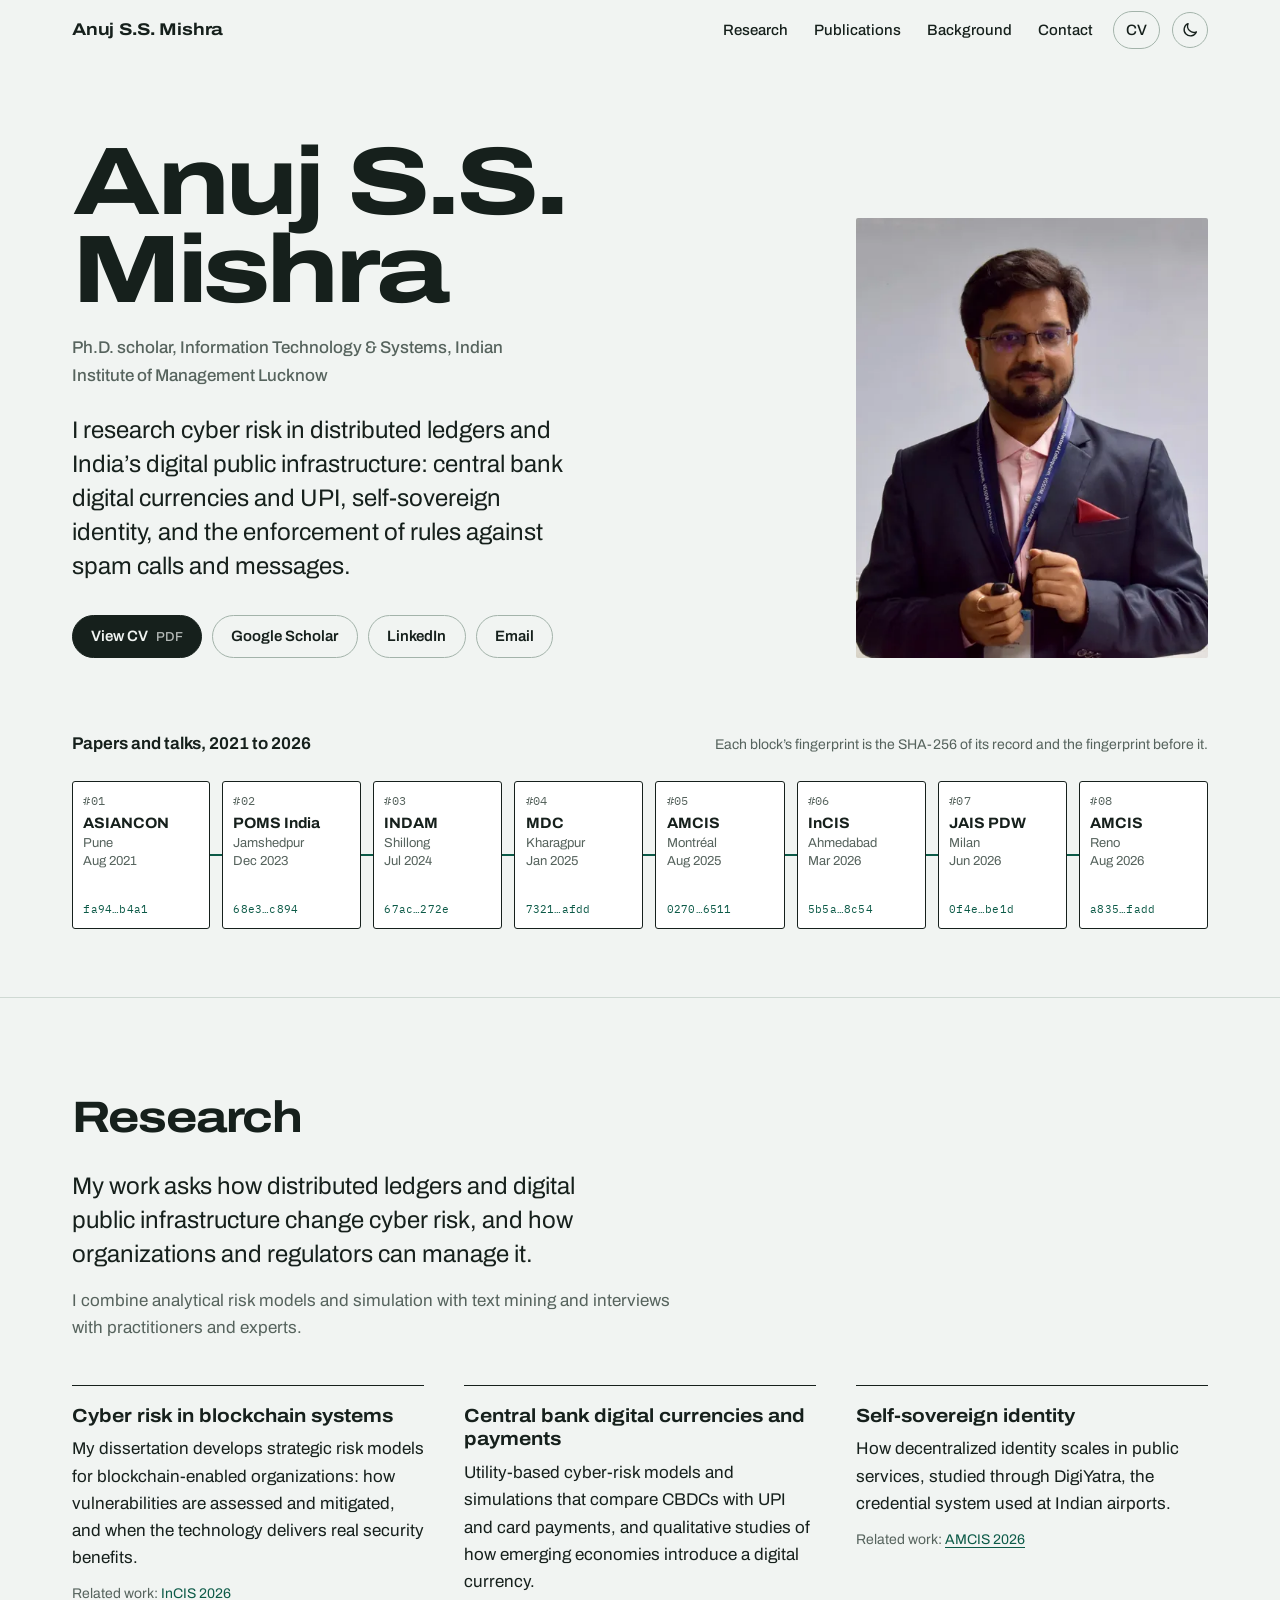
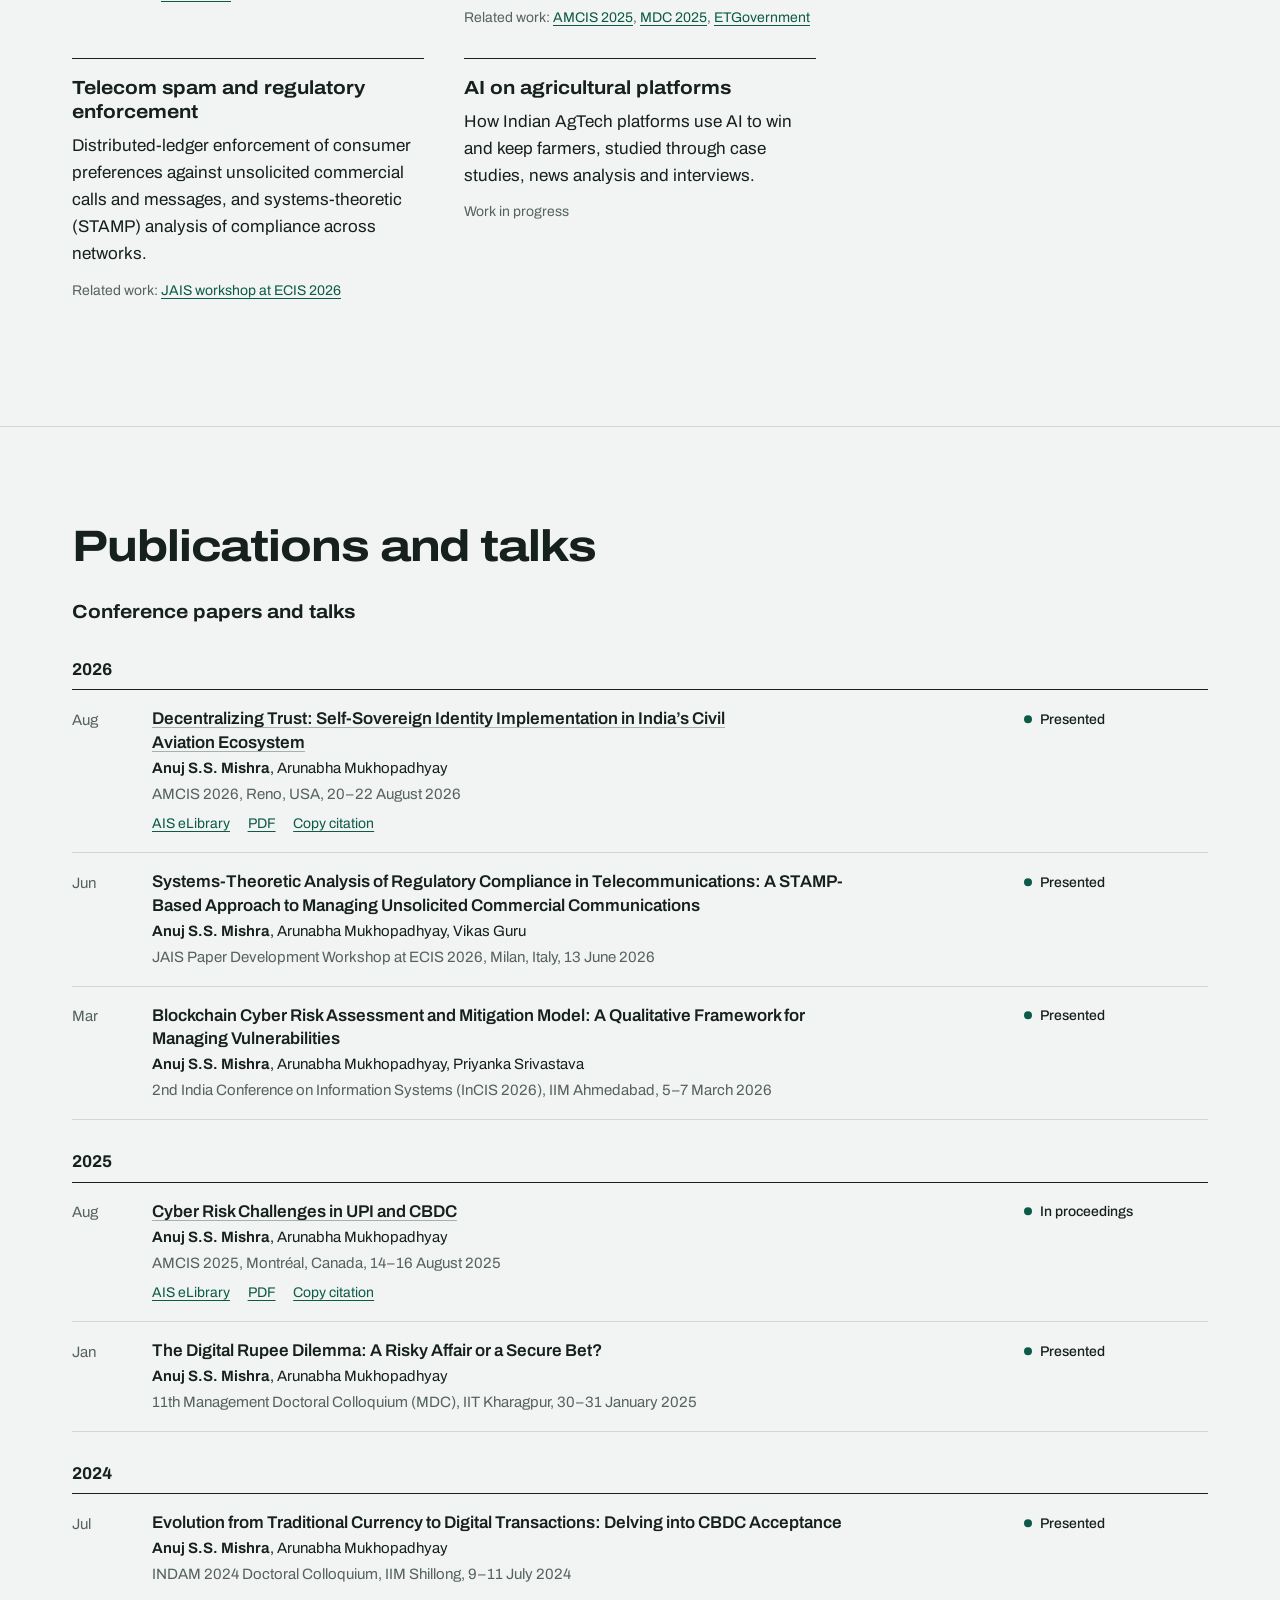
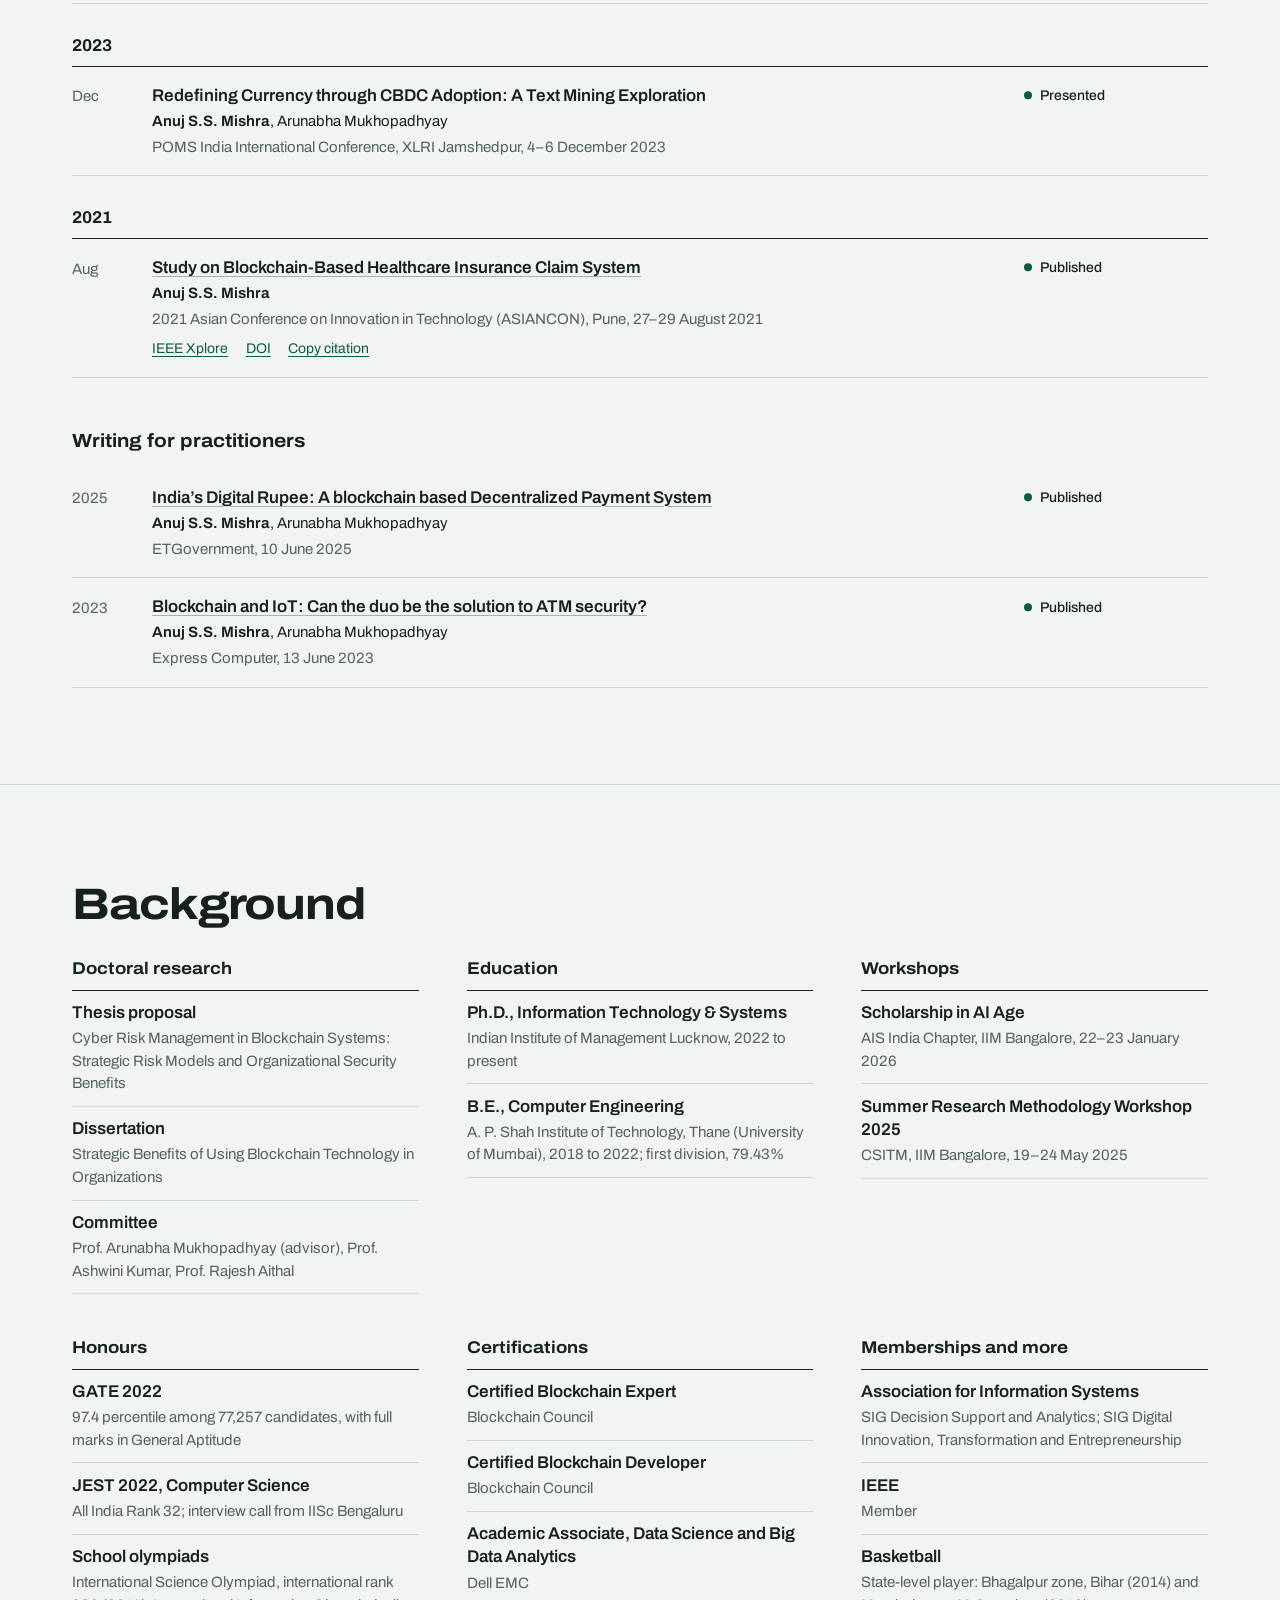
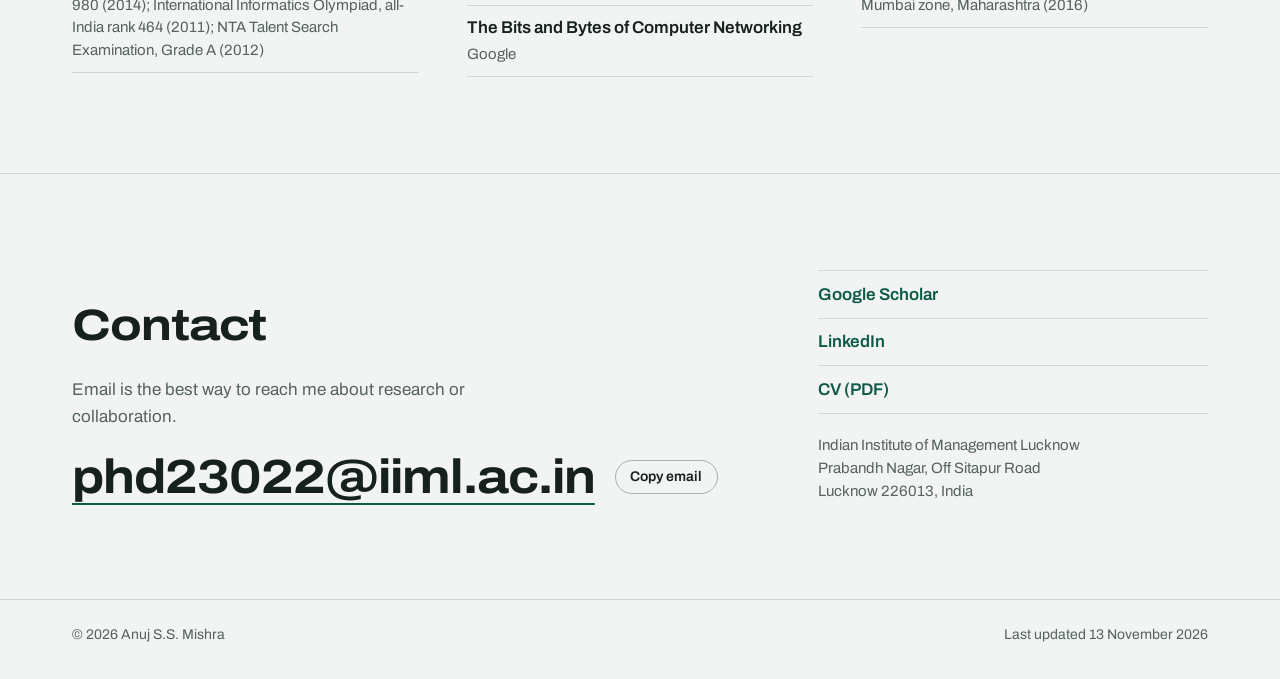
<file: index.html>
<!doctype html>
<html lang="en">
<head>
  <meta charset="utf-8">
  <meta name="viewport" content="width=device-width, initial-scale=1">
  <title>Anuj S.S. Mishra | Information Systems researcher, IIM Lucknow</title>
  <meta name="description" content="Anuj S.S. Mishra is a Ph.D. scholar in Information Technology &amp; Systems at IIM Lucknow, researching cyber risk in blockchain systems, CBDCs and UPI, self-sovereign identity and telecom spam regulation.">
  <meta name="author" content="Anuj S.S. Mishra">
  <link rel="canonical" href="https://anujssmishra.myfanverse.in/">
  <meta name="theme-color" content="#f1f4f2" media="(prefers-color-scheme: light)">
  <meta name="theme-color" content="#0e1513" media="(prefers-color-scheme: dark)">

  <meta property="og:type" content="profile">
  <meta property="og:site_name" content="Anuj S.S. Mishra">
  <meta property="og:title" content="Anuj S.S. Mishra, Ph.D. scholar at IIM Lucknow">
  <meta property="og:description" content="Research on cyber risk in distributed ledgers and India’s digital public infrastructure: CBDCs and UPI, self-sovereign identity, and telecom spam regulation.">
  <meta property="og:url" content="https://anujssmishra.myfanverse.in/">
  <meta property="og:image" content="https://anujssmishra.myfanverse.in/assets/img/og.jpg">
  <meta property="og:image:type" content="image/jpeg">
  <meta property="og:image:width" content="1200">
  <meta property="og:image:height" content="630">
  <meta property="og:image:alt" content="Anuj S.S. Mishra, Ph.D. scholar in Information Technology and Systems at IIM Lucknow">
  <meta property="profile:first_name" content="Anuj">
  <meta property="profile:last_name" content="Mishra">
  <meta name="twitter:card" content="summary_large_image">

  <link rel="icon" href="favicon.svg" type="image/svg+xml">
  <link rel="icon" href="favicon-32.png" sizes="32x32" type="image/png">
  <link rel="apple-touch-icon" href="apple-touch-icon.png">
  <link rel="preload" href="assets/fonts/archivo-var-latin.woff2" as="font" type="font/woff2" crossorigin>
  <link rel="stylesheet" href="assets/css/site.css">
  <script>try{var t=localStorage.getItem("theme");if(t==="dark"||t==="light")document.documentElement.dataset.theme=t}catch(e){}</script>
  <script src="assets/js/site.js" defer></script>
  <script type="application/ld+json">
  {
    "@context": "https://schema.org",
    "@type": "Person",
    "name": "Anuj S.S. Mishra",
    "alternateName": ["Anuj Mishra", "Anuj S S Mishra", "Anuj SS Mishra"],
    "url": "https://anujssmishra.myfanverse.in/",
    "image": "https://anujssmishra.myfanverse.in/assets/img/portrait-800.jpg",
    "jobTitle": "Ph.D. Scholar, Information Technology & Systems",
    "affiliation": {
      "@type": "CollegeOrUniversity",
      "name": "Indian Institute of Management Lucknow",
      "url": "https://www.iiml.ac.in/"
    },
    "alumniOf": {
      "@type": "CollegeOrUniversity",
      "name": "A. P. Shah Institute of Technology, University of Mumbai"
    },
    "email": "mailto:phd23022@iiml.ac.in",
    "knowsAbout": ["Blockchain systems", "Cyber risk management", "Central bank digital currencies", "Digital payments", "Self-sovereign identity", "Digital public infrastructure", "Telecommunications regulation"],
    "memberOf": [
      {"@type": "Organization", "name": "Association for Information Systems"},
      {"@type": "Organization", "name": "IEEE"}
    ],
    "sameAs": [
      "https://www.linkedin.com/in/anujssmishra/",
      "https://scholar.google.co.in/citations?user=l05ZIs0AAAAJ"
    ]
  }
  </script>
</head>
<body>
  <a class="skip" href="#main">Skip to content</a>

  <header class="site-head">
    <div class="wrap head-inner">
      <a class="brand" href="#top">Anuj S.S. Mishra</a>
      <nav class="nav" aria-label="Primary">
        <button class="menu-btn" type="button" aria-expanded="false" aria-controls="nav-list">Menu</button>
        <ul id="nav-list" class="nav-list">
          <li><a href="#research">Research</a></li>
          <li><a href="#publications">Publications</a></li>
          <li><a href="#background">Background</a></li>
          <li><a href="#contact">Contact</a></li>
          <li><a class="nav-cv" href="CV-PhD-ANUJ-SS-MISHRA.pdf">CV</a></li>
        </ul>
      </nav>
      <button class="theme-btn" type="button" aria-label="Switch to dark theme">
        <svg class="icon-moon" viewBox="0 0 24 24" width="18" height="18" aria-hidden="true"><path d="M20.5 14.6A8.5 8.5 0 0 1 9.4 3.5a8.5 8.5 0 1 0 11.1 11.1Z" fill="none" stroke="currentColor" stroke-width="1.8" stroke-linejoin="round"/></svg>
        <svg class="icon-sun" viewBox="0 0 24 24" width="18" height="18" aria-hidden="true"><circle cx="12" cy="12" r="4.2" fill="none" stroke="currentColor" stroke-width="1.8"/><path d="M12 2.5v2.2M12 19.3v2.2M2.5 12h2.2M19.3 12h2.2M5.3 5.3l1.6 1.6M17.1 17.1l1.6 1.6M5.3 18.7l1.6-1.6M17.1 6.9l1.6-1.6" stroke="currentColor" stroke-width="1.8" stroke-linecap="round"/></svg>
      </button>
    </div>
  </header>

  <main id="main">
    <section class="hero" id="top" aria-labelledby="name">
      <div class="wrap hero-grid">
        <div class="hero-text">
          <h1 id="name" class="name">Anuj S.S. Mishra</h1>
          <p class="role">Ph.D. scholar, Information Technology &amp; Systems, Indian Institute of Management Lucknow</p>
          <p class="statement">I research cyber risk in distributed ledgers and India’s digital public infrastructure: central bank digital currencies and UPI, self-sovereign identity, and the enforcement of rules against spam calls and messages.</p>
          <div class="actions">
            <a class="btn btn-primary" href="CV-PhD-ANUJ-SS-MISHRA.pdf">View CV <span class="btn-note">PDF</span></a>
            <a class="btn" href="https://scholar.google.co.in/citations?user=l05ZIs0AAAAJ&amp;hl=en">Google Scholar</a>
            <a class="btn" href="https://www.linkedin.com/in/anujssmishra/">LinkedIn</a>
            <a class="btn" href="mailto:phd23022@iiml.ac.in">Email</a>
          </div>
        </div>
        <figure class="portrait">
          <picture>
            <source type="image/webp" srcset="assets/img/portrait-480.webp 480w, assets/img/portrait-800.webp 800w" sizes="(min-width: 52rem) 22rem, 9rem">
            <img src="assets/img/portrait-800.jpg" width="800" height="1000" alt="Anuj S.S. Mishra presenting at a doctoral colloquium" fetchpriority="high">
          </picture>
        </figure>
      </div>

      <div class="chain-wrap">
        <div class="wrap chain-head">
          <h2 class="chain-title" id="chain-title">Papers and talks, 2021 to 2026</h2>
          <p class="chain-note">Each block’s fingerprint is the SHA-256 of its record and the fingerprint before it.</p>
        </div>
        <div class="chain-scroll">
          <ol class="chain" id="chain" aria-labelledby="chain-title"></ol>
        </div>
      </div>
    </section>

    <section class="section" id="research" aria-labelledby="research-title">
      <div class="wrap">
        <h2 class="section-title" id="research-title">Research</h2>
        <p class="lede">My work asks how distributed ledgers and digital public infrastructure change cyber risk, and how organizations and regulators can manage it.</p>
        <p class="methods">I combine analytical risk models and simulation with text mining and interviews with practitioners and experts.</p>

        <ul class="themes">
          <li class="theme">
            <h3>Cyber risk in blockchain systems</h3>
            <p>My dissertation develops strategic risk models for blockchain-enabled organizations: how vulnerabilities are assessed and mitigated, and when the technology delivers real security benefits.</p>
            <p class="related">Related work: <a href="#p-incis-2026">InCIS 2026</a></p>
          </li>
          <li class="theme">
            <h3>Central bank digital currencies and payments</h3>
            <p>Utility-based cyber-risk models and simulations that compare CBDCs with UPI and card payments, and qualitative studies of how emerging economies introduce a digital currency.</p>
            <p class="related">Related work: <a href="#p-amcis-2025">AMCIS 2025</a>, <a href="#p-mdc-2025">MDC 2025</a>, <a href="#w-etgov">ETGovernment</a></p>
          </li>
          <li class="theme">
            <h3>Self-sovereign identity</h3>
            <p>How decentralized identity scales in public services, studied through DigiYatra, the credential system used at Indian airports.</p>
            <p class="related">Related work: <a href="#p-amcis-2026">AMCIS 2026</a></p>
          </li>
          <li class="theme">
            <h3>Telecom spam and regulatory enforcement</h3>
            <p>Distributed-ledger enforcement of consumer preferences against unsolicited commercial calls and messages, and systems-theoretic (STAMP) analysis of compliance across networks.</p>
            <p class="related">Related work: <a href="#p-ecis-2026">JAIS workshop at ECIS 2026</a></p>
          </li>
          <li class="theme">
            <h3>AI on agricultural platforms</h3>
            <p>How Indian AgTech platforms use AI to win and keep farmers, studied through case studies, news analysis and interviews.</p>
            <p class="related">Work in progress</p>
          </li>
        </ul>
      </div>
    </section>

    <section class="section" id="publications" aria-labelledby="publications-title">
      <div class="wrap">
        <h2 class="section-title" id="publications-title">Publications and talks</h2>

        <h3 class="group-title">Conference papers and talks</h3>

        <h4 class="ledger-year">2026</h4>
        <ol class="ledger">
          <li class="entry" id="p-amcis-2026" data-chain data-date="2026-08-20" data-short="AMCIS" data-place="Reno">
            <p class="entry-date">Aug</p>
            <div class="entry-body">
              <p class="entry-title"><a href="https://aisel.aisnet.org/amcis2026/sig_sec/sig_sec/19">Decentralizing Trust: Self-Sovereign Identity Implementation in India’s Civil Aviation Ecosystem</a></p>
              <p class="entry-authors"><strong>Anuj S.S. Mishra</strong>, Arunabha Mukhopadhyay</p>
              <p class="entry-venue">AMCIS 2026, Reno, USA, 20–22 August 2026</p>
              <p class="entry-links">
                <a href="https://aisel.aisnet.org/amcis2026/sig_sec/sig_sec/19">AIS eLibrary</a>
                <a href="https://aisel.aisnet.org/cgi/viewcontent.cgi?article=1334&amp;context=amcis2026">PDF</a>
                <button class="link-btn" type="button" data-copy="Mishra, A. S. S., &amp; Mukhopadhyay, A. (2026). Decentralizing trust: Self-sovereign identity implementation in India’s civil aviation ecosystem. AMCIS 2026 Proceedings, 19. https://aisel.aisnet.org/amcis2026/sig_sec/sig_sec/19" data-done="Citation copied">Copy citation</button>
              </p>
            </div>
            <p class="entry-status"><span class="dot dot--done" aria-hidden="true"></span>Presented</p>
          </li>
          <li class="entry" id="p-ecis-2026" data-chain data-date="2026-06-13" data-short="JAIS PDW" data-place="Milan">
            <p class="entry-date">Jun</p>
            <div class="entry-body">
              <p class="entry-title">Systems-Theoretic Analysis of Regulatory Compliance in Telecommunications: A STAMP-Based Approach to Managing Unsolicited Commercial Communications</p>
              <p class="entry-authors"><strong>Anuj S.S. Mishra</strong>, Arunabha Mukhopadhyay, Vikas Guru</p>
              <p class="entry-venue">JAIS Paper Development Workshop at ECIS 2026, Milan, Italy, 13 June 2026</p>
            </div>
            <p class="entry-status"><span class="dot dot--done" aria-hidden="true"></span>Presented</p>
          </li>
          <li class="entry" id="p-incis-2026" data-chain data-date="2026-03-05" data-short="InCIS" data-place="Ahmedabad">
            <p class="entry-date">Mar</p>
            <div class="entry-body">
              <p class="entry-title">Blockchain Cyber Risk Assessment and Mitigation Model: A Qualitative Framework for Managing Vulnerabilities</p>
              <p class="entry-authors"><strong>Anuj S.S. Mishra</strong>, Arunabha Mukhopadhyay, Priyanka Srivastava</p>
              <p class="entry-venue">2nd India Conference on Information Systems (InCIS 2026), IIM Ahmedabad, 5–7 March 2026</p>
            </div>
            <p class="entry-status"><span class="dot dot--done" aria-hidden="true"></span>Presented</p>
          </li>
        </ol>

        <h4 class="ledger-year">2025</h4>
        <ol class="ledger">
          <li class="entry" id="p-amcis-2025" data-chain data-date="2025-08-14" data-short="AMCIS" data-place="Montréal">
            <p class="entry-date">Aug</p>
            <div class="entry-body">
              <p class="entry-title"><a href="https://aisel.aisnet.org/amcis2025/sig_sec/sig_sec/34">Cyber Risk Challenges in UPI and CBDC</a></p>
              <p class="entry-authors"><strong>Anuj S.S. Mishra</strong>, Arunabha Mukhopadhyay</p>
              <p class="entry-venue">AMCIS 2025, Montréal, Canada, 14–16 August 2025</p>
              <p class="entry-links">
                <a href="https://aisel.aisnet.org/amcis2025/sig_sec/sig_sec/34">AIS eLibrary</a>
                <a href="https://aisel.aisnet.org/cgi/viewcontent.cgi?article=1527&amp;context=amcis2025">PDF</a>
                <button class="link-btn" type="button" data-copy="Mishra, A. S. S., &amp; Mukhopadhyay, A. (2025). Cyber risk challenges in UPI and CBDC. AMCIS 2025 Proceedings, 34. https://aisel.aisnet.org/amcis2025/sig_sec/sig_sec/34" data-done="Citation copied">Copy citation</button>
              </p>
            </div>
            <p class="entry-status"><span class="dot dot--done" aria-hidden="true"></span>In proceedings</p>
          </li>
          <li class="entry" id="p-mdc-2025" data-chain data-date="2025-01-30" data-short="MDC" data-place="Kharagpur">
            <p class="entry-date">Jan</p>
            <div class="entry-body">
              <p class="entry-title">The Digital Rupee Dilemma: A Risky Affair or a Secure Bet?</p>
              <p class="entry-authors"><strong>Anuj S.S. Mishra</strong>, Arunabha Mukhopadhyay</p>
              <p class="entry-venue">11th Management Doctoral Colloquium (MDC), IIT Kharagpur, 30–31 January 2025</p>
            </div>
            <p class="entry-status"><span class="dot dot--done" aria-hidden="true"></span>Presented</p>
          </li>
        </ol>

        <h4 class="ledger-year">2024</h4>
        <ol class="ledger">
          <li class="entry" id="p-indam-2024" data-chain data-date="2024-07-09" data-short="INDAM" data-place="Shillong">
            <p class="entry-date">Jul</p>
            <div class="entry-body">
              <p class="entry-title">Evolution from Traditional Currency to Digital Transactions: Delving into CBDC Acceptance</p>
              <p class="entry-authors"><strong>Anuj S.S. Mishra</strong>, Arunabha Mukhopadhyay</p>
              <p class="entry-venue">INDAM 2024 Doctoral Colloquium, IIM Shillong, 9–11 July 2024</p>
            </div>
            <p class="entry-status"><span class="dot dot--done" aria-hidden="true"></span>Presented</p>
          </li>
        </ol>

        <h4 class="ledger-year">2023</h4>
        <ol class="ledger">
          <li class="entry" id="p-poms-2023" data-chain data-date="2023-12-04" data-short="POMS India" data-place="Jamshedpur">
            <p class="entry-date">Dec</p>
            <div class="entry-body">
              <p class="entry-title">Redefining Currency through CBDC Adoption: A Text Mining Exploration</p>
              <p class="entry-authors"><strong>Anuj S.S. Mishra</strong>, Arunabha Mukhopadhyay</p>
              <p class="entry-venue">POMS India International Conference, XLRI Jamshedpur, 4–6 December 2023</p>
            </div>
            <p class="entry-status"><span class="dot dot--done" aria-hidden="true"></span>Presented</p>
          </li>
        </ol>

        <h4 class="ledger-year">2021</h4>
        <ol class="ledger">
          <li class="entry" id="p-asiancon-2021" data-chain data-date="2021-08-27" data-short="ASIANCON" data-place="Pune">
            <p class="entry-date">Aug</p>
            <div class="entry-body">
              <p class="entry-title"><a href="https://ieeexplore.ieee.org/document/9544892">Study on Blockchain-Based Healthcare Insurance Claim System</a></p>
              <p class="entry-authors"><strong>Anuj S.S. Mishra</strong></p>
              <p class="entry-venue">2021 Asian Conference on Innovation in Technology (ASIANCON), Pune, 27–29 August 2021</p>
              <p class="entry-links">
                <a href="https://ieeexplore.ieee.org/document/9544892">IEEE Xplore</a>
                <a href="https://doi.org/10.1109/ASIANCON51346.2021.9544892">DOI</a>
                <button class="link-btn" type="button" data-copy="Mishra, A. S. S. (2021). Study on blockchain-based healthcare insurance claim system. In 2021 Asian Conference on Innovation in Technology (ASIANCON). IEEE. https://doi.org/10.1109/ASIANCON51346.2021.9544892" data-done="Citation copied">Copy citation</button>
              </p>
            </div>
            <p class="entry-status"><span class="dot dot--done" aria-hidden="true"></span>Published</p>
          </li>
        </ol>

        <h3 class="group-title">Writing for practitioners</h3>
        <ol class="ledger">
          <li class="entry" id="w-etgov">
            <p class="entry-date">2025</p>
            <div class="entry-body">
              <p class="entry-title"><a href="https://government.economictimes.indiatimes.com/blog/revolutionizing-payments-the-impact-of-indias-digital-rupee-on-the-future-of-transactions/121746874">India’s Digital Rupee: A blockchain based Decentralized Payment System</a></p>
              <p class="entry-authors"><strong>Anuj S.S. Mishra</strong>, Arunabha Mukhopadhyay</p>
              <p class="entry-venue">ETGovernment, 10 June 2025</p>
            </div>
            <p class="entry-status"><span class="dot dot--done" aria-hidden="true"></span>Published</p>
          </li>
          <li class="entry" id="w-expresscomputer">
            <p class="entry-date">2023</p>
            <div class="entry-body">
              <p class="entry-title"><a href="https://www.expresscomputer.in/guest-blogs/blockchain-and-iot-can-the-duo-be-the-solution-to-atm-security/99452/">Blockchain and IoT: Can the duo be the solution to ATM security?</a></p>
              <p class="entry-authors"><strong>Anuj S.S. Mishra</strong>, Arunabha Mukhopadhyay</p>
              <p class="entry-venue">Express Computer, 13 June 2023</p>
            </div>
            <p class="entry-status"><span class="dot dot--done" aria-hidden="true"></span>Published</p>
          </li>
        </ol>
      </div>
    </section>

    <section class="section" id="background" aria-labelledby="background-title">
      <div class="wrap">
        <h2 class="section-title" id="background-title">Background</h2>
        <div class="bg-grid">
          <div class="bg-block">
            <h3>Doctoral research</h3>
            <ul class="bg-list">
              <li><span class="k">Thesis proposal</span><span class="v">Cyber Risk Management in Blockchain Systems: Strategic Risk Models and Organizational Security Benefits</span></li>
              <li><span class="k">Dissertation</span><span class="v">Strategic Benefits of Using Blockchain Technology in Organizations</span></li>
              <li><span class="k">Committee</span><span class="v">Prof. Arunabha Mukhopadhyay (advisor), Prof. Ashwini Kumar, Prof. Rajesh Aithal</span></li>
            </ul>
          </div>
          <div class="bg-block">
            <h3>Education</h3>
            <ul class="bg-list">
              <li><span class="k">Ph.D., Information Technology &amp; Systems</span><span class="v">Indian Institute of Management Lucknow, 2022 to present</span></li>
              <li><span class="k">B.E., Computer Engineering</span><span class="v">A. P. Shah Institute of Technology, Thane (University of Mumbai), 2018 to 2022; first division, 79.43%</span></li>
            </ul>
          </div>
          <div class="bg-block">
            <h3>Workshops</h3>
            <ul class="bg-list">
              <li><span class="k">Scholarship in AI Age</span><span class="v">AIS India Chapter, IIM Bangalore, 22–23 January 2026</span></li>
              <li><span class="k">Summer Research Methodology Workshop 2025</span><span class="v">CSITM, IIM Bangalore, 19–24 May 2025</span></li>
            </ul>
          </div>
          <div class="bg-block">
            <h3>Honours</h3>
            <ul class="bg-list">
              <li><span class="k">GATE 2022</span><span class="v">97.4 percentile among 77,257 candidates, with full marks in General Aptitude</span></li>
              <li><span class="k">JEST 2022, Computer Science</span><span class="v">All India Rank 32; interview call from IISc Bengaluru</span></li>
              <li><span class="k">School olympiads</span><span class="v">International Science Olympiad, international rank 980 (2014); International Informatics Olympiad, all-India rank 464 (2011); NTA Talent Search Examination, Grade A (2012)</span></li>
            </ul>
          </div>
          <div class="bg-block">
            <h3>Certifications</h3>
            <ul class="bg-list">
              <li><span class="k">Certified Blockchain Expert</span><span class="v">Blockchain Council</span></li>
              <li><span class="k">Certified Blockchain Developer</span><span class="v">Blockchain Council</span></li>
              <li><span class="k">Academic Associate, Data Science and Big Data Analytics</span><span class="v">Dell EMC</span></li>
              <li><span class="k">The Bits and Bytes of Computer Networking</span><span class="v">Google</span></li>
            </ul>
          </div>
          <div class="bg-block">
            <h3>Memberships and more</h3>
            <ul class="bg-list">
              <li><span class="k">Association for Information Systems</span><span class="v">SIG Decision Support and Analytics; SIG Digital Innovation, Transformation and Entrepreneurship</span></li>
              <li><span class="k">IEEE</span><span class="v">Member</span></li>
              <li><span class="k">Basketball</span><span class="v">State-level player: Bhagalpur zone, Bihar (2014) and Mumbai zone, Maharashtra (2016)</span></li>
            </ul>
          </div>
        </div>
      </div>
    </section>

    <section class="section section--last" id="contact" aria-labelledby="contact-title">
      <div class="wrap contact-grid">
        <div>
          <h2 class="section-title" id="contact-title">Contact</h2>
          <p class="contact-lede">Email is the best way to reach me about research or collaboration.</p>
          <p class="email-line">
            <a class="email" href="mailto:phd23022@iiml.ac.in">phd23022@iiml.ac.in</a>
            <button class="btn btn-small" type="button" data-copy="phd23022@iiml.ac.in" data-done="Email copied">Copy email</button>
          </p>
        </div>
        <div class="contact-side">
          <ul class="contact-links">
            <li><a href="https://scholar.google.co.in/citations?user=l05ZIs0AAAAJ&amp;hl=en">Google Scholar</a></li>
            <li><a href="https://www.linkedin.com/in/anujssmishra/">LinkedIn</a></li>
            <li><a href="CV-PhD-ANUJ-SS-MISHRA.pdf">CV (PDF)</a></li>
          </ul>
          <address>
            Indian Institute of Management Lucknow<br>
            Prabandh Nagar, Off Sitapur Road<br>
            Lucknow 226013, India
          </address>
        </div>
      </div>
    </section>
  </main>

  <footer class="site-foot">
    <div class="wrap foot-inner">
      <p>© 2026 Anuj S.S. Mishra</p>
      <p>Last updated 13 November 2026</p>
    </div>
  </footer>

  <p class="sr-only" aria-live="polite" id="live"></p>
</body>
</html>
</file>
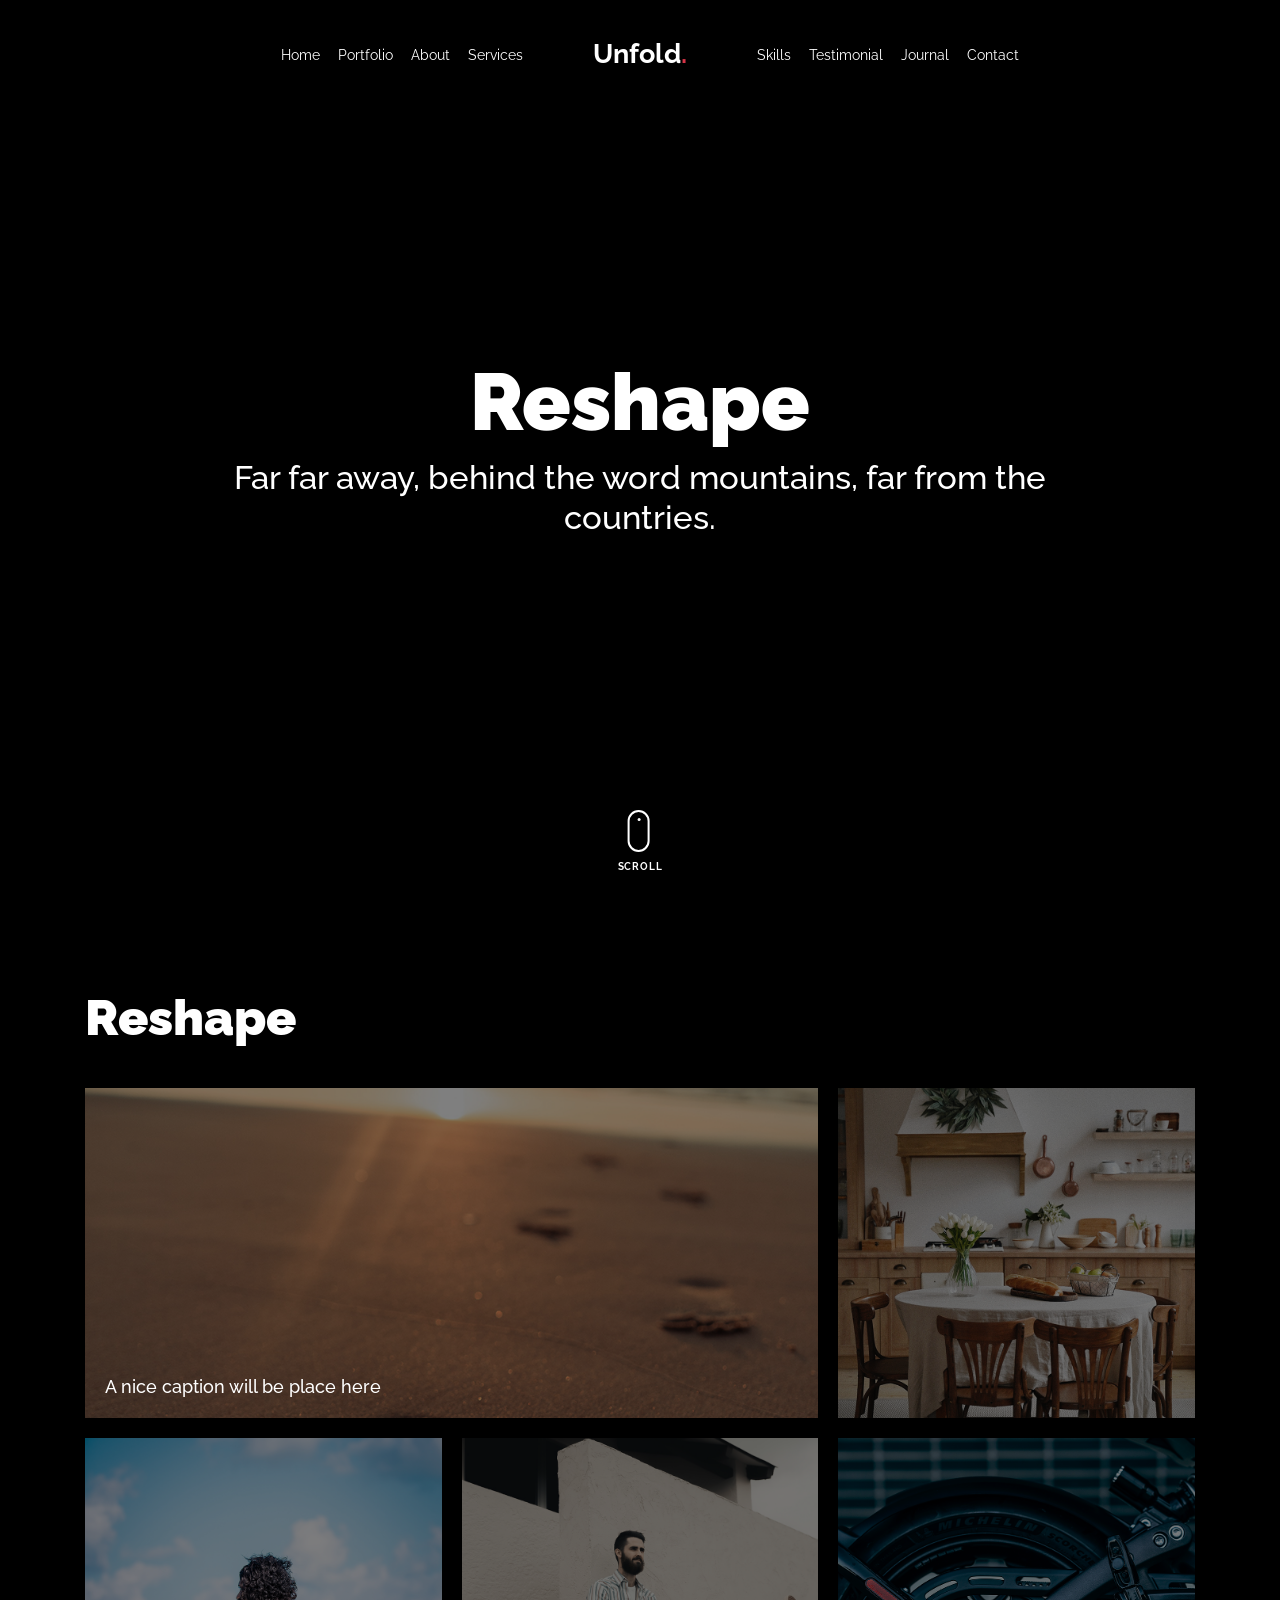
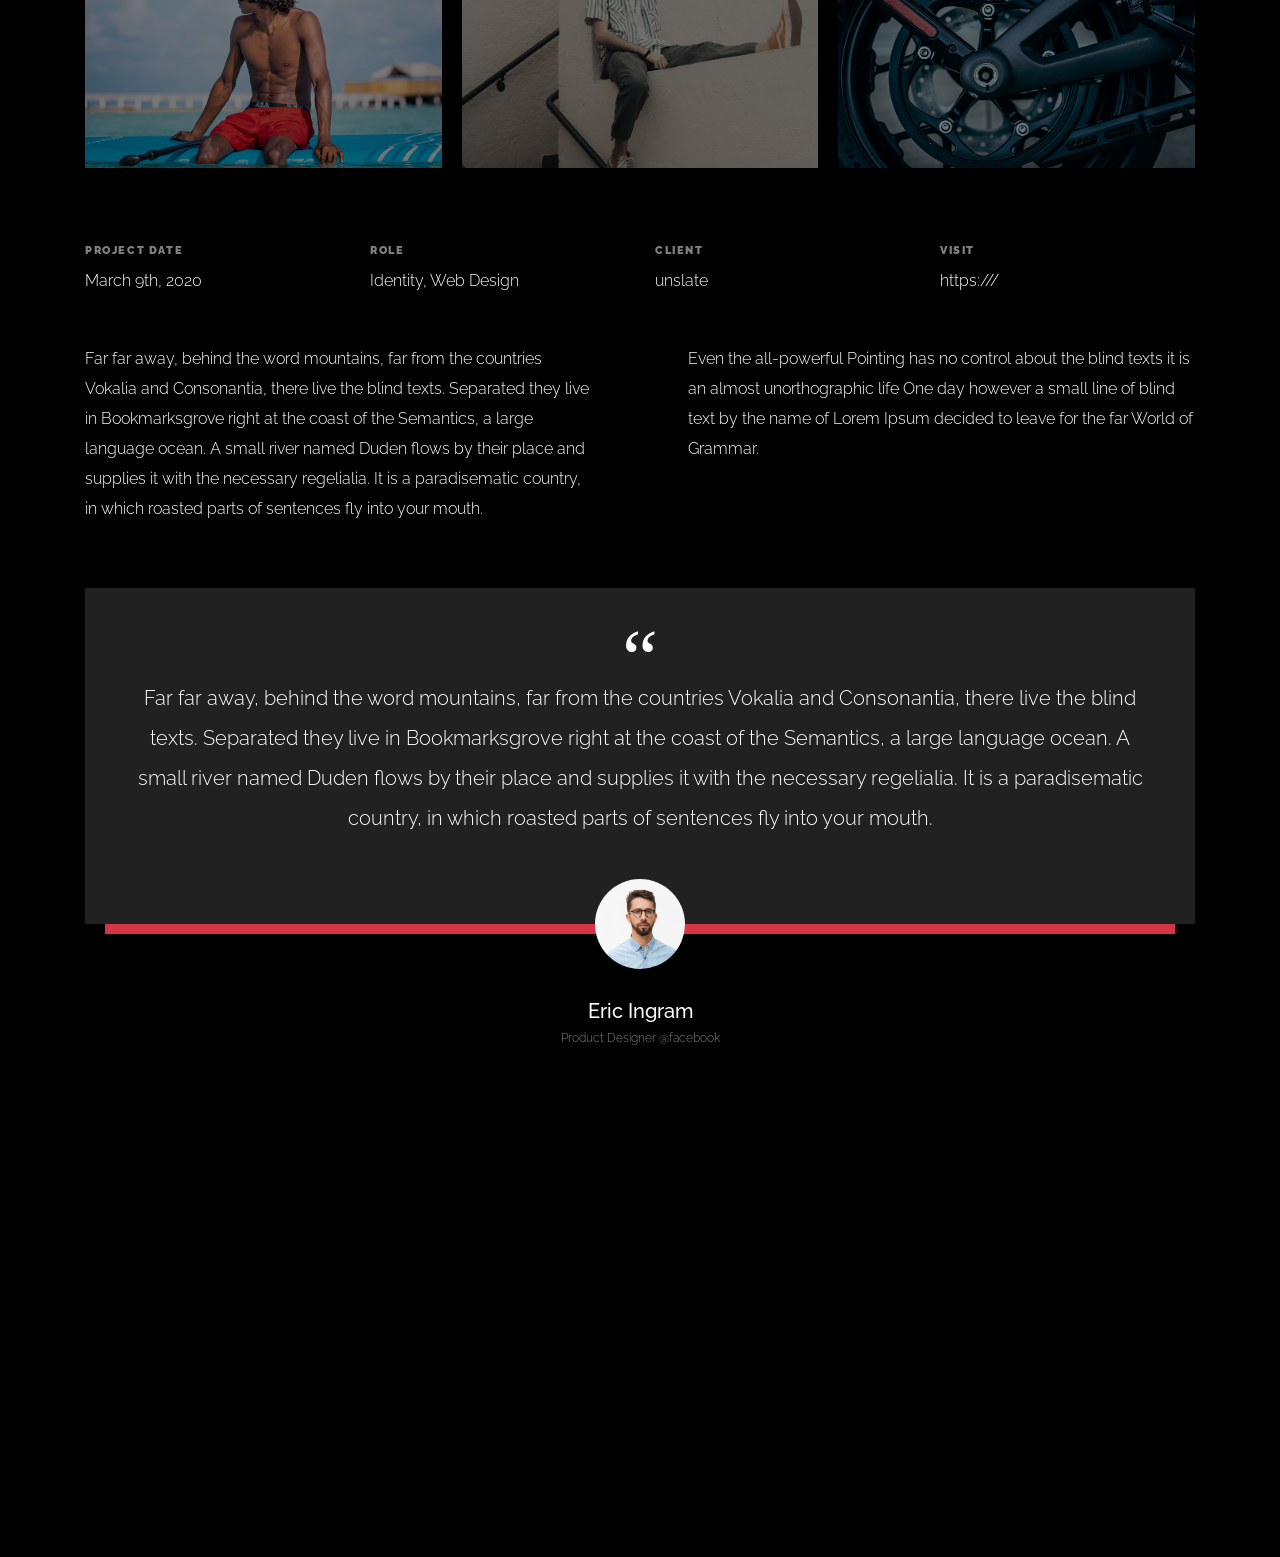
<file: portfolio-single-2.html>
<!doctype html>
<html lang="en">

<head>
  <title>Unfold &mdash; A onepage portfolio HTML template by Colorlib</title>
  <meta charset="utf-8">
  <meta name="viewport" content="width=device-width, initial-scale=1, shrink-to-fit=no">
  
  <meta name="description" content="">
  <meta name="keywords" content="html, css, javascript, jquery">
  <meta name="author" content="">

  <link rel="stylesheet" href="css/vendor/icomoon/style.css">
  <link rel="stylesheet" href="css/vendor/owl.carousel.min.css">
  <link rel="stylesheet" href="css/vendor/aos.css">
  <link rel="stylesheet" href="css/vendor/animate.min.css">
  <link rel="stylesheet" href="css/vendor/bootstrap.min.css">
  <link rel="stylesheet" href="css/vendor/jquery.fancybox.min.css">

  <!-- Theme Style -->
  <link rel="stylesheet" href="css/style.css">

</head>

<body data-spy="scroll" data-target=".site-nav-target" data-offset="200">

  <nav class="unslate_co--site-mobile-menu">
    <div class="close-wrap d-flex">
      <a href="#" class="d-flex ml-auto js-menu-toggle">
        <span class="close-label">Close</span>
        <div class="close-times">
          <span class="bar1"></span>
          <span class="bar2"></span>
        </div>
      </a>
    </div>
    <div class="site-mobile-inner"></div>
  </nav>

  <div class="unslate_co--site-wrap">

    <div class="unslate_co--site-inner">

      <nav class="unslate_co--site-nav site-nav-target">

        <div class="container">

          <div class="row align-items-center justify-content-between text-left">
            <div class="col-md-5 text-right">
              <ul class="site-nav-ul js-clone-nav text-left d-none d-lg-inline-block">
                <li class="has-children">
                  <a href="index.html#home-section" class="nav-link">Home</a>
                  <ul class="dropdown">
                    <li>
                      <a href="index.html">Hero Image BG</a>
                    </li>
                    <li>
                      <a href="index-video.html">Video BG</a>
                    </li>
                    <li>
                      <a href="index-hero-slider.html">Hero Slider</a>
                    </li>
                    <li>
                      <a href="index-sidebar-menu.html">Sidebar Menu</a>
                    </li>
                    <li>
                      <a href="index-right-menu.html">Right Menu</a>
                    </li>
                  </ul>
                </li>
                <li><a href="index.html#portfolio-section" class="nav-link">Portfolio</a></li>
                <li><a href="index.html#about-section" class="nav-link">About</a></li>
                <li><a href="index.html#services-section" class="nav-link">Services</a></li>
              </ul>
            </div>
            <div class="site-logo pos-absolute">
              <a href="index.html" class="unslate_co--site-logo">Unfold<span>.</span></a>
            </div>
            <div class="col-md-5 text-right text-lg-left">
              <ul class="site-nav-ul js-clone-nav text-left d-none d-lg-inline-block">
                <li><a href="index.html#skills-section" class="nav-link">Skills</a></li>
                <li><a href="index.html#testimonial-section" class="nav-link">Testimonial</a></li>
                <li><a href="index.html#journal-section" class="nav-link">Journal</a></li>
                <li><a href="index.html#contact-section" class="nav-link">Contact</a></li>
              </ul>

              <ul class="site-nav-ul-none-onepage text-right d-inline-block d-lg-none">
                <li><a href="#" class="js-menu-toggle">Menu</a></li>
              </ul>

            </div>
          </div>
        </div>

      </nav>
      <!-- END nav -->

      <div class="cover-v1 gradient-bottom-black jarallax">
        <div class="container">
          <div class="row align-items-center">

            <div class="col-md-10 mx-auto text-center">
              <h1 class="heading" data-aos="fade-up">Reshape</h1>
              <h2 class="subheading" data-aos="fade-up" data-aos-delay="100">Far far away, behind the word mountains, far from the countries.</h2>
            </div>

          </div>
        </div>

        <!-- dov -->
        <a href="#portfolio-single-section" class="mouse-wrap smoothscroll">
          <span class="mouse">
            <span class="scroll"></span>
          </span>
          <span class="mouse-label">Scroll</span>
        </a>

      </div>
      <!-- END .cover-v1 -->

      <div class="container">
        <div class="portfolio-single-wrap unslate_co--section" id="portfolio-single-section">
          <div class="portfolio-single-inner">
            <h2 class="heading-portfolio-single-h2">Reshape</h2>

            <div class="row gutter-v4 align-items-stretch mb-5">
              <div class="col-sm-6 col-md-6 col-lg-8 blog-post-entry">

                <a href="images/post_1.jpg" class="grid-item blog-item w-100 h-100" data-fancybox="gal" data-caption="A nice caption will be place here">
                  <div class="overlay">
                    <div class="portfolio-item-content">
                      <h3>A nice caption will be place here</h3>
                    </div>
                  </div>
                  <img src="images/post_1.jpg" class="lazyload" alt="Image" />
                </a>

              </div>
              <div class="col-sm-6 col-md-6 col-lg-4 blog-post-entry">
                <a href="images/post_2.jpg" class="grid-item blog-item w-100 h-100" data-fancybox="gal">
                  <div class="overlay"></div>
                  <img src="images/post_2.jpg" class="lazyload" alt="Image" />
                </a>
              </div>

              <div class="col-sm-6 col-md-6 col-lg-4 blog-post-entry">

                <a href="images/post_3.jpg" class="grid-item blog-item w-100 h-100" data-fancybox="gal">
                  <div class="overlay"></div>
                  <img src="images/post_3.jpg" class="lazyload" alt="Image" />
                </a>

              </div>
              <div class="col-sm-6 col-md-6 col-lg-4 blog-post-entry">
                <a href="images/post_4.jpg" class="grid-item blog-item w-100 h-100" data-fancybox="gal">
                  <div class="overlay"></div>
                  <img src="images/post_4.jpg" class="lazyload" alt="Image" />
                </a>
              </div>

              <div class="col-sm-6 col-md-6 col-lg-4 blog-post-entry">
                <a href="images/post_5.jpg" class="grid-item blog-item w-100 h-100" data-fancybox="gal">
                  <div class="overlay"></div>
                  <img src="images/post_5.jpg" class="lazyload" alt="Image" />
                </a>
              </div>

            </div>

            <div class="row justify-content-between mb-5">
              <div class="col-12 mb-5">
                <div class="row">
                  <div class="col-sm-6 col-md-6 col-lg-3">
                    <div class="detail-v1">
                      <span class="detail-label">Project Date</span>
                      <span class="detail-val">March 9th, 2020</span>
                    </div>
                  </div>
                  <div class="col-sm-6 col-md-6 col-lg-3">
                    <div class="detail-v1">
                      <span class="detail-label">Role</span>
                      <span class="detail-val"><a href="#">Identity</a>, <a href="#">Web Design</a></span>
                    </div>
                  </div>
                  <div class="col-sm-6 col-md-6 col-lg-3">
                    <div class="detail-v1">
                      <span class="detail-label">Client</span>
                      <span class="detail-val">unslate</span>
                    </div>
                  </div>
                  <div class="col-sm-6 col-md-6 col-lg-3">
                    <div class="detail-v1">
                      <span class="detail-label">Visit</span>
                      <span class="detail-val"><a href="#">https:///</a></span>
                    </div>
                  </div>
                </div>
              </div>
              <div class="col-md-6 pr-md-5">
                <p>Far far away, behind the word mountains, far from the countries Vokalia and Consonantia, there live the blind texts. Separated they live in Bookmarksgrove right at the coast of the Semantics, a large language ocean. A small river named Duden flows by their place and supplies it with the necessary regelialia. It is a paradisematic country, in which roasted parts of sentences fly into your mouth.</p>
              </div>
              <div class="col-md-6 pl-md-5">
                <p>Even the all-powerful Pointing has no control about the blind texts it is an almost unorthographic life One day however a small line of blind text by the name of Lorem Ipsum decided to leave for the far World of Grammar.</p>
              </div>
            </div>

            <div class="row justify-content-center mb-5">
              <div class="col-md-12">
                <div class="testimonial-v1">
                  <div class="testimonial-inner-bg">
                    <span class="quote">&ldquo;</span>
                    <blockquote>
                      Far far away, behind the word mountains, far from the countries Vokalia and Consonantia, there live the blind texts. Separated they live in Bookmarksgrove right at the coast of the Semantics, a large language ocean. A small river named Duden flows by their place and supplies it with the necessary regelialia. It is a paradisematic country, in which roasted parts of sentences fly into your mouth.
                    </blockquote>
                  </div>

                  <div class="testimonial-author-info">
                    <img src="images/person_man_1.jpg" alt="Image">
                    <h3>Eric Ingram</h3>
                    <span class="d-block position">Product Designer @facebook</span>
                  </div>

                </div>
              </div>
            </div>

          
          </div>
        </div>
      </div>
    </div> 

    <footer class="unslate_co--footer unslate_co--section">
      <div class="container">
        <div class="row justify-content-center">
          <div class="col-md-7">

            <div class="footer-site-logo"><a href="#">Unfold<span>.</span></a></div>

            <ul class="footer-site-social">
              <li><a href="#">Facebook</a></li>
              <li><a href="#">Twitter</a></li>
              <li><a href="#">Instagram</a></li>
              <li><a href="#">Dribbble</a></li>
              <li><a href="#">Behance</a></li>
            </ul>

            <p class="site-copyright">
                
                <!-- Link back to Colorlib can't be removed. Template is licensed under CC BY 3.0. -->
                Copyright &copy;
                <script>
                  document.write(new Date().getFullYear());
                </script> All rights reserved | This template is made with <i class="icon-heart"
                  aria-hidden="true"></i> by <a href="https://colorlib.com" target="_blank">Colorlib</a>
                <!-- Link back to Colorlib can't be removed. Template is licensed under CC BY 3.0. -->
              
              </p>

          </div>
        </div>
      </div>
    </footer>

  </div>

  <!-- Loader -->
  <div id="unslate_co--overlayer"></div>
  <div class="site-loader-wrap">
    <div class="site-loader"></div>
  </div>

  <script src="js/scripts-dist.js"></script>
  <script src="js/main.js"></script>

</body>

</html>
</file>
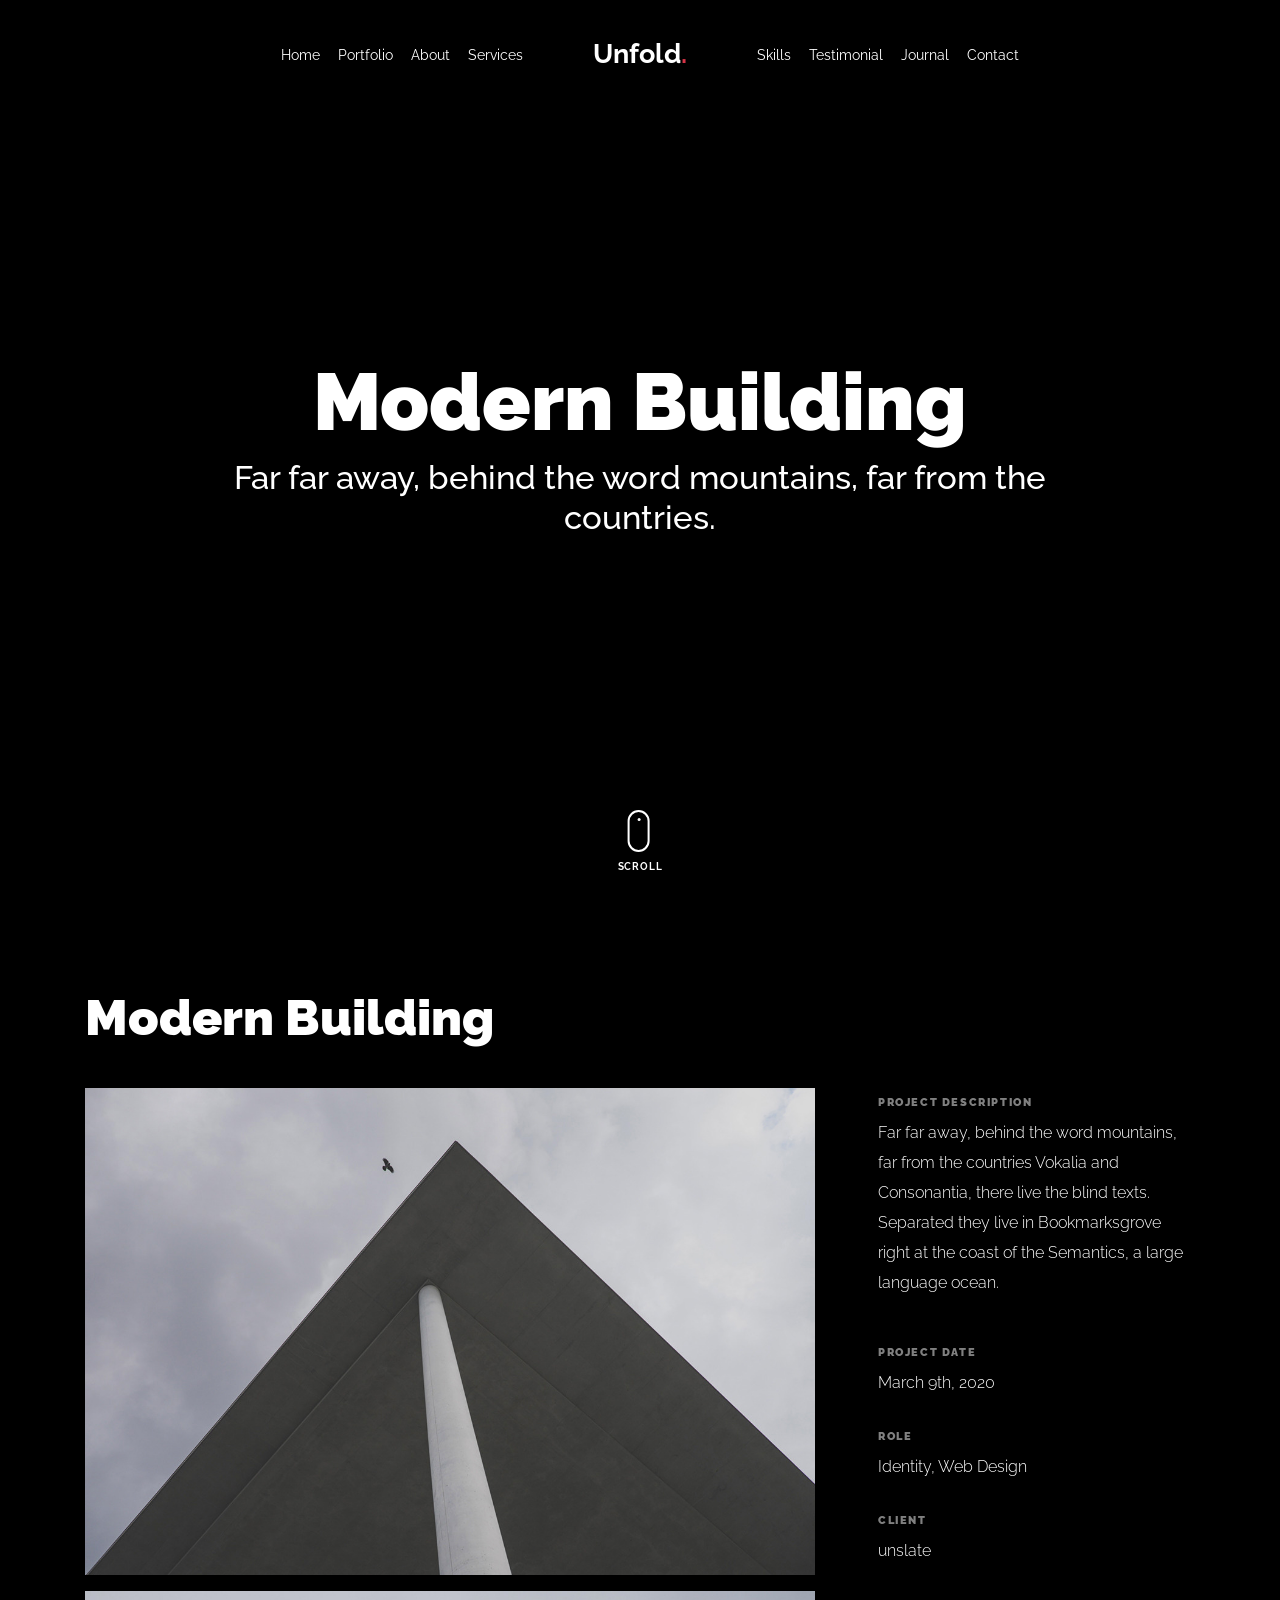
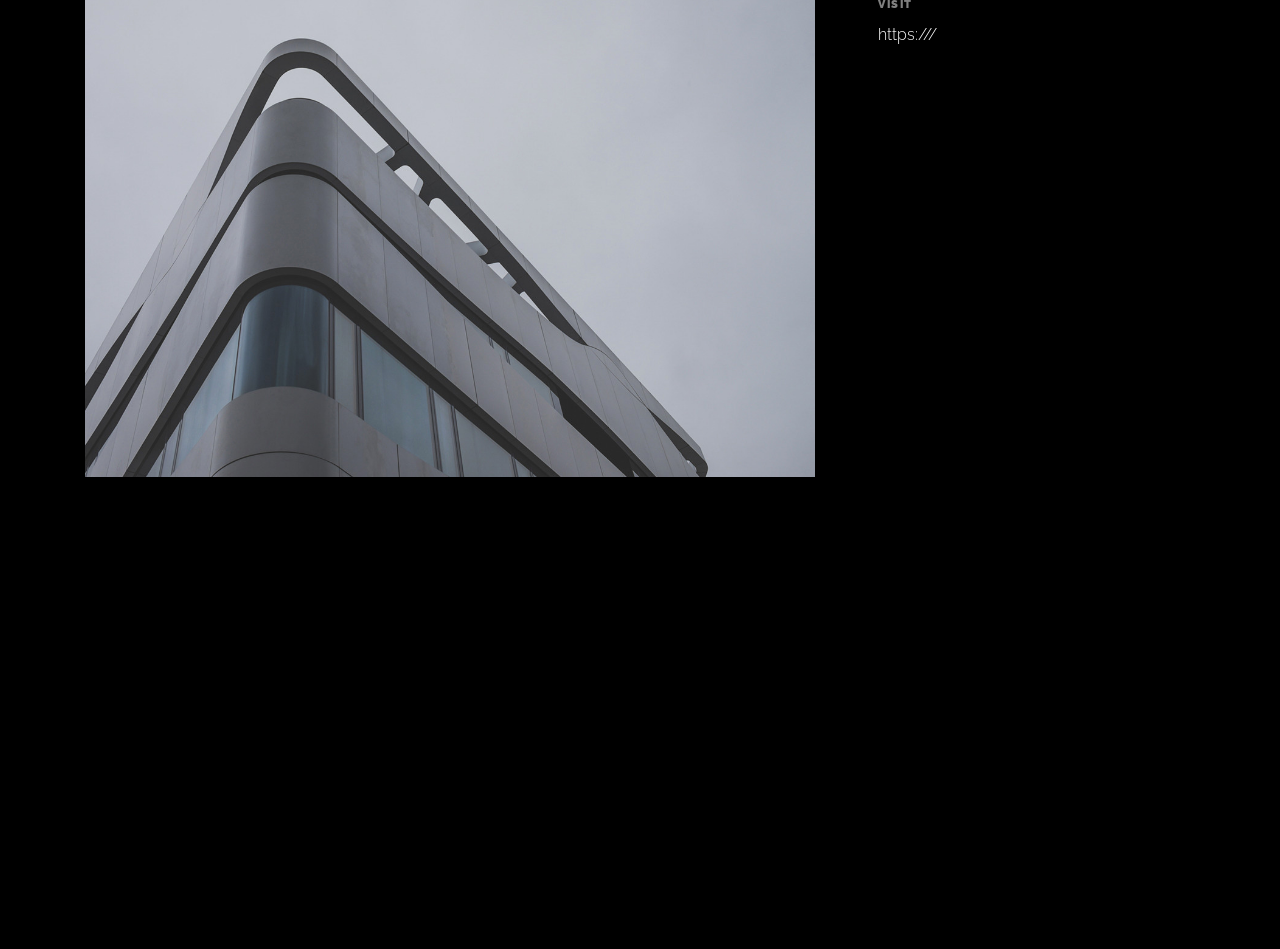
<file: portfolio-single-4.html>
<!doctype html>
<html lang="en">

<head>
  <title>Unfold &mdash; A onepage portfolio HTML template by Colorlib</title>
  <meta charset="utf-8">
  <meta name="viewport" content="width=device-width, initial-scale=1, shrink-to-fit=no">
  
  <meta name="description" content="">
  <meta name="keywords" content="html, css, javascript, jquery">
  <meta name="author" content="">

  <link rel="stylesheet" href="css/vendor/icomoon/style.css">
  <link rel="stylesheet" href="css/vendor/owl.carousel.min.css">
  <link rel="stylesheet" href="css/vendor/aos.css">
  <link rel="stylesheet" href="css/vendor/animate.min.css">
  <link rel="stylesheet" href="css/vendor/bootstrap.min.css">
  <link rel="stylesheet" href="css/vendor/jquery.fancybox.min.css">

  <!-- Theme Style -->
  <link rel="stylesheet" href="css/style.css">

</head>

<body data-spy="scroll" data-target=".site-nav-target" data-offset="200">

  <nav class="unslate_co--site-mobile-menu">
    <div class="close-wrap d-flex">
      <a href="#" class="d-flex ml-auto js-menu-toggle">
        <span class="close-label">Close</span>
        <div class="close-times">
          <span class="bar1"></span>
          <span class="bar2"></span>
        </div>
      </a>
    </div>
    <div class="site-mobile-inner"></div>
  </nav>

  <div class="unslate_co--site-wrap">

    <div class="unslate_co--site-inner">

      <nav class="unslate_co--site-nav site-nav-target">

        <div class="container">

          <div class="row align-items-center justify-content-between text-left">
            <div class="col-md-5 text-right">
              <ul class="site-nav-ul js-clone-nav text-left d-none d-lg-inline-block">
                <li class="has-children">
                  <a href="index.html#home-section" class="nav-link">Home</a>
                  <ul class="dropdown">
                    <li>
                      <a href="index.html">Hero Image BG</a>
                    </li>
                    <li>
                      <a href="index-video.html">Video BG</a>
                    </li>
                    <li>
                      <a href="index-hero-slider.html">Hero Slider</a>
                    </li>
                    <li>
                      <a href="index-sidebar-menu.html">Sidebar Menu</a>
                    </li>
                    <li>
                      <a href="index-right-menu.html">Right Menu</a>
                    </li>
                  </ul>
                </li>
                <li><a href="index.html#portfolio-section" class="nav-link">Portfolio</a></li>
                <li><a href="index.html#about-section" class="nav-link">About</a></li>
                <li><a href="index.html#services-section" class="nav-link">Services</a></li>
              </ul>
            </div>
            <div class="site-logo pos-absolute">
              <a href="index.html" class="unslate_co--site-logo">Unfold<span>.</span></a>
            </div>
            <div class="col-md-5 text-right text-lg-left">
              <ul class="site-nav-ul js-clone-nav text-left d-none d-lg-inline-block">
                <li><a href="index.html#skills-section" class="nav-link">Skills</a></li>
                <li><a href="index.html#testimonial-section" class="nav-link">Testimonial</a></li>
                <li><a href="index.html#journal-section" class="nav-link">Journal</a></li>
                <li><a href="index.html#contact-section" class="nav-link">Contact</a></li>
              </ul>

              <ul class="site-nav-ul-none-onepage text-right d-inline-block d-lg-none">
                <li><a href="#" class="js-menu-toggle">Menu</a></li>
              </ul>

            </div>
          </div>
        </div>

      </nav>
      <!-- END nav -->

      <div class="cover-v1 gradient-bottom-black jarallax">
        <div class="container">
          <div class="row align-items-center">

            <div class="col-md-10 mx-auto text-center">
              <h1 class="heading" data-aos="fade-up">Modern Building</h1>
              <h2 class="subheading" data-aos="fade-up" data-aos-delay="100">Far far away, behind the word mountains, far from the countries.</h2>
            </div>

          </div>
        </div>

        <!-- dov -->
        <a href="#portfolio-single-section" class="mouse-wrap smoothscroll">
          <span class="mouse">
            <span class="scroll"></span>
          </span>
          <span class="mouse-label">Scroll</span>
        </a>

      </div>
      <!-- END .cover-v1 -->

      <div class="container">
        <div class="portfolio-single-wrap unslate_co--section" id="portfolio-single-section">
          <div class="portfolio-single-inner">

            <h2 class="heading-portfolio-single-h2">Modern Building</h2>

            <div class="row justify-content-between align-items-stretch">

              <div class="col-lg-8">
                <p><a href="images/work_3_a_full.jpg" data-fancybox="gal"><img src="images/work_3_a_full.jpg" alt="Image" class="img-fluid"></a></p>
                <p><a href="images/work_3_full.jpg" data-fancybox="gal"><img src="images/work_3_full.jpg" alt="Image" class="img-fluid"></a></p>
              </div>
              <div class="col-lg-4 pl-lg-5">
                <div class="unslate_co--sticky">
                  <div class="row">
                    <div class="col-md-12 mb-4">
                      <div class="detail-v1">
                        <span class="detail-label">Project Description</span>
                        <p>Far far away, behind the word mountains, far from the countries Vokalia and Consonantia, there live the blind texts. Separated they live in Bookmarksgrove right at the coast of the Semantics, a large language ocean.</p>
                      </div>
                    </div>

                    <div class="col-md-12 mb-4">
                      <div class="detail-v1">
                        <span class="detail-label">Project Date</span>
                        <span class="detail-val">March 9th, 2020</span>
                      </div>
                    </div>
                    <div class="col-md-12 mb-4">
                      <div class="detail-v1">
                        <span class="detail-label">Role</span>
                        <span class="detail-val"><a href="#">Identity</a>, <a href="#">Web Design</a></span>
                      </div>
                    </div>
                    <div class="col-md-12 mb-4">
                      <div class="detail-v1">
                        <span class="detail-label">Client</span>
                        <span class="detail-val">unslate</span>
                      </div>
                    </div>
                    <div class="col-md-12 mb-4">
                      <div class="detail-v1">
                        <span class="detail-label">Visit</span>
                        <span class="detail-val"><a href="#">https:///</a></span>
                      </div>
                    </div>
                  </div>
                </div> 
              </div>

            </div>

          </div>
        </div>
      </div>
    </div> 

    <footer class="unslate_co--footer unslate_co--section">
      <div class="container">
        <div class="row justify-content-center">
          <div class="col-md-7">

            <div class="footer-site-logo"><a href="#">Unfold<span>.</span></a></div>

            <ul class="footer-site-social">
              <li><a href="#">Facebook</a></li>
              <li><a href="#">Twitter</a></li>
              <li><a href="#">Instagram</a></li>
              <li><a href="#">Dribbble</a></li>
              <li><a href="#">Behance</a></li>
            </ul>

            <p class="site-copyright">
                
                <!-- Link back to Colorlib can't be removed. Template is licensed under CC BY 3.0. -->
                Copyright &copy;
                <script>
                  document.write(new Date().getFullYear());
                </script> All rights reserved | This template is made with <i class="icon-heart"
                  aria-hidden="true"></i> by <a href="https://colorlib.com" target="_blank">Colorlib</a>
                <!-- Link back to Colorlib can't be removed. Template is licensed under CC BY 3.0. -->
              
              </p>

          </div>
        </div>
      </div>
    </footer>

  </div>

  <!-- Loader -->
  <div id="unslate_co--overlayer"></div>
  <div class="site-loader-wrap">
    <div class="site-loader"></div>
  </div>

  <script src="js/scripts-dist.js"></script>
  <script src="js/main.js"></script>

  
</body>

</html>
</file>
<file: assets/css/site.css>
/* Anuj S.S. Mishra: personal site
   Type: Archivo (variable, weight 400–800, width 100–125%) and IBM Plex Mono (block hashes only).
   Both fonts are self-hosted under the SIL Open Font License (see assets/fonts). */

@font-face {
  font-family: "Archivo";
  src: url("../fonts/archivo-var-latin.woff2") format("woff2-variations"),
       url("../fonts/archivo-var-latin.woff2") format("woff2");
  font-weight: 400 800;
  font-stretch: 100% 125%;
  font-style: normal;
  font-display: swap;
}

@font-face {
  font-family: "Plex Mono Hex";
  src: url("../fonts/plex-mono-hex.woff2") format("woff2");
  font-weight: 400;
  font-style: normal;
  font-display: swap;
}

/* ---------- Tokens ---------- */

:root {
  color-scheme: light;
  --paper: #f1f4f2;
  --surface: #ffffff;
  --ink: #16201c;
  --muted: #56635d;
  --rule: #cfd9d3;
  --rule-strong: #a3b3aa;
  --accent: #0c5a47;
  --accent-soft: #dcebe4;
  --pending: #8a5000;
  --pending-soft: #fbecd4;
  --review: #66727d;

  --font: "Archivo", ui-sans-serif, system-ui, -apple-system, "Segoe UI", Roboto, sans-serif;
  --mono: "Plex Mono Hex", ui-monospace, SFMono-Regular, Menlo, Consolas, monospace;

  --wrap: 75rem;
  --gutter: clamp(1rem, 4vw, 2rem);
  --head-h: 3.75rem;
}

@media (prefers-color-scheme: dark) {
  :root:not([data-theme="light"]) {
    color-scheme: dark;
    --paper: #0e1513;
    --surface: #151e1b;
    --ink: #e4ece8;
    --muted: #9daea6;
    --rule: #26332e;
    --rule-strong: #43554d;
    --accent: #7fd0b6;
    --accent-soft: #173a30;
    --pending: #f2b866;
    --pending-soft: #2e2311;
    --review: #a8b3bc;
  }
}

:root[data-theme="dark"] {
  color-scheme: dark;
  --paper: #0e1513;
  --surface: #151e1b;
  --ink: #e4ece8;
  --muted: #9daea6;
  --rule: #26332e;
  --rule-strong: #43554d;
  --accent: #7fd0b6;
  --accent-soft: #173a30;
  --pending: #f2b866;
  --pending-soft: #2e2311;
  --review: #a8b3bc;
}

/* ---------- Base ---------- */

*,
*::before,
*::after { box-sizing: border-box; }

html {
  -webkit-text-size-adjust: 100%;
  text-size-adjust: 100%;
  scroll-padding-top: calc(var(--head-h) + 1rem);
}

@media (prefers-reduced-motion: no-preference) {
  html { scroll-behavior: smooth; }
}

body {
  margin: 0;
  background: var(--paper);
  color: var(--ink);
  font-family: var(--font);
  font-size: 1.0625rem;
  font-weight: 400;
  font-stretch: 100%;
  line-height: 1.6;
  font-variant-numeric: lining-nums;
  -webkit-font-smoothing: antialiased;
  -moz-osx-font-smoothing: grayscale;
}

img { display: block; max-width: 100%; height: auto; }

a {
  color: var(--accent);
  text-decoration-line: underline;
  text-decoration-thickness: 1px;
  text-underline-offset: 0.2em;
}
a:hover { text-decoration-thickness: 2px; }

:focus-visible {
  outline: 2px solid var(--accent);
  outline-offset: 3px;
  border-radius: 2px;
}

button { font: inherit; color: inherit; }

.wrap {
  width: 100%;
  max-width: var(--wrap);
  margin-inline: auto;
  padding-inline: var(--gutter);
}

.sr-only {
  position: absolute;
  width: 1px;
  height: 1px;
  margin: -1px;
  padding: 0;
  overflow: hidden;
  clip: rect(0 0 0 0);
  white-space: nowrap;
  border: 0;
}

.skip {
  position: absolute;
  left: 1rem;
  top: -4rem;
  z-index: 50;
  padding: 0.6rem 1rem;
  border-radius: 999px;
  background: var(--ink);
  color: var(--paper);
  font-weight: 600;
  text-decoration: none;
}
.skip:focus { top: 0.75rem; }

/* ---------- Header ---------- */

.site-head {
  position: sticky;
  top: 0;
  z-index: 20;
  background: color-mix(in srgb, var(--paper) 90%, transparent);
  -webkit-backdrop-filter: blur(10px);
  backdrop-filter: blur(10px);
  border-bottom: 1px solid transparent;
  transition: border-color 0.2s ease;
}
.site-head.is-scrolled { border-bottom-color: var(--rule); }

.head-inner {
  display: flex;
  align-items: center;
  gap: 0.75rem;
  height: var(--head-h);
}

.brand {
  margin-right: auto;
  color: var(--ink);
  font-weight: 700;
  font-stretch: 116%;
  letter-spacing: -0.01em;
  text-decoration: none;
  white-space: nowrap;
}

.nav { display: flex; align-items: center; }

.nav-list {
  display: flex;
  align-items: center;
  gap: 0.125rem;
  margin: 0;
  padding: 0;
  list-style: none;
}

.nav-list a {
  display: block;
  padding: 0.4rem 0.75rem;
  border-radius: 999px;
  color: var(--ink);
  font-size: 0.9375rem;
  font-weight: 500;
  text-decoration: none;
}
.nav-list a:hover { background: var(--accent-soft); }
.nav-list a[aria-current="true"] { color: var(--accent); font-weight: 650; }
.nav-list .nav-cv { margin-left: 0.375rem; border: 1px solid var(--rule-strong); }
.nav-list .nav-cv:hover { border-color: var(--ink); background: transparent; }

.menu-btn,
.theme-btn {
  display: inline-flex;
  align-items: center;
  justify-content: center;
  border: 1px solid var(--rule-strong);
  background: transparent;
  border-radius: 999px;
  cursor: pointer;
}
.menu-btn { display: none; padding: 0.35rem 0.85rem; font-size: 0.9375rem; font-weight: 600; }
.theme-btn { width: 2.25rem; height: 2.25rem; flex: none; }
.menu-btn:hover,
.theme-btn:hover { border-color: var(--ink); }

.icon-sun { display: none; }
:root[data-theme="dark"] .icon-sun { display: block; }
:root[data-theme="dark"] .icon-moon { display: none; }
@media (prefers-color-scheme: dark) {
  :root:not([data-theme="light"]) .icon-sun { display: block; }
  :root:not([data-theme="light"]) .icon-moon { display: none; }
}

@media (max-width: 47.99rem) {
  .menu-btn { display: inline-flex; }
  .nav-list {
    display: none;
    position: absolute;
    top: var(--head-h);
    left: 0;
    right: 0;
    flex-direction: column;
    align-items: stretch;
    gap: 0;
    padding: 0.5rem var(--gutter) 1rem;
    background: var(--paper);
    border-bottom: 1px solid var(--rule);
  }
  .nav-list.is-open { display: flex; }
  .nav-list a { padding: 0.75rem 0; border-radius: 0; border-bottom: 1px solid var(--rule); font-size: 1.0625rem; }
  .nav-list a:hover { background: transparent; color: var(--accent); }
  .nav-list .nav-cv { margin: 0; border: 0; border-bottom: 1px solid var(--rule); }
}

/* ---------- Hero ---------- */

.hero { padding-top: clamp(2rem, 6vw, 5rem); }

.hero-grid {
  display: grid;
  grid-template-columns: minmax(0, 1fr);
  gap: 1.75rem;
}

.name {
  margin: 0 0 1.25rem;
  font-size: clamp(2.875rem, 8.2vw, 6rem);
  font-weight: 760;
  font-stretch: 125%;
  line-height: 0.92;
  letter-spacing: -0.035em;
  text-wrap: balance;
}

.role {
  max-width: 44ch;
  margin: 0 0 1.5rem;
  color: var(--muted);
  font-weight: 500;
}

.statement {
  max-width: 36ch;
  margin: 0 0 2rem;
  font-size: clamp(1.25rem, 2.1vw, 1.5rem);
  line-height: 1.42;
  text-wrap: pretty;
}

.actions { display: flex; flex-wrap: wrap; gap: 0.625rem; }

.btn {
  display: inline-flex;
  align-items: baseline;
  gap: 0.45rem;
  padding: 0.7rem 1.15rem;
  border: 1px solid var(--rule-strong);
  border-radius: 999px;
  background: transparent;
  color: var(--ink);
  font-size: 0.9375rem;
  font-weight: 600;
  line-height: 1.2;
  text-decoration: none;
  cursor: pointer;
}
.btn:hover { border-color: var(--ink); }
.btn-primary { background: var(--ink); border-color: var(--ink); color: var(--paper); }
.btn-primary:hover { background: var(--accent); border-color: var(--accent); }
:root[data-theme="dark"] .btn-primary:hover { color: var(--paper); }
.btn-note { font-size: 0.8125rem; font-weight: 500; opacity: 0.72; }
.btn-small { padding: 0.45rem 0.9rem; font-size: 0.875rem; }

.portrait { margin: 0; order: -1; width: 8.5rem; }
.portrait img {
  width: 100%;
  aspect-ratio: 4 / 5;
  object-fit: cover;
  border-radius: 2px;
  background: var(--rule);
}

@media (min-width: 52rem) {
  .hero-grid {
    grid-template-columns: minmax(0, 7fr) minmax(0, 4fr);
    gap: clamp(2rem, 5vw, 4.5rem);
    align-items: end;
  }
  .portrait { order: 0; width: min(100%, 22rem); justify-self: end; }
}

/* ---------- Research chain ---------- */

.chain-wrap {
  margin-top: clamp(2.5rem, 6vw, 4.5rem);
  padding-bottom: clamp(2.25rem, 5vw, 3.5rem);
  border-bottom: 1px solid var(--rule);
}

.chain-head {
  display: flex;
  flex-wrap: wrap;
  align-items: baseline;
  justify-content: space-between;
  gap: 0.25rem 2rem;
  margin-bottom: 1rem;
}

.chain-title { margin: 0; font-size: 1.0625rem; font-weight: 650; }
.chain-note { max-width: 62ch; margin: 0; color: var(--muted); font-size: 0.875rem; }

.chain-scroll {
  position: relative; /* clips the hidden screen-reader text inside the blocks, so the page itself never scrolls sideways */
  overflow-x: auto;
  overscroll-behavior-x: contain;
  scroll-snap-type: x proximity;
  scrollbar-width: thin;
  scrollbar-color: var(--rule-strong) transparent;
  padding-block: 0.5rem 0.75rem;
  min-height: 10.5rem;
}
.chain-scroll:focus-visible { outline-offset: -2px; }
.chain-scroll[data-edge~="start"] { -webkit-mask-image: linear-gradient(90deg, #000 calc(100% - 3rem), transparent); mask-image: linear-gradient(90deg, #000 calc(100% - 3rem), transparent); }
.chain-scroll[data-edge~="end"] { -webkit-mask-image: linear-gradient(90deg, transparent, #000 3rem); mask-image: linear-gradient(90deg, transparent, #000 3rem); }
.chain-scroll[data-edge~="middle"] { -webkit-mask-image: linear-gradient(90deg, transparent, #000 3rem, #000 calc(100% - 3rem), transparent); mask-image: linear-gradient(90deg, transparent, #000 3rem, #000 calc(100% - 3rem), transparent); }

/* On wide screens the chain fills the content column exactly; on narrow ones it scrolls sideways. */
.chain {
  display: flex;
  align-items: stretch;
  min-width: 100%;
  width: max-content;
  margin: 0;
  padding: 0;
  padding-inline: max(var(--gutter), calc((100% - var(--wrap)) / 2 + var(--gutter)));
  list-style: none;
}

.block {
  display: flex;
  flex: 1 0 auto;
  align-items: center;
  scroll-snap-align: start;
  scroll-margin-inline: var(--gutter);
}

/* the link drawn into each block from the one before it */
.block + .block::before {
  content: "";
  display: block;
  flex: none;
  width: 0.75rem;
  height: 0;
  border-top: 2px solid var(--rule-strong);
  transition: border-color 0.3s ease;
}
.block.is-verified::before { border-top-color: var(--accent); }
.block + .block--pending::before { border-top-style: dashed; }
.block--pending.is-verified::before { border-top-color: var(--pending); }

.block a {
  display: flex;
  flex: 1 1 auto;
  flex-direction: column;
  min-width: 6.25rem;
  min-height: 9.25rem;
  padding: 0.55rem 0.65rem 0.6rem;
  border: 1.5px solid var(--ink);
  border-radius: 3px;
  background: var(--surface);
  color: var(--ink);
  text-decoration: none;
  transition: border-color 0.15s ease, transform 0.15s ease;
}
.block a:hover,
.block a:focus-visible { border-color: var(--accent); transform: translateY(-2px); }

.block-height { font-family: var(--mono); font-size: 0.75rem; color: var(--muted); letter-spacing: 0.02em; }
.block-venue { margin-top: 0.3rem; font-size: 0.9375rem; font-weight: 700; font-stretch: 104%; line-height: 1.12; }
.block-place,
.block-date { font-size: 0.8125rem; color: var(--muted); line-height: 1.35; }
.block-place { margin-top: 0.2rem; }
.block-hash {
  margin-top: auto;
  padding-top: 0.45rem;
  font-family: var(--mono);
  font-size: 0.6875rem;
  letter-spacing: 0.02em;
  color: var(--accent);
  opacity: 0.35;
  transition: opacity 0.35s ease;
}
.block.is-verified .block-hash { opacity: 1; }

.block--pending a { border-style: dashed; border-color: var(--pending); background: var(--pending-soft); }
.block--pending .block-hash { color: var(--pending); }
.block--pending a:hover,
.block--pending a:focus-visible { border-color: var(--ink); }

@media (prefers-reduced-motion: reduce) {
  .block a,
  .block-hash,
  .block + .block::before { transition: none; }
  .block a:hover,
  .block a:focus-visible { transform: none; }
}

/* ---------- Sections ---------- */

.section {
  padding-block: clamp(3.25rem, 8vw, 6rem);
  border-bottom: 1px solid var(--rule);
}
.section--last { border-bottom: 0; }

.section-title {
  margin: 0 0 1.75rem;
  font-size: clamp(1.875rem, 3.6vw, 2.75rem);
  font-weight: 720;
  font-stretch: 118%;
  line-height: 1.05;
  letter-spacing: -0.025em;
}

/* Research */

.lede {
  max-width: 40ch;
  margin: 0 0 1rem;
  font-size: clamp(1.25rem, 2.1vw, 1.5rem);
  line-height: 1.42;
  text-wrap: pretty;
}
.methods { max-width: 62ch; margin: 0 0 2.75rem; color: var(--muted); }

.themes {
  display: grid;
  grid-template-columns: repeat(auto-fill, minmax(min(100%, 19rem), 1fr));
  gap: 0 2.5rem;
  margin: 0;
  padding: 0;
  list-style: none;
}
.theme { padding: 1.1rem 0 1.75rem; border-top: 1.5px solid var(--ink); }
.theme h3 { margin: 0 0 0.5rem; font-size: 1.1875rem; font-weight: 680; font-stretch: 110%; line-height: 1.25; }
.theme p { max-width: 60ch; margin: 0 0 0.75rem; }
.theme .related { margin: 0; color: var(--muted); font-size: 0.875rem; }

/* Publications: a ledger with a date column, the particulars, and a status column */

.group-title { margin: 3rem 0 0.75rem; font-size: 1.1875rem; font-weight: 680; font-stretch: 110%; }
.group-title:first-of-type { margin-top: 0.5rem; }

.ledger-year {
  margin: 1.75rem 0 0;
  padding-bottom: 0.4rem;
  border-bottom: 1.5px solid var(--ink);
  font-size: 1.0625rem;
  font-weight: 700;
  font-variant-numeric: tabular-nums;
}

.ledger { margin: 0; padding: 0; list-style: none; }
.ledger--plain { border-top: 1.5px solid var(--ink); }

.entry {
  display: grid;
  grid-template-columns: 3.5rem minmax(0, 1fr) 11.5rem;
  gap: 0.25rem 1.5rem;
  padding-block: 1.05rem;
  border-bottom: 1px solid var(--rule);
}
.ledger--plain .entry { grid-template-columns: minmax(0, 1fr) 11.5rem; }

.entry-date { margin: 0; padding-top: 0.05rem; color: var(--muted); font-size: 0.9375rem; font-variant-numeric: tabular-nums; }

.entry-title { max-width: 72ch; margin: 0 0 0.2rem; font-weight: 600; line-height: 1.4; text-wrap: pretty; }
.entry-title a { color: var(--ink); text-decoration-color: var(--rule-strong); }
.entry-title a:hover { color: var(--accent); text-decoration-color: currentColor; }
.entry-authors { margin: 0 0 0.15rem; font-size: 0.9375rem; line-height: 1.45; }
.entry-authors strong { font-weight: 650; }
.entry-venue { margin: 0; color: var(--muted); font-size: 0.9375rem; }

.entry-links {
  display: flex;
  flex-wrap: wrap;
  gap: 0.25rem 1.1rem;
  margin: 0.45rem 0 0;
  font-size: 0.875rem;
}

.link-btn {
  padding: 0;
  border: 0;
  background: none;
  color: var(--accent);
  font-size: inherit;
  text-decoration: underline;
  text-decoration-thickness: 1px;
  text-underline-offset: 0.2em;
  cursor: pointer;
}
.link-btn:hover { text-decoration-thickness: 2px; }

.entry-status {
  display: flex;
  align-items: baseline;
  gap: 0.5rem;
  margin: 0;
  padding-top: 0.1rem;
  font-size: 0.875rem;
  font-weight: 500;
}

.dot {
  flex: none;
  width: 0.5rem;
  height: 0.5rem;
  border-radius: 50%;
  transform: translateY(-0.05rem);
}
.dot--done { background: var(--accent); }
.dot--pending { border: 1.5px solid var(--pending); background: var(--pending-soft); }
.dot--review { background: var(--review); }

@media (max-width: 40rem) {
  .entry,
  .ledger--plain .entry { grid-template-columns: auto minmax(0, 1fr); gap: 0.35rem 1rem; }
  .entry-body { grid-column: 1 / -1; order: 2; }
  .entry-date { order: 0; }
  .entry-status { order: 1; justify-self: end; }
  .ledger--plain .entry-status { grid-column: 1 / -1; justify-self: start; }
}

/* Background */

.bg-grid {
  display: grid;
  grid-template-columns: repeat(auto-fill, minmax(min(100%, 20rem), 1fr));
  gap: 2.5rem 3rem;
}
.bg-block h3 {
  margin: 0;
  padding-bottom: 0.45rem;
  border-bottom: 1.5px solid var(--ink);
  font-size: 1.0625rem;
  font-weight: 680;
  font-stretch: 110%;
}
.bg-list { margin: 0; padding: 0; list-style: none; }
.bg-list li { padding-block: 0.7rem; border-bottom: 1px solid var(--rule); }
.bg-list .k { display: block; font-weight: 600; line-height: 1.35; }
.bg-list .v { display: block; margin-top: 0.15rem; color: var(--muted); font-size: 0.9375rem; line-height: 1.5; }

/* Contact */

.contact-grid {
  display: grid;
  grid-template-columns: minmax(0, 1fr);
  gap: 2rem 4rem;
}
@media (min-width: 52rem) {
  .contact-grid { grid-template-columns: minmax(0, 7fr) minmax(0, 4fr); align-items: end; }
}

.contact-lede { max-width: 48ch; margin: 0 0 1.25rem; color: var(--muted); }

.email-line { display: flex; flex-wrap: wrap; align-items: center; gap: 0.75rem 1.25rem; margin: 0; }
.email {
  color: var(--ink);
  font-size: clamp(1.5rem, 5.4vw, 3rem);
  font-weight: 700;
  font-stretch: 112%;
  letter-spacing: -0.02em;
  line-height: 1.1;
  text-decoration-color: var(--accent);
  text-decoration-thickness: 2px;
  overflow-wrap: anywhere;
}
.email:hover { color: var(--accent); }

.contact-links { margin: 0 0 1.25rem; padding: 0; list-style: none; }
.contact-links li { border-bottom: 1px solid var(--rule); }
.contact-links li:first-child { border-top: 1px solid var(--rule); }
.contact-links a { display: block; padding: 0.6rem 0; font-weight: 600; text-decoration: none; }
.contact-links a:hover { text-decoration: underline; }

address { color: var(--muted); font-size: 0.9375rem; font-style: normal; line-height: 1.55; }

/* Footer */

.site-foot { border-top: 1px solid var(--rule); color: var(--muted); font-size: 0.875rem; }
.foot-inner { display: flex; flex-wrap: wrap; justify-content: space-between; gap: 0.25rem 2rem; padding-block: 1.5rem 2rem; }
.foot-inner p { margin: 0; }

/* 404 */

.notfound { min-height: 70vh; display: grid; align-content: center; padding-block: 4rem; }
.notfound p { max-width: 44ch; color: var(--muted); }

/* ---------- Print ---------- */

@media print {
  :root { --paper: #fff; --surface: #fff; --ink: #000; --muted: #333; --rule: #bbb; --rule-strong: #888; --accent: #000; }
  .site-head, .skip, .actions, .chain-wrap, .theme-btn, .entry-links .link-btn, .email-line .btn { display: none !important; }
  .hero { padding-top: 0; }
  .portrait { width: 6rem; }
  .section { padding-block: 1.5rem; break-inside: auto; }
  .entry { break-inside: avoid; }
  a { color: inherit; text-decoration: none; }
}
</file>
<file: css/vendor/icomoon/style.css>
@font-face {
  font-family: 'icomoon';
  src:  url('fonts/icomoon.eot?10si43');
  src:  url('fonts/icomoon.eot?10si43#iefix') format('embedded-opentype'),
    url('fonts/icomoon.ttf?10si43') format('truetype'),
    url('fonts/icomoon.woff?10si43') format('woff'),
    url('fonts/icomoon.svg?10si43#icomoon') format('svg');
  font-weight: normal;
  font-style: normal;
}

[class^="icon-"], [class*=" icon-"] {
  /* use !important to prevent issues with browser extensions that change fonts */
  font-family: 'icomoon' !important;
  speak: none;
  font-style: normal;
  font-weight: normal;
  font-variant: normal;
  text-transform: none;
  line-height: 1;

  /* Better Font Rendering =========== */
  -webkit-font-smoothing: antialiased;
  -moz-osx-font-smoothing: grayscale;
}

.icon-asterisk:before {
  content: "\f069";
}
.icon-plus:before {
  content: "\f067";
}
.icon-question:before {
  content: "\f128";
}
.icon-minus:before {
  content: "\f068";
}
.icon-glass:before {
  content: "\f000";
}
.icon-music:before {
  content: "\f001";
}
.icon-search:before {
  content: "\f002";
}
.icon-envelope-o:before {
  content: "\f003";
}
.icon-heart:before {
  content: "\f004";
}
.icon-star:before {
  content: "\f005";
}
.icon-star-o:before {
  content: "\f006";
}
.icon-user:before {
  content: "\f007";
}
.icon-film:before {
  content: "\f008";
}
.icon-th-large:before {
  content: "\f009";
}
.icon-th:before {
  content: "\f00a";
}
.icon-th-list:before {
  content: "\f00b";
}
.icon-check:before {
  content: "\f00c";
}
.icon-close:before {
  content: "\f00d";
}
.icon-remove:before {
  content: "\f00d";
}
.icon-times:before {
  content: "\f00d";
}
.icon-search-plus:before {
  content: "\f00e";
}
.icon-search-minus:before {
  content: "\f010";
}
.icon-power-off:before {
  content: "\f011";
}
.icon-signal:before {
  content: "\f012";
}
.icon-cog:before {
  content: "\f013";
}
.icon-gear:before {
  content: "\f013";
}
.icon-trash-o:before {
  content: "\f014";
}
.icon-home:before {
  content: "\f015";
}
.icon-file-o:before {
  content: "\f016";
}
.icon-clock-o:before {
  content: "\f017";
}
.icon-road:before {
  content: "\f018";
}
.icon-download:before {
  content: "\f019";
}
.icon-arrow-circle-o-down:before {
  content: "\f01a";
}
.icon-arrow-circle-o-up:before {
  content: "\f01b";
}
.icon-inbox:before {
  content: "\f01c";
}
.icon-play-circle-o:before {
  content: "\f01d";
}
.icon-repeat:before {
  content: "\f01e";
}
.icon-rotate-right:before {
  content: "\f01e";
}
.icon-refresh:before {
  content: "\f021";
}
.icon-list-alt:before {
  content: "\f022";
}
.icon-lock:before {
  content: "\f023";
}
.icon-flag:before {
  content: "\f024";
}
.icon-headphones:before {
  content: "\f025";
}
.icon-volume-off:before {
  content: "\f026";
}
.icon-volume-down:before {
  content: "\f027";
}
.icon-volume-up:before {
  content: "\f028";
}
.icon-qrcode:before {
  content: "\f029";
}
.icon-barcode:before {
  content: "\f02a";
}
.icon-tag:before {
  content: "\f02b";
}
.icon-tags:before {
  content: "\f02c";
}
.icon-book:before {
  content: "\f02d";
}
.icon-bookmark:before {
  content: "\f02e";
}
.icon-print:before {
  content: "\f02f";
}
.icon-camera:before {
  content: "\f030";
}
.icon-font:before {
  content: "\f031";
}
.icon-bold:before {
  content: "\f032";
}
.icon-italic:before {
  content: "\f033";
}
.icon-text-height:before {
  content: "\f034";
}
.icon-text-width:before {
  content: "\f035";
}
.icon-align-left:before {
  content: "\f036";
}
.icon-align-center:before {
  content: "\f037";
}
.icon-align-right:before {
  content: "\f038";
}
.icon-align-justify:before {
  content: "\f039";
}
.icon-list:before {
  content: "\f03a";
}
.icon-dedent:before {
  content: "\f03b";
}
.icon-outdent:before {
  content: "\f03b";
}
.icon-indent:before {
  content: "\f03c";
}
.icon-video-camera:before {
  content: "\f03d";
}
.icon-image:before {
  content: "\f03e";
}
.icon-photo:before {
  content: "\f03e";
}
.icon-picture-o:before {
  content: "\f03e";
}
.icon-pencil:before {
  content: "\f040";
}
.icon-map-marker:before {
  content: "\f041";
}
.icon-adjust:before {
  content: "\f042";
}
.icon-tint:before {
  content: "\f043";
}
.icon-edit:before {
  content: "\f044";
}
.icon-pencil-square-o:before {
  content: "\f044";
}
.icon-share-square-o:before {
  content: "\f045";
}
.icon-check-square-o:before {
  content: "\f046";
}
.icon-arrows:before {
  content: "\f047";
}
.icon-step-backward:before {
  content: "\f048";
}
.icon-fast-backward:before {
  content: "\f049";
}
.icon-backward:before {
  content: "\f04a";
}
.icon-play:before {
  content: "\f04b";
}
.icon-pause:before {
  content: "\f04c";
}
.icon-stop:before {
  content: "\f04d";
}
.icon-forward:before {
  content: "\f04e";
}
.icon-fast-forward:before {
  content: "\f050";
}
.icon-step-forward:before {
  content: "\f051";
}
.icon-eject:before {
  content: "\f052";
}
.icon-chevron-left:before {
  content: "\f053";
}
.icon-chevron-right:before {
  content: "\f054";
}
.icon-plus-circle:before {
  content: "\f055";
}
.icon-minus-circle:before {
  content: "\f056";
}
.icon-times-circle:before {
  content: "\f057";
}
.icon-check-circle:before {
  content: "\f058";
}
.icon-question-circle:before {
  content: "\f059";
}
.icon-info-circle:before {
  content: "\f05a";
}
.icon-crosshairs:before {
  content: "\f05b";
}
.icon-times-circle-o:before {
  content: "\f05c";
}
.icon-check-circle-o:before {
  content: "\f05d";
}
.icon-ban:before {
  content: "\f05e";
}
.icon-arrow-left:before {
  content: "\f060";
}
.icon-arrow-right:before {
  content: "\f061";
}
.icon-arrow-up:before {
  content: "\f062";
}
.icon-arrow-down:before {
  content: "\f063";
}
.icon-mail-forward:before {
  content: "\f064";
}
.icon-share:before {
  content: "\f064";
}
.icon-expand:before {
  content: "\f065";
}
.icon-compress:before {
  content: "\f066";
}
.icon-exclamation-circle:before {
  content: "\f06a";
}
.icon-gift:before {
  content: "\f06b";
}
.icon-leaf:before {
  content: "\f06c";
}
.icon-fire:before {
  content: "\f06d";
}
.icon-eye:before {
  content: "\f06e";
}
.icon-eye-slash:before {
  content: "\f070";
}
.icon-exclamation-triangle:before {
  content: "\f071";
}
.icon-warning:before {
  content: "\f071";
}
.icon-plane:before {
  content: "\f072";
}
.icon-calendar:before {
  content: "\f073";
}
.icon-random:before {
  content: "\f074";
}
.icon-comment:before {
  content: "\f075";
}
.icon-magnet:before {
  content: "\f076";
}
.icon-chevron-up:before {
  content: "\f077";
}
.icon-chevron-down:before {
  content: "\f078";
}
.icon-retweet:before {
  content: "\f079";
}
.icon-shopping-cart:before {
  content: "\f07a";
}
.icon-folder:before {
  content: "\f07b";
}
.icon-folder-open:before {
  content: "\f07c";
}
.icon-arrows-v:before {
  content: "\f07d";
}
.icon-arrows-h:before {
  content: "\f07e";
}
.icon-bar-chart:before {
  content: "\f080";
}
.icon-bar-chart-o:before {
  content: "\f080";
}
.icon-twitter-square:before {
  content: "\f081";
}
.icon-facebook-square:before {
  content: "\f082";
}
.icon-camera-retro:before {
  content: "\f083";
}
.icon-key:before {
  content: "\f084";
}
.icon-cogs:before {
  content: "\f085";
}
.icon-gears:before {
  content: "\f085";
}
.icon-comments:before {
  content: "\f086";
}
.icon-thumbs-o-up:before {
  content: "\f087";
}
.icon-thumbs-o-down:before {
  content: "\f088";
}
.icon-star-half:before {
  content: "\f089";
}
.icon-heart-o:before {
  content: "\f08a";
}
.icon-sign-out:before {
  content: "\f08b";
}
.icon-linkedin-square:before {
  content: "\f08c";
}
.icon-thumb-tack:before {
  content: "\f08d";
}
.icon-external-link:before {
  content: "\f08e";
}
.icon-sign-in:before {
  content: "\f090";
}
.icon-trophy:before {
  content: "\f091";
}
.icon-github-square:before {
  content: "\f092";
}
.icon-upload:before {
  content: "\f093";
}
.icon-lemon-o:before {
  content: "\f094";
}
.icon-phone:before {
  content: "\f095";
}
.icon-square-o:before {
  content: "\f096";
}
.icon-bookmark-o:before {
  content: "\f097";
}
.icon-phone-square:before {
  content: "\f098";
}
.icon-twitter:before {
  content: "\f099";
}
.icon-facebook:before {
  content: "\f09a";
}
.icon-facebook-f:before {
  content: "\f09a";
}
.icon-github:before {
  content: "\f09b";
}
.icon-unlock:before {
  content: "\f09c";
}
.icon-credit-card:before {
  content: "\f09d";
}
.icon-feed:before {
  content: "\f09e";
}
.icon-rss:before {
  content: "\f09e";
}
.icon-hdd-o:before {
  content: "\f0a0";
}
.icon-bullhorn:before {
  content: "\f0a1";
}
.icon-bell-o:before {
  content: "\f0a2";
}
.icon-certificate:before {
  content: "\f0a3";
}
.icon-hand-o-right:before {
  content: "\f0a4";
}
.icon-hand-o-left:before {
  content: "\f0a5";
}
.icon-hand-o-up:before {
  content: "\f0a6";
}
.icon-hand-o-down:before {
  content: "\f0a7";
}
.icon-arrow-circle-left:before {
  content: "\f0a8";
}
.icon-arrow-circle-right:before {
  content: "\f0a9";
}
.icon-arrow-circle-up:before {
  content: "\f0aa";
}
.icon-arrow-circle-down:before {
  content: "\f0ab";
}
.icon-globe:before {
  content: "\f0ac";
}
.icon-wrench:before {
  content: "\f0ad";
}
.icon-tasks:before {
  content: "\f0ae";
}
.icon-filter:before {
  content: "\f0b0";
}
.icon-briefcase:before {
  content: "\f0b1";
}
.icon-arrows-alt:before {
  content: "\f0b2";
}
.icon-group:before {
  content: "\f0c0";
}
.icon-users:before {
  content: "\f0c0";
}
.icon-chain:before {
  content: "\f0c1";
}
.icon-link:before {
  content: "\f0c1";
}
.icon-cloud:before {
  content: "\f0c2";
}
.icon-flask:before {
  content: "\f0c3";
}
.icon-cut:before {
  content: "\f0c4";
}
.icon-scissors:before {
  content: "\f0c4";
}
.icon-copy:before {
  content: "\f0c5";
}
.icon-files-o:before {
  content: "\f0c5";
}
.icon-paperclip:before {
  content: "\f0c6";
}
.icon-floppy-o:before {
  content: "\f0c7";
}
.icon-save:before {
  content: "\f0c7";
}
.icon-square:before {
  content: "\f0c8";
}
.icon-bars:before {
  content: "\f0c9";
}
.icon-navicon:before {
  content: "\f0c9";
}
.icon-reorder:before {
  content: "\f0c9";
}
.icon-list-ul:before {
  content: "\f0ca";
}
.icon-list-ol:before {
  content: "\f0cb";
}
.icon-strikethrough:before {
  content: "\f0cc";
}
.icon-underline:before {
  content: "\f0cd";
}
.icon-table:before {
  content: "\f0ce";
}
.icon-magic:before {
  content: "\f0d0";
}
.icon-truck:before {
  content: "\f0d1";
}
.icon-pinterest:before {
  content: "\f0d2";
}
.icon-pinterest-square:before {
  content: "\f0d3";
}
.icon-google-plus-square:before {
  content: "\f0d4";
}
.icon-google-plus:before {
  content: "\f0d5";
}
.icon-money:before {
  content: "\f0d6";
}
.icon-caret-down:before {
  content: "\f0d7";
}
.icon-caret-up:before {
  content: "\f0d8";
}
.icon-caret-left:before {
  content: "\f0d9";
}
.icon-caret-right:before {
  content: "\f0da";
}
.icon-columns:before {
  content: "\f0db";
}
.icon-sort:before {
  content: "\f0dc";
}
.icon-unsorted:before {
  content: "\f0dc";
}
.icon-sort-desc:before {
  content: "\f0dd";
}
.icon-sort-down:before {
  content: "\f0dd";
}
.icon-sort-asc:before {
  content: "\f0de";
}
.icon-sort-up:before {
  content: "\f0de";
}
.icon-envelope:before {
  content: "\f0e0";
}
.icon-linkedin:before {
  content: "\f0e1";
}
.icon-rotate-left:before {
  content: "\f0e2";
}
.icon-undo:before {
  content: "\f0e2";
}
.icon-gavel:before {
  content: "\f0e3";
}
.icon-legal:before {
  content: "\f0e3";
}
.icon-dashboard:before {
  content: "\f0e4";
}
.icon-tachometer:before {
  content: "\f0e4";
}
.icon-comment-o:before {
  content: "\f0e5";
}
.icon-comments-o:before {
  content: "\f0e6";
}
.icon-bolt:before {
  content: "\f0e7";
}
.icon-flash:before {
  content: "\f0e7";
}
.icon-sitemap:before {
  content: "\f0e8";
}
.icon-umbrella:before {
  content: "\f0e9";
}
.icon-clipboard:before {
  content: "\f0ea";
}
.icon-paste:before {
  content: "\f0ea";
}
.icon-lightbulb-o:before {
  content: "\f0eb";
}
.icon-exchange:before {
  content: "\f0ec";
}
.icon-cloud-download:before {
  content: "\f0ed";
}
.icon-cloud-upload:before {
  content: "\f0ee";
}
.icon-user-md:before {
  content: "\f0f0";
}
.icon-stethoscope:before {
  content: "\f0f1";
}
.icon-suitcase:before {
  content: "\f0f2";
}
.icon-bell:before {
  content: "\f0f3";
}
.icon-coffee:before {
  content: "\f0f4";
}
.icon-cutlery:before {
  content: "\f0f5";
}
.icon-file-text-o:before {
  content: "\f0f6";
}
.icon-building-o:before {
  content: "\f0f7";
}
.icon-hospital-o:before {
  content: "\f0f8";
}
.icon-ambulance:before {
  content: "\f0f9";
}
.icon-medkit:before {
  content: "\f0fa";
}
.icon-fighter-jet:before {
  content: "\f0fb";
}
.icon-beer:before {
  content: "\f0fc";
}
.icon-h-square:before {
  content: "\f0fd";
}
.icon-plus-square:before {
  content: "\f0fe";
}
.icon-angle-double-left:before {
  content: "\f100";
}
.icon-angle-double-right:before {
  content: "\f101";
}
.icon-angle-double-up:before {
  content: "\f102";
}
.icon-angle-double-down:before {
  content: "\f103";
}
.icon-angle-left:before {
  content: "\f104";
}
.icon-angle-right:before {
  content: "\f105";
}
.icon-angle-up:before {
  content: "\f106";
}
.icon-angle-down:before {
  content: "\f107";
}
.icon-desktop:before {
  content: "\f108";
}
.icon-laptop:before {
  content: "\f109";
}
.icon-tablet:before {
  content: "\f10a";
}
.icon-mobile:before {
  content: "\f10b";
}
.icon-mobile-phone:before {
  content: "\f10b";
}
.icon-circle-o:before {
  content: "\f10c";
}
.icon-quote-left:before {
  content: "\f10d";
}
.icon-quote-right:before {
  content: "\f10e";
}
.icon-spinner:before {
  content: "\f110";
}
.icon-circle:before {
  content: "\f111";
}
.icon-mail-reply:before {
  content: "\f112";
}
.icon-reply:before {
  content: "\f112";
}
.icon-github-alt:before {
  content: "\f113";
}
.icon-folder-o:before {
  content: "\f114";
}
.icon-folder-open-o:before {
  content: "\f115";
}
.icon-smile-o:before {
  content: "\f118";
}
.icon-frown-o:before {
  content: "\f119";
}
.icon-meh-o:before {
  content: "\f11a";
}
.icon-gamepad:before {
  content: "\f11b";
}
.icon-keyboard-o:before {
  content: "\f11c";
}
.icon-flag-o:before {
  content: "\f11d";
}
.icon-flag-checkered:before {
  content: "\f11e";
}
.icon-terminal:before {
  content: "\f120";
}
.icon-code:before {
  content: "\f121";
}
.icon-mail-reply-all:before {
  content: "\f122";
}
.icon-reply-all:before {
  content: "\f122";
}
.icon-star-half-empty:before {
  content: "\f123";
}
.icon-star-half-full:before {
  content: "\f123";
}
.icon-star-half-o:before {
  content: "\f123";
}
.icon-location-arrow:before {
  content: "\f124";
}
.icon-crop:before {
  content: "\f125";
}
.icon-code-fork:before {
  content: "\f126";
}
.icon-chain-broken:before {
  content: "\f127";
}
.icon-unlink:before {
  content: "\f127";
}
.icon-info:before {
  content: "\f129";
}
.icon-exclamation:before {
  content: "\f12a";
}
.icon-superscript:before {
  content: "\f12b";
}
.icon-subscript:before {
  content: "\f12c";
}
.icon-eraser:before {
  content: "\f12d";
}
.icon-puzzle-piece:before {
  content: "\f12e";
}
.icon-microphone:before {
  content: "\f130";
}
.icon-microphone-slash:before {
  content: "\f131";
}
.icon-shield:before {
  content: "\f132";
}
.icon-calendar-o:before {
  content: "\f133";
}
.icon-fire-extinguisher:before {
  content: "\f134";
}
.icon-rocket:before {
  content: "\f135";
}
.icon-maxcdn:before {
  content: "\f136";
}
.icon-chevron-circle-left:before {
  content: "\f137";
}
.icon-chevron-circle-right:before {
  content: "\f138";
}
.icon-chevron-circle-up:before {
  content: "\f139";
}
.icon-chevron-circle-down:before {
  content: "\f13a";
}
.icon-html5:before {
  content: "\f13b";
}
.icon-css3:before {
  content: "\f13c";
}
.icon-anchor:before {
  content: "\f13d";
}
.icon-unlock-alt:before {
  content: "\f13e";
}
.icon-bullseye:before {
  content: "\f140";
}
.icon-ellipsis-h:before {
  content: "\f141";
}
.icon-ellipsis-v:before {
  content: "\f142";
}
.icon-rss-square:before {
  content: "\f143";
}
.icon-play-circle:before {
  content: "\f144";
}
.icon-ticket:before {
  content: "\f145";
}
.icon-minus-square:before {
  content: "\f146";
}
.icon-minus-square-o:before {
  content: "\f147";
}
.icon-level-up:before {
  content: "\f148";
}
.icon-level-down:before {
  content: "\f149";
}
.icon-check-square:before {
  content: "\f14a";
}
.icon-pencil-square:before {
  content: "\f14b";
}
.icon-external-link-square:before {
  content: "\f14c";
}
.icon-share-square:before {
  content: "\f14d";
}
.icon-compass:before {
  content: "\f14e";
}
.icon-caret-square-o-down:before {
  content: "\f150";
}
.icon-toggle-down:before {
  content: "\f150";
}
.icon-caret-square-o-up:before {
  content: "\f151";
}
.icon-toggle-up:before {
  content: "\f151";
}
.icon-caret-square-o-right:before {
  content: "\f152";
}
.icon-toggle-right:before {
  content: "\f152";
}
.icon-eur:before {
  content: "\f153";
}
.icon-euro:before {
  content: "\f153";
}
.icon-gbp:before {
  content: "\f154";
}
.icon-dollar:before {
  content: "\f155";
}
.icon-usd:before {
  content: "\f155";
}
.icon-inr:before {
  content: "\f156";
}
.icon-rupee:before {
  content: "\f156";
}
.icon-cny:before {
  content: "\f157";
}
.icon-jpy:before {
  content: "\f157";
}
.icon-rmb:before {
  content: "\f157";
}
.icon-yen:before {
  content: "\f157";
}
.icon-rouble:before {
  content: "\f158";
}
.icon-rub:before {
  content: "\f158";
}
.icon-ruble:before {
  content: "\f158";
}
.icon-krw:before {
  content: "\f159";
}
.icon-won:before {
  content: "\f159";
}
.icon-bitcoin:before {
  content: "\f15a";
}
.icon-btc:before {
  content: "\f15a";
}
.icon-file:before {
  content: "\f15b";
}
.icon-file-text:before {
  content: "\f15c";
}
.icon-sort-alpha-asc:before {
  content: "\f15d";
}
.icon-sort-alpha-desc:before {
  content: "\f15e";
}
.icon-sort-amount-asc:before {
  content: "\f160";
}
.icon-sort-amount-desc:before {
  content: "\f161";
}
.icon-sort-numeric-asc:before {
  content: "\f162";
}
.icon-sort-numeric-desc:before {
  content: "\f163";
}
.icon-thumbs-up:before {
  content: "\f164";
}
.icon-thumbs-down:before {
  content: "\f165";
}
.icon-youtube-square:before {
  content: "\f166";
}
.icon-youtube:before {
  content: "\f167";
}
.icon-xing:before {
  content: "\f168";
}
.icon-xing-square:before {
  content: "\f169";
}
.icon-youtube-play:before {
  content: "\f16a";
}
.icon-dropbox:before {
  content: "\f16b";
}
.icon-stack-overflow:before {
  content: "\f16c";
}
.icon-instagram:before {
  content: "\f16d";
}
.icon-flickr:before {
  content: "\f16e";
}
.icon-adn:before {
  content: "\f170";
}
.icon-bitbucket:before {
  content: "\f171";
}
.icon-bitbucket-square:before {
  content: "\f172";
}
.icon-tumblr:before {
  content: "\f173";
}
.icon-tumblr-square:before {
  content: "\f174";
}
.icon-long-arrow-down:before {
  content: "\f175";
}
.icon-long-arrow-up:before {
  content: "\f176";
}
.icon-long-arrow-left:before {
  content: "\f177";
}
.icon-long-arrow-right:before {
  content: "\f178";
}
.icon-apple:before {
  content: "\f179";
}
.icon-windows:before {
  content: "\f17a";
}
.icon-android:before {
  content: "\f17b";
}
.icon-linux:before {
  content: "\f17c";
}
.icon-dribbble:before {
  content: "\f17d";
}
.icon-skype:before {
  content: "\f17e";
}
.icon-foursquare:before {
  content: "\f180";
}
.icon-trello:before {
  content: "\f181";
}
.icon-female:before {
  content: "\f182";
}
.icon-male:before {
  content: "\f183";
}
.icon-gittip:before {
  content: "\f184";
}
.icon-gratipay:before {
  content: "\f184";
}
.icon-sun-o:before {
  content: "\f185";
}
.icon-moon-o:before {
  content: "\f186";
}
.icon-archive:before {
  content: "\f187";
}
.icon-bug:before {
  content: "\f188";
}
.icon-vk:before {
  content: "\f189";
}
.icon-weibo:before {
  content: "\f18a";
}
.icon-renren:before {
  content: "\f18b";
}
.icon-pagelines:before {
  content: "\f18c";
}
.icon-stack-exchange:before {
  content: "\f18d";
}
.icon-arrow-circle-o-right:before {
  content: "\f18e";
}
.icon-arrow-circle-o-left:before {
  content: "\f190";
}
.icon-caret-square-o-left:before {
  content: "\f191";
}
.icon-toggle-left:before {
  content: "\f191";
}
.icon-dot-circle-o:before {
  content: "\f192";
}
.icon-wheelchair:before {
  content: "\f193";
}
.icon-vimeo-square:before {
  content: "\f194";
}
.icon-try:before {
  content: "\f195";
}
.icon-turkish-lira:before {
  content: "\f195";
}
.icon-plus-square-o:before {
  content: "\f196";
}
.icon-space-shuttle:before {
  content: "\f197";
}
.icon-slack:before {
  content: "\f198";
}
.icon-envelope-square:before {
  content: "\f199";
}
.icon-wordpress:before {
  content: "\f19a";
}
.icon-openid:before {
  content: "\f19b";
}
.icon-bank:before {
  content: "\f19c";
}
.icon-institution:before {
  content: "\f19c";
}
.icon-university:before {
  content: "\f19c";
}
.icon-graduation-cap:before {
  content: "\f19d";
}
.icon-mortar-board:before {
  content: "\f19d";
}
.icon-yahoo:before {
  content: "\f19e";
}
.icon-google:before {
  content: "\f1a0";
}
.icon-reddit:before {
  content: "\f1a1";
}
.icon-reddit-square:before {
  content: "\f1a2";
}
.icon-stumbleupon-circle:before {
  content: "\f1a3";
}
.icon-stumbleupon:before {
  content: "\f1a4";
}
.icon-delicious:before {
  content: "\f1a5";
}
.icon-digg:before {
  content: "\f1a6";
}
.icon-pied-piper-pp:before {
  content: "\f1a7";
}
.icon-pied-piper-alt:before {
  content: "\f1a8";
}
.icon-drupal:before {
  content: "\f1a9";
}
.icon-joomla:before {
  content: "\f1aa";
}
.icon-language:before {
  content: "\f1ab";
}
.icon-fax:before {
  content: "\f1ac";
}
.icon-building:before {
  content: "\f1ad";
}
.icon-child:before {
  content: "\f1ae";
}
.icon-paw:before {
  content: "\f1b0";
}
.icon-spoon:before {
  content: "\f1b1";
}
.icon-cube:before {
  content: "\f1b2";
}
.icon-cubes:before {
  content: "\f1b3";
}
.icon-behance:before {
  content: "\f1b4";
}
.icon-behance-square:before {
  content: "\f1b5";
}
.icon-steam:before {
  content: "\f1b6";
}
.icon-steam-square:before {
  content: "\f1b7";
}
.icon-recycle:before {
  content: "\f1b8";
}
.icon-automobile:before {
  content: "\f1b9";
}
.icon-car:before {
  content: "\f1b9";
}
.icon-cab:before {
  content: "\f1ba";
}
.icon-taxi:before {
  content: "\f1ba";
}
.icon-tree:before {
  content: "\f1bb";
}
.icon-spotify:before {
  content: "\f1bc";
}
.icon-deviantart:before {
  content: "\f1bd";
}
.icon-soundcloud:before {
  content: "\f1be";
}
.icon-database:before {
  content: "\f1c0";
}
.icon-file-pdf-o:before {
  content: "\f1c1";
}
.icon-file-word-o:before {
  content: "\f1c2";
}
.icon-file-excel-o:before {
  content: "\f1c3";
}
.icon-file-powerpoint-o:before {
  content: "\f1c4";
}
.icon-file-image-o:before {
  content: "\f1c5";
}
.icon-file-photo-o:before {
  content: "\f1c5";
}
.icon-file-picture-o:before {
  content: "\f1c5";
}
.icon-file-archive-o:before {
  content: "\f1c6";
}
.icon-file-zip-o:before {
  content: "\f1c6";
}
.icon-file-audio-o:before {
  content: "\f1c7";
}
.icon-file-sound-o:before {
  content: "\f1c7";
}
.icon-file-movie-o:before {
  content: "\f1c8";
}
.icon-file-video-o:before {
  content: "\f1c8";
}
.icon-file-code-o:before {
  content: "\f1c9";
}
.icon-vine:before {
  content: "\f1ca";
}
.icon-codepen:before {
  content: "\f1cb";
}
.icon-jsfiddle:before {
  content: "\f1cc";
}
.icon-life-bouy:before {
  content: "\f1cd";
}
.icon-life-buoy:before {
  content: "\f1cd";
}
.icon-life-ring:before {
  content: "\f1cd";
}
.icon-life-saver:before {
  content: "\f1cd";
}
.icon-support:before {
  content: "\f1cd";
}
.icon-circle-o-notch:before {
  content: "\f1ce";
}
.icon-ra:before {
  content: "\f1d0";
}
.icon-rebel:before {
  content: "\f1d0";
}
.icon-resistance:before {
  content: "\f1d0";
}
.icon-empire:before {
  content: "\f1d1";
}
.icon-ge:before {
  content: "\f1d1";
}
.icon-git-square:before {
  content: "\f1d2";
}
.icon-git:before {
  content: "\f1d3";
}
.icon-hacker-news:before {
  content: "\f1d4";
}
.icon-y-combinator-square:before {
  content: "\f1d4";
}
.icon-yc-square:before {
  content: "\f1d4";
}
.icon-tencent-weibo:before {
  content: "\f1d5";
}
.icon-qq:before {
  content: "\f1d6";
}
.icon-wechat:before {
  content: "\f1d7";
}
.icon-weixin:before {
  content: "\f1d7";
}
.icon-paper-plane:before {
  content: "\f1d8";
}
.icon-send:before {
  content: "\f1d8";
}
.icon-paper-plane-o:before {
  content: "\f1d9";
}
.icon-send-o:before {
  content: "\f1d9";
}
.icon-history:before {
  content: "\f1da";
}
.icon-circle-thin:before {
  content: "\f1db";
}
.icon-header:before {
  content: "\f1dc";
}
.icon-paragraph:before {
  content: "\f1dd";
}
.icon-sliders:before {
  content: "\f1de";
}
.icon-share-alt:before {
  content: "\f1e0";
}
.icon-share-alt-square:before {
  content: "\f1e1";
}
.icon-bomb:before {
  content: "\f1e2";
}
.icon-futbol-o:before {
  content: "\f1e3";
}
.icon-soccer-ball-o:before {
  content: "\f1e3";
}
.icon-tty:before {
  content: "\f1e4";
}
.icon-binoculars:before {
  content: "\f1e5";
}
.icon-plug:before {
  content: "\f1e6";
}
.icon-slideshare:before {
  content: "\f1e7";
}
.icon-twitch:before {
  content: "\f1e8";
}
.icon-yelp:before {
  content: "\f1e9";
}
.icon-newspaper-o:before {
  content: "\f1ea";
}
.icon-wifi:before {
  content: "\f1eb";
}
.icon-calculator:before {
  content: "\f1ec";
}
.icon-paypal:before {
  content: "\f1ed";
}
.icon-google-wallet:before {
  content: "\f1ee";
}
.icon-cc-visa:before {
  content: "\f1f0";
}
.icon-cc-mastercard:before {
  content: "\f1f1";
}
.icon-cc-discover:before {
  content: "\f1f2";
}
.icon-cc-amex:before {
  content: "\f1f3";
}
.icon-cc-paypal:before {
  content: "\f1f4";
}
.icon-cc-stripe:before {
  content: "\f1f5";
}
.icon-bell-slash:before {
  content: "\f1f6";
}
.icon-bell-slash-o:before {
  content: "\f1f7";
}
.icon-trash:before {
  content: "\f1f8";
}
.icon-copyright:before {
  content: "\f1f9";
}
.icon-at:before {
  content: "\f1fa";
}
.icon-eyedropper:before {
  content: "\f1fb";
}
.icon-paint-brush:before {
  content: "\f1fc";
}
.icon-birthday-cake:before {
  content: "\f1fd";
}
.icon-area-chart:before {
  content: "\f1fe";
}
.icon-pie-chart:before {
  content: "\f200";
}
.icon-line-chart:before {
  content: "\f201";
}
.icon-lastfm:before {
  content: "\f202";
}
.icon-lastfm-square:before {
  content: "\f203";
}
.icon-toggle-off:before {
  content: "\f204";
}
.icon-toggle-on:before {
  content: "\f205";
}
.icon-bicycle:before {
  content: "\f206";
}
.icon-bus:before {
  content: "\f207";
}
.icon-ioxhost:before {
  content: "\f208";
}
.icon-angellist:before {
  content: "\f209";
}
.icon-cc:before {
  content: "\f20a";
}
.icon-ils:before {
  content: "\f20b";
}
.icon-shekel:before {
  content: "\f20b";
}
.icon-sheqel:before {
  content: "\f20b";
}
.icon-meanpath:before {
  content: "\f20c";
}
.icon-buysellads:before {
  content: "\f20d";
}
.icon-connectdevelop:before {
  content: "\f20e";
}
.icon-dashcube:before {
  content: "\f210";
}
.icon-forumbee:before {
  content: "\f211";
}
.icon-leanpub:before {
  content: "\f212";
}
.icon-sellsy:before {
  content: "\f213";
}
.icon-shirtsinbulk:before {
  content: "\f214";
}
.icon-simplybuilt:before {
  content: "\f215";
}
.icon-skyatlas:before {
  content: "\f216";
}
.icon-cart-plus:before {
  content: "\f217";
}
.icon-cart-arrow-down:before {
  content: "\f218";
}
.icon-diamond:before {
  content: "\f219";
}
.icon-ship:before {
  content: "\f21a";
}
.icon-user-secret:before {
  content: "\f21b";
}
.icon-motorcycle:before {
  content: "\f21c";
}
.icon-street-view:before {
  content: "\f21d";
}
.icon-heartbeat:before {
  content: "\f21e";
}
.icon-venus:before {
  content: "\f221";
}
.icon-mars:before {
  content: "\f222";
}
.icon-mercury:before {
  content: "\f223";
}
.icon-intersex:before {
  content: "\f224";
}
.icon-transgender:before {
  content: "\f224";
}
.icon-transgender-alt:before {
  content: "\f225";
}
.icon-venus-double:before {
  content: "\f226";
}
.icon-mars-double:before {
  content: "\f227";
}
.icon-venus-mars:before {
  content: "\f228";
}
.icon-mars-stroke:before {
  content: "\f229";
}
.icon-mars-stroke-v:before {
  content: "\f22a";
}
.icon-mars-stroke-h:before {
  content: "\f22b";
}
.icon-neuter:before {
  content: "\f22c";
}
.icon-genderless:before {
  content: "\f22d";
}
.icon-facebook-official:before {
  content: "\f230";
}
.icon-pinterest-p:before {
  content: "\f231";
}
.icon-whatsapp:before {
  content: "\f232";
}
.icon-server:before {
  content: "\f233";
}
.icon-user-plus:before {
  content: "\f234";
}
.icon-user-times:before {
  content: "\f235";
}
.icon-bed:before {
  content: "\f236";
}
.icon-hotel:before {
  content: "\f236";
}
.icon-viacoin:before {
  content: "\f237";
}
.icon-train:before {
  content: "\f238";
}
.icon-subway:before {
  content: "\f239";
}
.icon-medium:before {
  content: "\f23a";
}
.icon-y-combinator:before {
  content: "\f23b";
}
.icon-yc:before {
  content: "\f23b";
}
.icon-optin-monster:before {
  content: "\f23c";
}
.icon-opencart:before {
  content: "\f23d";
}
.icon-expeditedssl:before {
  content: "\f23e";
}
.icon-battery:before {
  content: "\f240";
}
.icon-battery-4:before {
  content: "\f240";
}
.icon-battery-full:before {
  content: "\f240";
}
.icon-battery-3:before {
  content: "\f241";
}
.icon-battery-three-quarters:before {
  content: "\f241";
}
.icon-battery-2:before {
  content: "\f242";
}
.icon-battery-half:before {
  content: "\f242";
}
.icon-battery-1:before {
  content: "\f243";
}
.icon-battery-quarter:before {
  content: "\f243";
}
.icon-battery-0:before {
  content: "\f244";
}
.icon-battery-empty:before {
  content: "\f244";
}
.icon-mouse-pointer:before {
  content: "\f245";
}
.icon-i-cursor:before {
  content: "\f246";
}
.icon-object-group:before {
  content: "\f247";
}
.icon-object-ungroup:before {
  content: "\f248";
}
.icon-sticky-note:before {
  content: "\f249";
}
.icon-sticky-note-o:before {
  content: "\f24a";
}
.icon-cc-jcb:before {
  content: "\f24b";
}
.icon-cc-diners-club:before {
  content: "\f24c";
}
.icon-clone:before {
  content: "\f24d";
}
.icon-balance-scale:before {
  content: "\f24e";
}
.icon-hourglass-o:before {
  content: "\f250";
}
.icon-hourglass-1:before {
  content: "\f251";
}
.icon-hourglass-start:before {
  content: "\f251";
}
.icon-hourglass-2:before {
  content: "\f252";
}
.icon-hourglass-half:before {
  content: "\f252";
}
.icon-hourglass-3:before {
  content: "\f253";
}
.icon-hourglass-end:before {
  content: "\f253";
}
.icon-hourglass:before {
  content: "\f254";
}
.icon-hand-grab-o:before {
  content: "\f255";
}
.icon-hand-rock-o:before {
  content: "\f255";
}
.icon-hand-paper-o:before {
  content: "\f256";
}
.icon-hand-stop-o:before {
  content: "\f256";
}
.icon-hand-scissors-o:before {
  content: "\f257";
}
.icon-hand-lizard-o:before {
  content: "\f258";
}
.icon-hand-spock-o:before {
  content: "\f259";
}
.icon-hand-pointer-o:before {
  content: "\f25a";
}
.icon-hand-peace-o:before {
  content: "\f25b";
}
.icon-trademark:before {
  content: "\f25c";
}
.icon-registered:before {
  content: "\f25d";
}
.icon-creative-commons:before {
  content: "\f25e";
}
.icon-gg:before {
  content: "\f260";
}
.icon-gg-circle:before {
  content: "\f261";
}
.icon-tripadvisor:before {
  content: "\f262";
}
.icon-odnoklassniki:before {
  content: "\f263";
}
.icon-odnoklassniki-square:before {
  content: "\f264";
}
.icon-get-pocket:before {
  content: "\f265";
}
.icon-wikipedia-w:before {
  content: "\f266";
}
.icon-safari:before {
  content: "\f267";
}
.icon-chrome:before {
  content: "\f268";
}
.icon-firefox:before {
  content: "\f269";
}
.icon-opera:before {
  content: "\f26a";
}
.icon-internet-explorer:before {
  content: "\f26b";
}
.icon-television:before {
  content: "\f26c";
}
.icon-tv:before {
  content: "\f26c";
}
.icon-contao:before {
  content: "\f26d";
}
.icon-500px:before {
  content: "\f26e";
}
.icon-amazon:before {
  content: "\f270";
}
.icon-calendar-plus-o:before {
  content: "\f271";
}
.icon-calendar-minus-o:before {
  content: "\f272";
}
.icon-calendar-times-o:before {
  content: "\f273";
}
.icon-calendar-check-o:before {
  content: "\f274";
}
.icon-industry:before {
  content: "\f275";
}
.icon-map-pin:before {
  content: "\f276";
}
.icon-map-signs:before {
  content: "\f277";
}
.icon-map-o:before {
  content: "\f278";
}
.icon-map:before {
  content: "\f279";
}
.icon-commenting:before {
  content: "\f27a";
}
.icon-commenting-o:before {
  content: "\f27b";
}
.icon-houzz:before {
  content: "\f27c";
}
.icon-vimeo:before {
  content: "\f27d";
}
.icon-black-tie:before {
  content: "\f27e";
}
.icon-fonticons:before {
  content: "\f280";
}
.icon-reddit-alien:before {
  content: "\f281";
}
.icon-edge:before {
  content: "\f282";
}
.icon-credit-card-alt:before {
  content: "\f283";
}
.icon-codiepie:before {
  content: "\f284";
}
.icon-modx:before {
  content: "\f285";
}
.icon-fort-awesome:before {
  content: "\f286";
}
.icon-usb:before {
  content: "\f287";
}
.icon-product-hunt:before {
  content: "\f288";
}
.icon-mixcloud:before {
  content: "\f289";
}
.icon-scribd:before {
  content: "\f28a";
}
.icon-pause-circle:before {
  content: "\f28b";
}
.icon-pause-circle-o:before {
  content: "\f28c";
}
.icon-stop-circle:before {
  content: "\f28d";
}
.icon-stop-circle-o:before {
  content: "\f28e";
}
.icon-shopping-bag:before {
  content: "\f290";
}
.icon-shopping-basket:before {
  content: "\f291";
}
.icon-hashtag:before {
  content: "\f292";
}
.icon-bluetooth:before {
  content: "\f293";
}
.icon-bluetooth-b:before {
  content: "\f294";
}
.icon-percent:before {
  content: "\f295";
}
.icon-gitlab:before {
  content: "\f296";
}
.icon-wpbeginner:before {
  content: "\f297";
}
.icon-wpforms:before {
  content: "\f298";
}
.icon-envira:before {
  content: "\f299";
}
.icon-universal-access:before {
  content: "\f29a";
}
.icon-wheelchair-alt:before {
  content: "\f29b";
}
.icon-question-circle-o:before {
  content: "\f29c";
}
.icon-blind:before {
  content: "\f29d";
}
.icon-audio-description:before {
  content: "\f29e";
}
.icon-volume-control-phone:before {
  content: "\f2a0";
}
.icon-braille:before {
  content: "\f2a1";
}
.icon-assistive-listening-systems:before {
  content: "\f2a2";
}
.icon-american-sign-language-interpreting:before {
  content: "\f2a3";
}
.icon-asl-interpreting:before {
  content: "\f2a3";
}
.icon-deaf:before {
  content: "\f2a4";
}
.icon-deafness:before {
  content: "\f2a4";
}
.icon-hard-of-hearing:before {
  content: "\f2a4";
}
.icon-glide:before {
  content: "\f2a5";
}
.icon-glide-g:before {
  content: "\f2a6";
}
.icon-sign-language:before {
  content: "\f2a7";
}
.icon-signing:before {
  content: "\f2a7";
}
.icon-low-vision:before {
  content: "\f2a8";
}
.icon-viadeo:before {
  content: "\f2a9";
}
.icon-viadeo-square:before {
  content: "\f2aa";
}
.icon-snapchat:before {
  content: "\f2ab";
}
.icon-snapchat-ghost:before {
  content: "\f2ac";
}
.icon-snapchat-square:before {
  content: "\f2ad";
}
.icon-pied-piper:before {
  content: "\f2ae";
}
.icon-first-order:before {
  content: "\f2b0";
}
.icon-yoast:before {
  content: "\f2b1";
}
.icon-themeisle:before {
  content: "\f2b2";
}
.icon-google-plus-circle:before {
  content: "\f2b3";
}
.icon-google-plus-official:before {
  content: "\f2b3";
}
.icon-fa:before {
  content: "\f2b4";
}
.icon-font-awesome:before {
  content: "\f2b4";
}
.icon-handshake-o:before {
  content: "\f2b5";
}
.icon-envelope-open:before {
  content: "\f2b6";
}
.icon-envelope-open-o:before {
  content: "\f2b7";
}
.icon-linode:before {
  content: "\f2b8";
}
.icon-address-book:before {
  content: "\f2b9";
}
.icon-address-book-o:before {
  content: "\f2ba";
}
.icon-address-card:before {
  content: "\f2bb";
}
.icon-vcard:before {
  content: "\f2bb";
}
.icon-address-card-o:before {
  content: "\f2bc";
}
.icon-vcard-o:before {
  content: "\f2bc";
}
.icon-user-circle:before {
  content: "\f2bd";
}
.icon-user-circle-o:before {
  content: "\f2be";
}
.icon-user-o:before {
  content: "\f2c0";
}
.icon-id-badge:before {
  content: "\f2c1";
}
.icon-drivers-license:before {
  content: "\f2c2";
}
.icon-id-card:before {
  content: "\f2c2";
}
.icon-drivers-license-o:before {
  content: "\f2c3";
}
.icon-id-card-o:before {
  content: "\f2c3";
}
.icon-quora:before {
  content: "\f2c4";
}
.icon-free-code-camp:before {
  content: "\f2c5";
}
.icon-telegram:before {
  content: "\f2c6";
}
.icon-thermometer:before {
  content: "\f2c7";
}
.icon-thermometer-4:before {
  content: "\f2c7";
}
.icon-thermometer-full:before {
  content: "\f2c7";
}
.icon-thermometer-3:before {
  content: "\f2c8";
}
.icon-thermometer-three-quarters:before {
  content: "\f2c8";
}
.icon-thermometer-2:before {
  content: "\f2c9";
}
.icon-thermometer-half:before {
  content: "\f2c9";
}
.icon-thermometer-1:before {
  content: "\f2ca";
}
.icon-thermometer-quarter:before {
  content: "\f2ca";
}
.icon-thermometer-0:before {
  content: "\f2cb";
}
.icon-thermometer-empty:before {
  content: "\f2cb";
}
.icon-shower:before {
  content: "\f2cc";
}
.icon-bath:before {
  content: "\f2cd";
}
.icon-bathtub:before {
  content: "\f2cd";
}
.icon-s15:before {
  content: "\f2cd";
}
.icon-podcast:before {
  content: "\f2ce";
}
.icon-window-maximize:before {
  content: "\f2d0";
}
.icon-window-minimize:before {
  content: "\f2d1";
}
.icon-window-restore:before {
  content: "\f2d2";
}
.icon-times-rectangle:before {
  content: "\f2d3";
}
.icon-window-close:before {
  content: "\f2d3";
}
.icon-times-rectangle-o:before {
  content: "\f2d4";
}
.icon-window-close-o:before {
  content: "\f2d4";
}
.icon-bandcamp:before {
  content: "\f2d5";
}
.icon-grav:before {
  content: "\f2d6";
}
.icon-etsy:before {
  content: "\f2d7";
}
.icon-imdb:before {
  content: "\f2d8";
}
.icon-ravelry:before {
  content: "\f2d9";
}
.icon-eercast:before {
  content: "\f2da";
}
.icon-microchip:before {
  content: "\f2db";
}
.icon-snowflake-o:before {
  content: "\f2dc";
}
.icon-superpowers:before {
  content: "\f2dd";
}
.icon-wpexplorer:before {
  content: "\f2de";
}
.icon-meetup:before {
  content: "\f2e0";
}
.icon-3d_rotation:before {
  content: "\e84d";
}
.icon-ac_unit:before {
  content: "\eb3b";
}
.icon-alarm:before {
  content: "\e855";
}
.icon-access_alarms:before {
  content: "\e191";
}
.icon-schedule:before {
  content: "\e8b5";
}
.icon-accessibility:before {
  content: "\e84e";
}
.icon-accessible:before {
  content: "\e914";
}
.icon-account_balance:before {
  content: "\e84f";
}
.icon-account_balance_wallet:before {
  content: "\e850";
}
.icon-account_box:before {
  content: "\e851";
}
.icon-account_circle:before {
  content: "\e853";
}
.icon-adb:before {
  content: "\e60e";
}
.icon-add:before {
  content: "\e145";
}
.icon-add_a_photo:before {
  content: "\e439";
}
.icon-alarm_add:before {
  content: "\e856";
}
.icon-add_alert:before {
  content: "\e003";
}
.icon-add_box:before {
  content: "\e146";
}
.icon-add_circle:before {
  content: "\e147";
}
.icon-control_point:before {
  content: "\e3ba";
}
.icon-add_location:before {
  content: "\e567";
}
.icon-add_shopping_cart:before {
  content: "\e854";
}
.icon-queue:before {
  content: "\e03c";
}
.icon-add_to_queue:before {
  content: "\e05c";
}
.icon-adjust2:before {
  content: "\e39e";
}
.icon-airline_seat_flat:before {
  content: "\e630";
}
.icon-airline_seat_flat_angled:before {
  content: "\e631";
}
.icon-airline_seat_individual_suite:before {
  content: "\e632";
}
.icon-airline_seat_legroom_extra:before {
  content: "\e633";
}
.icon-airline_seat_legroom_normal:before {
  content: "\e634";
}
.icon-airline_seat_legroom_reduced:before {
  content: "\e635";
}
.icon-airline_seat_recline_extra:before {
  content: "\e636";
}
.icon-airline_seat_recline_normal:before {
  content: "\e637";
}
.icon-flight:before {
  content: "\e539";
}
.icon-airplanemode_inactive:before {
  content: "\e194";
}
.icon-airplay:before {
  content: "\e055";
}
.icon-airport_shuttle:before {
  content: "\eb3c";
}
.icon-alarm_off:before {
  content: "\e857";
}
.icon-alarm_on:before {
  content: "\e858";
}
.icon-album:before {
  content: "\e019";
}
.icon-all_inclusive:before {
  content: "\eb3d";
}
.icon-all_out:before {
  content: "\e90b";
}
.icon-android2:before {
  content: "\e859";
}
.icon-announcement:before {
  content: "\e85a";
}
.icon-apps:before {
  content: "\e5c3";
}
.icon-archive2:before {
  content: "\e149";
}
.icon-arrow_back:before {
  content: "\e5c4";
}
.icon-arrow_downward:before {
  content: "\e5db";
}
.icon-arrow_drop_down:before {
  content: "\e5c5";
}
.icon-arrow_drop_down_circle:before {
  content: "\e5c6";
}
.icon-arrow_drop_up:before {
  content: "\e5c7";
}
.icon-arrow_forward:before {
  content: "\e5c8";
}
.icon-arrow_upward:before {
  content: "\e5d8";
}
.icon-art_track:before {
  content: "\e060";
}
.icon-aspect_ratio:before {
  content: "\e85b";
}
.icon-poll:before {
  content: "\e801";
}
.icon-assignment:before {
  content: "\e85d";
}
.icon-assignment_ind:before {
  content: "\e85e";
}
.icon-assignment_late:before {
  content: "\e85f";
}
.icon-assignment_return:before {
  content: "\e860";
}
.icon-assignment_returned:before {
  content: "\e861";
}
.icon-assignment_turned_in:before {
  content: "\e862";
}
.icon-assistant:before {
  content: "\e39f";
}
.icon-flag2:before {
  content: "\e153";
}
.icon-attach_file:before {
  content: "\e226";
}
.icon-attach_money:before {
  content: "\e227";
}
.icon-attachment:before {
  content: "\e2bc";
}
.icon-audiotrack:before {
  content: "\e3a1";
}
.icon-autorenew:before {
  content: "\e863";
}
.icon-av_timer:before {
  content: "\e01b";
}
.icon-backspace:before {
  content: "\e14a";
}
.icon-cloud_upload:before {
  content: "\e2c3";
}
.icon-battery_alert:before {
  content: "\e19c";
}
.icon-battery_charging_full:before {
  content: "\e1a3";
}
.icon-battery_std:before {
  content: "\e1a5";
}
.icon-battery_unknown:before {
  content: "\e1a6";
}
.icon-beach_access:before {
  content: "\eb3e";
}
.icon-beenhere:before {
  content: "\e52d";
}
.icon-block:before {
  content: "\e14b";
}
.icon-bluetooth2:before {
  content: "\e1a7";
}
.icon-bluetooth_searching:before {
  content: "\e1aa";
}
.icon-bluetooth_connected:before {
  content: "\e1a8";
}
.icon-bluetooth_disabled:before {
  content: "\e1a9";
}
.icon-blur_circular:before {
  content: "\e3a2";
}
.icon-blur_linear:before {
  content: "\e3a3";
}
.icon-blur_off:before {
  content: "\e3a4";
}
.icon-blur_on:before {
  content: "\e3a5";
}
.icon-class:before {
  content: "\e86e";
}
.icon-turned_in:before {
  content: "\e8e6";
}
.icon-turned_in_not:before {
  content: "\e8e7";
}
.icon-border_all:before {
  content: "\e228";
}
.icon-border_bottom:before {
  content: "\e229";
}
.icon-border_clear:before {
  content: "\e22a";
}
.icon-border_color:before {
  content: "\e22b";
}
.icon-border_horizontal:before {
  content: "\e22c";
}
.icon-border_inner:before {
  content: "\e22d";
}
.icon-border_left:before {
  content: "\e22e";
}
.icon-border_outer:before {
  content: "\e22f";
}
.icon-border_right:before {
  content: "\e230";
}
.icon-border_style:before {
  content: "\e231";
}
.icon-border_top:before {
  content: "\e232";
}
.icon-border_vertical:before {
  content: "\e233";
}
.icon-branding_watermark:before {
  content: "\e06b";
}
.icon-brightness_1:before {
  content: "\e3a6";
}
.icon-brightness_2:before {
  content: "\e3a7";
}
.icon-brightness_3:before {
  content: "\e3a8";
}
.icon-brightness_4:before {
  content: "\e3a9";
}
.icon-brightness_low:before {
  content: "\e1ad";
}
.icon-brightness_medium:before {
  content: "\e1ae";
}
.icon-brightness_high:before {
  content: "\e1ac";
}
.icon-brightness_auto:before {
  content: "\e1ab";
}
.icon-broken_image:before {
  content: "\e3ad";
}
.icon-brush:before {
  content: "\e3ae";
}
.icon-bubble_chart:before {
  content: "\e6dd";
}
.icon-bug_report:before {
  content: "\e868";
}
.icon-build:before {
  content: "\e869";
}
.icon-burst_mode:before {
  content: "\e43c";
}
.icon-domain:before {
  content: "\e7ee";
}
.icon-business_center:before {
  content: "\eb3f";
}
.icon-cached:before {
  content: "\e86a";
}
.icon-cake:before {
  content: "\e7e9";
}
.icon-phone2:before {
  content: "\e0cd";
}
.icon-call_end:before {
  content: "\e0b1";
}
.icon-call_made:before {
  content: "\e0b2";
}
.icon-merge_type:before {
  content: "\e252";
}
.icon-call_missed:before {
  content: "\e0b4";
}
.icon-call_missed_outgoing:before {
  content: "\e0e4";
}
.icon-call_received:before {
  content: "\e0b5";
}
.icon-call_split:before {
  content: "\e0b6";
}
.icon-call_to_action:before {
  content: "\e06c";
}
.icon-camera2:before {
  content: "\e3af";
}
.icon-photo_camera:before {
  content: "\e412";
}
.icon-camera_enhance:before {
  content: "\e8fc";
}
.icon-camera_front:before {
  content: "\e3b1";
}
.icon-camera_rear:before {
  content: "\e3b2";
}
.icon-camera_roll:before {
  content: "\e3b3";
}
.icon-cancel:before {
  content: "\e5c9";
}
.icon-redeem:before {
  content: "\e8b1";
}
.icon-card_membership:before {
  content: "\e8f7";
}
.icon-card_travel:before {
  content: "\e8f8";
}
.icon-casino:before {
  content: "\eb40";
}
.icon-cast:before {
  content: "\e307";
}
.icon-cast_connected:before {
  content: "\e308";
}
.icon-center_focus_strong:before {
  content: "\e3b4";
}
.icon-center_focus_weak:before {
  content: "\e3b5";
}
.icon-change_history:before {
  content: "\e86b";
}
.icon-chat:before {
  content: "\e0b7";
}
.icon-chat_bubble:before {
  content: "\e0ca";
}
.icon-chat_bubble_outline:before {
  content: "\e0cb";
}
.icon-check2:before {
  content: "\e5ca";
}
.icon-check_box:before {
  content: "\e834";
}
.icon-check_box_outline_blank:before {
  content: "\e835";
}
.icon-check_circle:before {
  content: "\e86c";
}
.icon-navigate_before:before {
  content: "\e408";
}
.icon-navigate_next:before {
  content: "\e409";
}
.icon-child_care:before {
  content: "\eb41";
}
.icon-child_friendly:before {
  content: "\eb42";
}
.icon-chrome_reader_mode:before {
  content: "\e86d";
}
.icon-close2:before {
  content: "\e5cd";
}
.icon-clear_all:before {
  content: "\e0b8";
}
.icon-closed_caption:before {
  content: "\e01c";
}
.icon-wb_cloudy:before {
  content: "\e42d";
}
.icon-cloud_circle:before {
  content: "\e2be";
}
.icon-cloud_done:before {
  content: "\e2bf";
}
.icon-cloud_download:before {
  content: "\e2c0";
}
.icon-cloud_off:before {
  content: "\e2c1";
}
.icon-cloud_queue:before {
  content: "\e2c2";
}
.icon-code2:before {
  content: "\e86f";
}
.icon-photo_library:before {
  content: "\e413";
}
.icon-collections_bookmark:before {
  content: "\e431";
}
.icon-palette:before {
  content: "\e40a";
}
.icon-colorize:before {
  content: "\e3b8";
}
.icon-comment2:before {
  content: "\e0b9";
}
.icon-compare:before {
  content: "\e3b9";
}
.icon-compare_arrows:before {
  content: "\e915";
}
.icon-laptop2:before {
  content: "\e31e";
}
.icon-confirmation_number:before {
  content: "\e638";
}
.icon-contact_mail:before {
  content: "\e0d0";
}
.icon-contact_phone:before {
  content: "\e0cf";
}
.icon-contacts:before {
  content: "\e0ba";
}
.icon-content_copy:before {
  content: "\e14d";
}
.icon-content_cut:before {
  content: "\e14e";
}
.icon-content_paste:before {
  content: "\e14f";
}
.icon-control_point_duplicate:before {
  content: "\e3bb";
}
.icon-copyright2:before {
  content: "\e90c";
}
.icon-mode_edit:before {
  content: "\e254";
}
.icon-create_new_folder:before {
  content: "\e2cc";
}
.icon-payment:before {
  content: "\e8a1";
}
.icon-crop2:before {
  content: "\e3be";
}
.icon-crop_16_9:before {
  content: "\e3bc";
}
.icon-crop_3_2:before {
  content: "\e3bd";
}
.icon-crop_landscape:before {
  content: "\e3c3";
}
.icon-crop_7_5:before {
  content: "\e3c0";
}
.icon-crop_din:before {
  content: "\e3c1";
}
.icon-crop_free:before {
  content: "\e3c2";
}
.icon-crop_original:before {
  content: "\e3c4";
}
.icon-crop_portrait:before {
  content: "\e3c5";
}
.icon-crop_rotate:before {
  content: "\e437";
}
.icon-crop_square:before {
  content: "\e3c6";
}
.icon-dashboard2:before {
  content: "\e871";
}
.icon-data_usage:before {
  content: "\e1af";
}
.icon-date_range:before {
  content: "\e916";
}
.icon-dehaze:before {
  content: "\e3c7";
}
.icon-delete:before {
  content: "\e872";
}
.icon-delete_forever:before {
  content: "\e92b";
}
.icon-delete_sweep:before {
  content: "\e16c";
}
.icon-description:before {
  content: "\e873";
}
.icon-desktop_mac:before {
  content: "\e30b";
}
.icon-desktop_windows:before {
  content: "\e30c";
}
.icon-details:before {
  content: "\e3c8";
}
.icon-developer_board:before {
  content: "\e30d";
}
.icon-developer_mode:before {
  content: "\e1b0";
}
.icon-device_hub:before {
  content: "\e335";
}
.icon-phonelink:before {
  content: "\e326";
}
.icon-devices_other:before {
  content: "\e337";
}
.icon-dialer_sip:before {
  content: "\e0bb";
}
.icon-dialpad:before {
  content: "\e0bc";
}
.icon-directions:before {
  content: "\e52e";
}
.icon-directions_bike:before {
  content: "\e52f";
}
.icon-directions_boat:before {
  content: "\e532";
}
.icon-directions_bus:before {
  content: "\e530";
}
.icon-directions_car:before {
  content: "\e531";
}
.icon-directions_railway:before {
  content: "\e534";
}
.icon-directions_run:before {
  content: "\e566";
}
.icon-directions_transit:before {
  content: "\e535";
}
.icon-directions_walk:before {
  content: "\e536";
}
.icon-disc_full:before {
  content: "\e610";
}
.icon-dns:before {
  content: "\e875";
}
.icon-not_interested:before {
  content: "\e033";
}
.icon-do_not_disturb_alt:before {
  content: "\e611";
}
.icon-do_not_disturb_off:before {
  content: "\e643";
}
.icon-remove_circle:before {
  content: "\e15c";
}
.icon-dock:before {
  content: "\e30e";
}
.icon-done:before {
  content: "\e876";
}
.icon-done_all:before {
  content: "\e877";
}
.icon-donut_large:before {
  content: "\e917";
}
.icon-donut_small:before {
  content: "\e918";
}
.icon-drafts:before {
  content: "\e151";
}
.icon-drag_handle:before {
  content: "\e25d";
}
.icon-time_to_leave:before {
  content: "\e62c";
}
.icon-dvr:before {
  content: "\e1b2";
}
.icon-edit_location:before {
  content: "\e568";
}
.icon-eject2:before {
  content: "\e8fb";
}
.icon-markunread:before {
  content: "\e159";
}
.icon-enhanced_encryption:before {
  content: "\e63f";
}
.icon-equalizer:before {
  content: "\e01d";
}
.icon-error:before {
  content: "\e000";
}
.icon-error_outline:before {
  content: "\e001";
}
.icon-euro_symbol:before {
  content: "\e926";
}
.icon-ev_station:before {
  content: "\e56d";
}
.icon-insert_invitation:before {
  content: "\e24f";
}
.icon-event_available:before {
  content: "\e614";
}
.icon-event_busy:before {
  content: "\e615";
}
.icon-event_note:before {
  content: "\e616";
}
.icon-event_seat:before {
  content: "\e903";
}
.icon-exit_to_app:before {
  content: "\e879";
}
.icon-expand_less:before {
  content: "\e5ce";
}
.icon-expand_more:before {
  content: "\e5cf";
}
.icon-explicit:before {
  content: "\e01e";
}
.icon-explore:before {
  content: "\e87a";
}
.icon-exposure:before {
  content: "\e3ca";
}
.icon-exposure_neg_1:before {
  content: "\e3cb";
}
.icon-exposure_neg_2:before {
  content: "\e3cc";
}
.icon-exposure_plus_1:before {
  content: "\e3cd";
}
.icon-exposure_plus_2:before {
  content: "\e3ce";
}
.icon-exposure_zero:before {
  content: "\e3cf";
}
.icon-extension:before {
  content: "\e87b";
}
.icon-face:before {
  content: "\e87c";
}
.icon-fast_forward:before {
  content: "\e01f";
}
.icon-fast_rewind:before {
  content: "\e020";
}
.icon-favorite:before {
  content: "\e87d";
}
.icon-favorite_border:before {
  content: "\e87e";
}
.icon-featured_play_list:before {
  content: "\e06d";
}
.icon-featured_video:before {
  content: "\e06e";
}
.icon-sms_failed:before {
  content: "\e626";
}
.icon-fiber_dvr:before {
  content: "\e05d";
}
.icon-fiber_manual_record:before {
  content: "\e061";
}
.icon-fiber_new:before {
  content: "\e05e";
}
.icon-fiber_pin:before {
  content: "\e06a";
}
.icon-fiber_smart_record:before {
  content: "\e062";
}
.icon-get_app:before {
  content: "\e884";
}
.icon-file_upload:before {
  content: "\e2c6";
}
.icon-filter2:before {
  content: "\e3d3";
}
.icon-filter_1:before {
  content: "\e3d0";
}
.icon-filter_2:before {
  content: "\e3d1";
}
.icon-filter_3:before {
  content: "\e3d2";
}
.icon-filter_4:before {
  content: "\e3d4";
}
.icon-filter_5:before {
  content: "\e3d5";
}
.icon-filter_6:before {
  content: "\e3d6";
}
.icon-filter_7:before {
  content: "\e3d7";
}
.icon-filter_8:before {
  content: "\e3d8";
}
.icon-filter_9:before {
  content: "\e3d9";
}
.icon-filter_9_plus:before {
  content: "\e3da";
}
.icon-filter_b_and_w:before {
  content: "\e3db";
}
.icon-filter_center_focus:before {
  content: "\e3dc";
}
.icon-filter_drama:before {
  content: "\e3dd";
}
.icon-filter_frames:before {
  content: "\e3de";
}
.icon-terrain:before {
  content: "\e564";
}
.icon-filter_list:before {
  content: "\e152";
}
.icon-filter_none:before {
  content: "\e3e0";
}
.icon-filter_tilt_shift:before {
  content: "\e3e2";
}
.icon-filter_vintage:before {
  content: "\e3e3";
}
.icon-find_in_page:before {
  content: "\e880";
}
.icon-find_replace:before {
  content: "\e881";
}
.icon-fingerprint:before {
  content: "\e90d";
}
.icon-first_page:before {
  content: "\e5dc";
}
.icon-fitness_center:before {
  content: "\eb43";
}
.icon-flare:before {
  content: "\e3e4";
}
.icon-flash_auto:before {
  content: "\e3e5";
}
.icon-flash_off:before {
  content: "\e3e6";
}
.icon-flash_on:before {
  content: "\e3e7";
}
.icon-flight_land:before {
  content: "\e904";
}
.icon-flight_takeoff:before {
  content: "\e905";
}
.icon-flip:before {
  content: "\e3e8";
}
.icon-flip_to_back:before {
  content: "\e882";
}
.icon-flip_to_front:before {
  content: "\e883";
}
.icon-folder2:before {
  content: "\e2c7";
}
.icon-folder_open:before {
  content: "\e2c8";
}
.icon-folder_shared:before {
  content: "\e2c9";
}
.icon-folder_special:before {
  content: "\e617";
}
.icon-font_download:before {
  content: "\e167";
}
.icon-format_align_center:before {
  content: "\e234";
}
.icon-format_align_justify:before {
  content: "\e235";
}
.icon-format_align_left:before {
  content: "\e236";
}
.icon-format_align_right:before {
  content: "\e237";
}
.icon-format_bold:before {
  content: "\e238";
}
.icon-format_clear:before {
  content: "\e239";
}
.icon-format_color_fill:before {
  content: "\e23a";
}
.icon-format_color_reset:before {
  content: "\e23b";
}
.icon-format_color_text:before {
  content: "\e23c";
}
.icon-format_indent_decrease:before {
  content: "\e23d";
}
.icon-format_indent_increase:before {
  content: "\e23e";
}
.icon-format_italic:before {
  content: "\e23f";
}
.icon-format_line_spacing:before {
  content: "\e240";
}
.icon-format_list_bulleted:before {
  content: "\e241";
}
.icon-format_list_numbered:before {
  content: "\e242";
}
.icon-format_paint:before {
  content: "\e243";
}
.icon-format_quote:before {
  content: "\e244";
}
.icon-format_shapes:before {
  content: "\e25e";
}
.icon-format_size:before {
  content: "\e245";
}
.icon-format_strikethrough:before {
  content: "\e246";
}
.icon-format_textdirection_l_to_r:before {
  content: "\e247";
}
.icon-format_textdirection_r_to_l:before {
  content: "\e248";
}
.icon-format_underlined:before {
  content: "\e249";
}
.icon-question_answer:before {
  content: "\e8af";
}
.icon-forward2:before {
  content: "\e154";
}
.icon-forward_10:before {
  content: "\e056";
}
.icon-forward_30:before {
  content: "\e057";
}
.icon-forward_5:before {
  content: "\e058";
}
.icon-free_breakfast:before {
  content: "\eb44";
}
.icon-fullscreen:before {
  content: "\e5d0";
}
.icon-fullscreen_exit:before {
  content: "\e5d1";
}
.icon-functions:before {
  content: "\e24a";
}
.icon-g_translate:before {
  content: "\e927";
}
.icon-games:before {
  content: "\e021";
}
.icon-gavel2:before {
  content: "\e90e";
}
.icon-gesture:before {
  content: "\e155";
}
.icon-gif:before {
  content: "\e908";
}
.icon-goat:before {
  content: "\e900";
}
.icon-golf_course:before {
  content: "\eb45";
}
.icon-my_location:before {
  content: "\e55c";
}
.icon-location_searching:before {
  content: "\e1b7";
}
.icon-location_disabled:before {
  content: "\e1b6";
}
.icon-star2:before {
  content: "\e838";
}
.icon-gradient:before {
  content: "\e3e9";
}
.icon-grain:before {
  content: "\e3ea";
}
.icon-graphic_eq:before {
  content: "\e1b8";
}
.icon-grid_off:before {
  content: "\e3eb";
}
.icon-grid_on:before {
  content: "\e3ec";
}
.icon-people:before {
  content: "\e7fb";
}
.icon-group_add:before {
  content: "\e7f0";
}
.icon-group_work:before {
  content: "\e886";
}
.icon-hd:before {
  content: "\e052";
}
.icon-hdr_off:before {
  content: "\e3ed";
}
.icon-hdr_on:before {
  content: "\e3ee";
}
.icon-hdr_strong:before {
  content: "\e3f1";
}
.icon-hdr_weak:before {
  content: "\e3f2";
}
.icon-headset:before {
  content: "\e310";
}
.icon-headset_mic:before {
  content: "\e311";
}
.icon-healing:before {
  content: "\e3f3";
}
.icon-hearing:before {
  content: "\e023";
}
.icon-help:before {
  content: "\e887";
}
.icon-help_outline:before {
  content: "\e8fd";
}
.icon-high_quality:before {
  content: "\e024";
}
.icon-highlight:before {
  content: "\e25f";
}
.icon-highlight_off:before {
  content: "\e888";
}
.icon-restore:before {
  content: "\e8b3";
}
.icon-home2:before {
  content: "\e88a";
}
.icon-hot_tub:before {
  content: "\eb46";
}
.icon-local_hotel:before {
  content: "\e549";
}
.icon-hourglass_empty:before {
  content: "\e88b";
}
.icon-hourglass_full:before {
  content: "\e88c";
}
.icon-http:before {
  content: "\e902";
}
.icon-lock2:before {
  content: "\e897";
}
.icon-photo2:before {
  content: "\e410";
}
.icon-image_aspect_ratio:before {
  content: "\e3f5";
}
.icon-import_contacts:before {
  content: "\e0e0";
}
.icon-import_export:before {
  content: "\e0c3";
}
.icon-important_devices:before {
  content: "\e912";
}
.icon-inbox2:before {
  content: "\e156";
}
.icon-indeterminate_check_box:before {
  content: "\e909";
}
.icon-info2:before {
  content: "\e88e";
}
.icon-info_outline:before {
  content: "\e88f";
}
.icon-input:before {
  content: "\e890";
}
.icon-insert_comment:before {
  content: "\e24c";
}
.icon-insert_drive_file:before {
  content: "\e24d";
}
.icon-tag_faces:before {
  content: "\e420";
}
.icon-link2:before {
  content: "\e157";
}
.icon-invert_colors:before {
  content: "\e891";
}
.icon-invert_colors_off:before {
  content: "\e0c4";
}
.icon-iso:before {
  content: "\e3f6";
}
.icon-keyboard:before {
  content: "\e312";
}
.icon-keyboard_arrow_down:before {
  content: "\e313";
}
.icon-keyboard_arrow_left:before {
  content: "\e314";
}
.icon-keyboard_arrow_right:before {
  content: "\e315";
}
.icon-keyboard_arrow_up:before {
  content: "\e316";
}
.icon-keyboard_backspace:before {
  content: "\e317";
}
.icon-keyboard_capslock:before {
  content: "\e318";
}
.icon-keyboard_hide:before {
  content: "\e31a";
}
.icon-keyboard_return:before {
  content: "\e31b";
}
.icon-keyboard_tab:before {
  content: "\e31c";
}
.icon-keyboard_voice:before {
  content: "\e31d";
}
.icon-kitchen:before {
  content: "\eb47";
}
.icon-label:before {
  content: "\e892";
}
.icon-label_outline:before {
  content: "\e893";
}
.icon-language2:before {
  content: "\e894";
}
.icon-laptop_chromebook:before {
  content: "\e31f";
}
.icon-laptop_mac:before {
  content: "\e320";
}
.icon-laptop_windows:before {
  content: "\e321";
}
.icon-last_page:before {
  content: "\e5dd";
}
.icon-open_in_new:before {
  content: "\e89e";
}
.icon-layers:before {
  content: "\e53b";
}
.icon-layers_clear:before {
  content: "\e53c";
}
.icon-leak_add:before {
  content: "\e3f8";
}
.icon-leak_remove:before {
  content: "\e3f9";
}
.icon-lens:before {
  content: "\e3fa";
}
.icon-library_books:before {
  content: "\e02f";
}
.icon-library_music:before {
  content: "\e030";
}
.icon-lightbulb_outline:before {
  content: "\e90f";
}
.icon-line_style:before {
  content: "\e919";
}
.icon-line_weight:before {
  content: "\e91a";
}
.icon-linear_scale:before {
  content: "\e260";
}
.icon-linked_camera:before {
  content: "\e438";
}
.icon-list2:before {
  content: "\e896";
}
.icon-live_help:before {
  content: "\e0c6";
}
.icon-live_tv:before {
  content: "\e639";
}
.icon-local_play:before {
  content: "\e553";
}
.icon-local_airport:before {
  content: "\e53d";
}
.icon-local_atm:before {
  content: "\e53e";
}
.icon-local_bar:before {
  content: "\e540";
}
.icon-local_cafe:before {
  content: "\e541";
}
.icon-local_car_wash:before {
  content: "\e542";
}
.icon-local_convenience_store:before {
  content: "\e543";
}
.icon-restaurant_menu:before {
  content: "\e561";
}
.icon-local_drink:before {
  content: "\e544";
}
.icon-local_florist:before {
  content: "\e545";
}
.icon-local_gas_station:before {
  content: "\e546";
}
.icon-shopping_cart:before {
  content: "\e8cc";
}
.icon-local_hospital:before {
  content: "\e548";
}
.icon-local_laundry_service:before {
  content: "\e54a";
}
.icon-local_library:before {
  content: "\e54b";
}
.icon-local_mall:before {
  content: "\e54c";
}
.icon-theaters:before {
  content: "\e8da";
}
.icon-local_offer:before {
  content: "\e54e";
}
.icon-local_parking:before {
  content: "\e54f";
}
.icon-local_pharmacy:before {
  content: "\e550";
}
.icon-local_pizza:before {
  content: "\e552";
}
.icon-print2:before {
  content: "\e8ad";
}
.icon-local_shipping:before {
  content: "\e558";
}
.icon-local_taxi:before {
  content: "\e559";
}
.icon-location_city:before {
  content: "\e7f1";
}
.icon-location_off:before {
  content: "\e0c7";
}
.icon-room:before {
  content: "\e8b4";
}
.icon-lock_open:before {
  content: "\e898";
}
.icon-lock_outline:before {
  content: "\e899";
}
.icon-looks:before {
  content: "\e3fc";
}
.icon-looks_3:before {
  content: "\e3fb";
}
.icon-looks_4:before {
  content: "\e3fd";
}
.icon-looks_5:before {
  content: "\e3fe";
}
.icon-looks_6:before {
  content: "\e3ff";
}
.icon-looks_one:before {
  content: "\e400";
}
.icon-looks_two:before {
  content: "\e401";
}
.icon-sync:before {
  content: "\e627";
}
.icon-loupe:before {
  content: "\e402";
}
.icon-low_priority:before {
  content: "\e16d";
}
.icon-loyalty:before {
  content: "\e89a";
}
.icon-mail_outline:before {
  content: "\e0e1";
}
.icon-map2:before {
  content: "\e55b";
}
.icon-markunread_mailbox:before {
  content: "\e89b";
}
.icon-memory:before {
  content: "\e322";
}
.icon-menu:before {
  content: "\e5d2";
}
.icon-message:before {
  content: "\e0c9";
}
.icon-mic:before {
  content: "\e029";
}
.icon-mic_none:before {
  content: "\e02a";
}
.icon-mic_off:before {
  content: "\e02b";
}
.icon-mms:before {
  content: "\e618";
}
.icon-mode_comment:before {
  content: "\e253";
}
.icon-monetization_on:before {
  content: "\e263";
}
.icon-money_off:before {
  content: "\e25c";
}
.icon-monochrome_photos:before {
  content: "\e403";
}
.icon-mood_bad:before {
  content: "\e7f3";
}
.icon-more:before {
  content: "\e619";
}
.icon-more_horiz:before {
  content: "\e5d3";
}
.icon-more_vert:before {
  content: "\e5d4";
}
.icon-motorcycle2:before {
  content: "\e91b";
}
.icon-mouse:before {
  content: "\e323";
}
.icon-move_to_inbox:before {
  content: "\e168";
}
.icon-movie_creation:before {
  content: "\e404";
}
.icon-movie_filter:before {
  content: "\e43a";
}
.icon-multiline_chart:before {
  content: "\e6df";
}
.icon-music_note:before {
  content: "\e405";
}
.icon-music_video:before {
  content: "\e063";
}
.icon-nature:before {
  content: "\e406";
}
.icon-nature_people:before {
  content: "\e407";
}
.icon-navigation:before {
  content: "\e55d";
}
.icon-near_me:before {
  content: "\e569";
}
.icon-network_cell:before {
  content: "\e1b9";
}
.icon-network_check:before {
  content: "\e640";
}
.icon-network_locked:before {
  content: "\e61a";
}
.icon-network_wifi:before {
  content: "\e1ba";
}
.icon-new_releases:before {
  content: "\e031";
}
.icon-next_week:before {
  content: "\e16a";
}
.icon-nfc:before {
  content: "\e1bb";
}
.icon-no_encryption:before {
  content: "\e641";
}
.icon-signal_cellular_no_sim:before {
  content: "\e1ce";
}
.icon-note:before {
  content: "\e06f";
}
.icon-note_add:before {
  content: "\e89c";
}
.icon-notifications:before {
  content: "\e7f4";
}
.icon-notifications_active:before {
  content: "\e7f7";
}
.icon-notifications_none:before {
  content: "\e7f5";
}
.icon-notifications_off:before {
  content: "\e7f6";
}
.icon-notifications_paused:before {
  content: "\e7f8";
}
.icon-offline_pin:before {
  content: "\e90a";
}
.icon-ondemand_video:before {
  content: "\e63a";
}
.icon-opacity:before {
  content: "\e91c";
}
.icon-open_in_browser:before {
  content: "\e89d";
}
.icon-open_with:before {
  content: "\e89f";
}
.icon-pages:before {
  content: "\e7f9";
}
.icon-pageview:before {
  content: "\e8a0";
}
.icon-pan_tool:before {
  content: "\e925";
}
.icon-panorama:before {
  content: "\e40b";
}
.icon-radio_button_unchecked:before {
  content: "\e836";
}
.icon-panorama_horizontal:before {
  content: "\e40d";
}
.icon-panorama_vertical:before {
  content: "\e40e";
}
.icon-panorama_wide_angle:before {
  content: "\e40f";
}
.icon-party_mode:before {
  content: "\e7fa";
}
.icon-pause2:before {
  content: "\e034";
}
.icon-pause_circle_filled:before {
  content: "\e035";
}
.icon-pause_circle_outline:before {
  content: "\e036";
}
.icon-people_outline:before {
  content: "\e7fc";
}
.icon-perm_camera_mic:before {
  content: "\e8a2";
}
.icon-perm_contact_calendar:before {
  content: "\e8a3";
}
.icon-perm_data_setting:before {
  content: "\e8a4";
}
.icon-perm_device_information:before {
  content: "\e8a5";
}
.icon-person_outline:before {
  content: "\e7ff";
}
.icon-perm_media:before {
  content: "\e8a7";
}
.icon-perm_phone_msg:before {
  content: "\e8a8";
}
.icon-perm_scan_wifi:before {
  content: "\e8a9";
}
.icon-person:before {
  content: "\e7fd";
}
.icon-person_add:before {
  content: "\e7fe";
}
.icon-person_pin:before {
  content: "\e55a";
}
.icon-person_pin_circle:before {
  content: "\e56a";
}
.icon-personal_video:before {
  content: "\e63b";
}
.icon-pets:before {
  content: "\e91d";
}
.icon-phone_android:before {
  content: "\e324";
}
.icon-phone_bluetooth_speaker:before {
  content: "\e61b";
}
.icon-phone_forwarded:before {
  content: "\e61c";
}
.icon-phone_in_talk:before {
  content: "\e61d";
}
.icon-phone_iphone:before {
  content: "\e325";
}
.icon-phone_locked:before {
  content: "\e61e";
}
.icon-phone_missed:before {
  content: "\e61f";
}
.icon-phone_paused:before {
  content: "\e620";
}
.icon-phonelink_erase:before {
  content: "\e0db";
}
.icon-phonelink_lock:before {
  content: "\e0dc";
}
.icon-phonelink_off:before {
  content: "\e327";
}
.icon-phonelink_ring:before {
  content: "\e0dd";
}
.icon-phonelink_setup:before {
  content: "\e0de";
}
.icon-photo_album:before {
  content: "\e411";
}
.icon-photo_filter:before {
  content: "\e43b";
}
.icon-photo_size_select_actual:before {
  content: "\e432";
}
.icon-photo_size_select_large:before {
  content: "\e433";
}
.icon-photo_size_select_small:before {
  content: "\e434";
}
.icon-picture_as_pdf:before {
  content: "\e415";
}
.icon-picture_in_picture:before {
  content: "\e8aa";
}
.icon-picture_in_picture_alt:before {
  content: "\e911";
}
.icon-pie_chart:before {
  content: "\e6c4";
}
.icon-pie_chart_outlined:before {
  content: "\e6c5";
}
.icon-pin_drop:before {
  content: "\e55e";
}
.icon-play_arrow:before {
  content: "\e037";
}
.icon-play_circle_filled:before {
  content: "\e038";
}
.icon-play_circle_outline:before {
  content: "\e039";
}
.icon-play_for_work:before {
  content: "\e906";
}
.icon-playlist_add:before {
  content: "\e03b";
}
.icon-playlist_add_check:before {
  content: "\e065";
}
.icon-playlist_play:before {
  content: "\e05f";
}
.icon-plus_one:before {
  content: "\e800";
}
.icon-polymer:before {
  content: "\e8ab";
}
.icon-pool:before {
  content: "\eb48";
}
.icon-portable_wifi_off:before {
  content: "\e0ce";
}
.icon-portrait:before {
  content: "\e416";
}
.icon-power:before {
  content: "\e63c";
}
.icon-power_input:before {
  content: "\e336";
}
.icon-power_settings_new:before {
  content: "\e8ac";
}
.icon-pregnant_woman:before {
  content: "\e91e";
}
.icon-present_to_all:before {
  content: "\e0df";
}
.icon-priority_high:before {
  content: "\e645";
}
.icon-public:before {
  content: "\e80b";
}
.icon-publish:before {
  content: "\e255";
}
.icon-queue_music:before {
  content: "\e03d";
}
.icon-queue_play_next:before {
  content: "\e066";
}
.icon-radio:before {
  content: "\e03e";
}
.icon-radio_button_checked:before {
  content: "\e837";
}
.icon-rate_review:before {
  content: "\e560";
}
.icon-receipt:before {
  content: "\e8b0";
}
.icon-recent_actors:before {
  content: "\e03f";
}
.icon-record_voice_over:before {
  content: "\e91f";
}
.icon-redo:before {
  content: "\e15a";
}
.icon-refresh2:before {
  content: "\e5d5";
}
.icon-remove2:before {
  content: "\e15b";
}
.icon-remove_circle_outline:before {
  content: "\e15d";
}
.icon-remove_from_queue:before {
  content: "\e067";
}
.icon-visibility:before {
  content: "\e8f4";
}
.icon-remove_shopping_cart:before {
  content: "\e928";
}
.icon-reorder2:before {
  content: "\e8fe";
}
.icon-repeat2:before {
  content: "\e040";
}
.icon-repeat_one:before {
  content: "\e041";
}
.icon-replay:before {
  content: "\e042";
}
.icon-replay_10:before {
  content: "\e059";
}
.icon-replay_30:before {
  content: "\e05a";
}
.icon-replay_5:before {
  content: "\e05b";
}
.icon-reply2:before {
  content: "\e15e";
}
.icon-reply_all:before {
  content: "\e15f";
}
.icon-report:before {
  content: "\e160";
}
.icon-warning2:before {
  content: "\e002";
}
.icon-restaurant:before {
  content: "\e56c";
}
.icon-restore_page:before {
  content: "\e929";
}
.icon-ring_volume:before {
  content: "\e0d1";
}
.icon-room_service:before {
  content: "\eb49";
}
.icon-rotate_90_degrees_ccw:before {
  content: "\e418";
}
.icon-rotate_left:before {
  content: "\e419";
}
.icon-rotate_right:before {
  content: "\e41a";
}
.icon-rounded_corner:before {
  content: "\e920";
}
.icon-router:before {
  content: "\e328";
}
.icon-rowing:before {
  content: "\e921";
}
.icon-rss_feed:before {
  content: "\e0e5";
}
.icon-rv_hookup:before {
  content: "\e642";
}
.icon-satellite:before {
  content: "\e562";
}
.icon-save2:before {
  content: "\e161";
}
.icon-scanner:before {
  content: "\e329";
}
.icon-school:before {
  content: "\e80c";
}
.icon-screen_lock_landscape:before {
  content: "\e1be";
}
.icon-screen_lock_portrait:before {
  content: "\e1bf";
}
.icon-screen_lock_rotation:before {
  content: "\e1c0";
}
.icon-screen_rotation:before {
  content: "\e1c1";
}
.icon-screen_share:before {
  content: "\e0e2";
}
.icon-sd_storage:before {
  content: "\e1c2";
}
.icon-search2:before {
  content: "\e8b6";
}
.icon-security:before {
  content: "\e32a";
}
.icon-select_all:before {
  content: "\e162";
}
.icon-send2:before {
  content: "\e163";
}
.icon-sentiment_dissatisfied:before {
  content: "\e811";
}
.icon-sentiment_neutral:before {
  content: "\e812";
}
.icon-sentiment_satisfied:before {
  content: "\e813";
}
.icon-sentiment_very_dissatisfied:before {
  content: "\e814";
}
.icon-sentiment_very_satisfied:before {
  content: "\e815";
}
.icon-settings:before {
  content: "\e8b8";
}
.icon-settings_applications:before {
  content: "\e8b9";
}
.icon-settings_backup_restore:before {
  content: "\e8ba";
}
.icon-settings_bluetooth:before {
  content: "\e8bb";
}
.icon-settings_brightness:before {
  content: "\e8bd";
}
.icon-settings_cell:before {
  content: "\e8bc";
}
.icon-settings_ethernet:before {
  content: "\e8be";
}
.icon-settings_input_antenna:before {
  content: "\e8bf";
}
.icon-settings_input_composite:before {
  content: "\e8c1";
}
.icon-settings_input_hdmi:before {
  content: "\e8c2";
}
.icon-settings_input_svideo:before {
  content: "\e8c3";
}
.icon-settings_overscan:before {
  content: "\e8c4";
}
.icon-settings_phone:before {
  content: "\e8c5";
}
.icon-settings_power:before {
  content: "\e8c6";
}
.icon-settings_remote:before {
  content: "\e8c7";
}
.icon-settings_system_daydream:before {
  content: "\e1c3";
}
.icon-settings_voice:before {
  content: "\e8c8";
}
.icon-share2:before {
  content: "\e80d";
}
.icon-shop:before {
  content: "\e8c9";
}
.icon-shop_two:before {
  content: "\e8ca";
}
.icon-shopping_basket:before {
  content: "\e8cb";
}
.icon-short_text:before {
  content: "\e261";
}
.icon-show_chart:before {
  content: "\e6e1";
}
.icon-shuffle:before {
  content: "\e043";
}
.icon-signal_cellular_4_bar:before {
  content: "\e1c8";
}
.icon-signal_cellular_connected_no_internet_4_bar:before {
  content: "\e1cd";
}
.icon-signal_cellular_null:before {
  content: "\e1cf";
}
.icon-signal_cellular_off:before {
  content: "\e1d0";
}
.icon-signal_wifi_4_bar:before {
  content: "\e1d8";
}
.icon-signal_wifi_4_bar_lock:before {
  content: "\e1d9";
}
.icon-signal_wifi_off:before {
  content: "\e1da";
}
.icon-sim_card:before {
  content: "\e32b";
}
.icon-sim_card_alert:before {
  content: "\e624";
}
.icon-skip_next:before {
  content: "\e044";
}
.icon-skip_previous:before {
  content: "\e045";
}
.icon-slideshow:before {
  content: "\e41b";
}
.icon-slow_motion_video:before {
  content: "\e068";
}
.icon-stay_primary_portrait:before {
  content: "\e0d6";
}
.icon-smoke_free:before {
  content: "\eb4a";
}
.icon-smoking_rooms:before {
  content: "\eb4b";
}
.icon-textsms:before {
  content: "\e0d8";
}
.icon-snooze:before {
  content: "\e046";
}
.icon-sort2:before {
  content: "\e164";
}
.icon-sort_by_alpha:before {
  content: "\e053";
}
.icon-spa:before {
  content: "\eb4c";
}
.icon-space_bar:before {
  content: "\e256";
}
.icon-speaker:before {
  content: "\e32d";
}
.icon-speaker_group:before {
  content: "\e32e";
}
.icon-speaker_notes:before {
  content: "\e8cd";
}
.icon-speaker_notes_off:before {
  content: "\e92a";
}
.icon-speaker_phone:before {
  content: "\e0d2";
}
.icon-spellcheck:before {
  content: "\e8ce";
}
.icon-star_border:before {
  content: "\e83a";
}
.icon-star_half:before {
  content: "\e839";
}
.icon-stars:before {
  content: "\e8d0";
}
.icon-stay_primary_landscape:before {
  content: "\e0d5";
}
.icon-stop2:before {
  content: "\e047";
}
.icon-stop_screen_share:before {
  content: "\e0e3";
}
.icon-storage:before {
  content: "\e1db";
}
.icon-store_mall_directory:before {
  content: "\e563";
}
.icon-straighten:before {
  content: "\e41c";
}
.icon-streetview:before {
  content: "\e56e";
}
.icon-strikethrough_s:before {
  content: "\e257";
}
.icon-style:before {
  content: "\e41d";
}
.icon-subdirectory_arrow_left:before {
  content: "\e5d9";
}
.icon-subdirectory_arrow_right:before {
  content: "\e5da";
}
.icon-subject:before {
  content: "\e8d2";
}
.icon-subscriptions:before {
  content: "\e064";
}
.icon-subtitles:before {
  content: "\e048";
}
.icon-subway2:before {
  content: "\e56f";
}
.icon-supervisor_account:before {
  content: "\e8d3";
}
.icon-surround_sound:before {
  content: "\e049";
}
.icon-swap_calls:before {
  content: "\e0d7";
}
.icon-swap_horiz:before {
  content: "\e8d4";
}
.icon-swap_vert:before {
  content: "\e8d5";
}
.icon-swap_vertical_circle:before {
  content: "\e8d6";
}
.icon-switch_camera:before {
  content: "\e41e";
}
.icon-switch_video:before {
  content: "\e41f";
}
.icon-sync_disabled:before {
  content: "\e628";
}
.icon-sync_problem:before {
  content: "\e629";
}
.icon-system_update:before {
  content: "\e62a";
}
.icon-system_update_alt:before {
  content: "\e8d7";
}
.icon-tab:before {
  content: "\e8d8";
}
.icon-tab_unselected:before {
  content: "\e8d9";
}
.icon-tablet2:before {
  content: "\e32f";
}
.icon-tablet_android:before {
  content: "\e330";
}
.icon-tablet_mac:before {
  content: "\e331";
}
.icon-tap_and_play:before {
  content: "\e62b";
}
.icon-text_fields:before {
  content: "\e262";
}
.icon-text_format:before {
  content: "\e165";
}
.icon-texture:before {
  content: "\e421";
}
.icon-thumb_down:before {
  content: "\e8db";
}
.icon-thumb_up:before {
  content: "\e8dc";
}
.icon-thumbs_up_down:before {
  content: "\e8dd";
}
.icon-timelapse:before {
  content: "\e422";
}
.icon-timeline:before {
  content: "\e922";
}
.icon-timer:before {
  content: "\e425";
}
.icon-timer_10:before {
  content: "\e423";
}
.icon-timer_3:before {
  content: "\e424";
}
.icon-timer_off:before {
  content: "\e426";
}
.icon-title:before {
  content: "\e264";
}
.icon-toc:before {
  content: "\e8de";
}
.icon-today:before {
  content: "\e8df";
}
.icon-toll:before {
  content: "\e8e0";
}
.icon-tonality:before {
  content: "\e427";
}
.icon-touch_app:before {
  content: "\e913";
}
.icon-toys:before {
  content: "\e332";
}
.icon-track_changes:before {
  content: "\e8e1";
}
.icon-traffic:before {
  content: "\e565";
}
.icon-train2:before {
  content: "\e570";
}
.icon-tram:before {
  content: "\e571";
}
.icon-transfer_within_a_station:before {
  content: "\e572";
}
.icon-transform:before {
  content: "\e428";
}
.icon-translate:before {
  content: "\e8e2";
}
.icon-trending_down:before {
  content: "\e8e3";
}
.icon-trending_flat:before {
  content: "\e8e4";
}
.icon-trending_up:before {
  content: "\e8e5";
}
.icon-tune:before {
  content: "\e429";
}
.icon-tv2:before {
  content: "\e333";
}
.icon-unarchive:before {
  content: "\e169";
}
.icon-undo2:before {
  content: "\e166";
}
.icon-unfold_less:before {
  content: "\e5d6";
}
.icon-unfold_more:before {
  content: "\e5d7";
}
.icon-update:before {
  content: "\e923";
}
.icon-usb2:before {
  content: "\e1e0";
}
.icon-verified_user:before {
  content: "\e8e8";
}
.icon-vertical_align_bottom:before {
  content: "\e258";
}
.icon-vertical_align_center:before {
  content: "\e259";
}
.icon-vertical_align_top:before {
  content: "\e25a";
}
.icon-vibration:before {
  content: "\e62d";
}
.icon-video_call:before {
  content: "\e070";
}
.icon-video_label:before {
  content: "\e071";
}
.icon-video_library:before {
  content: "\e04a";
}
.icon-videocam:before {
  content: "\e04b";
}
.icon-videocam_off:before {
  content: "\e04c";
}
.icon-videogame_asset:before {
  content: "\e338";
}
.icon-view_agenda:before {
  content: "\e8e9";
}
.icon-view_array:before {
  content: "\e8ea";
}
.icon-view_carousel:before {
  content: "\e8eb";
}
.icon-view_column:before {
  content: "\e8ec";
}
.icon-view_comfy:before {
  content: "\e42a";
}
.icon-view_compact:before {
  content: "\e42b";
}
.icon-view_day:before {
  content: "\e8ed";
}
.icon-view_headline:before {
  content: "\e8ee";
}
.icon-view_list:before {
  content: "\e8ef";
}
.icon-view_module:before {
  content: "\e8f0";
}
.icon-view_quilt:before {
  content: "\e8f1";
}
.icon-view_stream:before {
  content: "\e8f2";
}
.icon-view_week:before {
  content: "\e8f3";
}
.icon-vignette:before {
  content: "\e435";
}
.icon-visibility_off:before {
  content: "\e8f5";
}
.icon-voice_chat:before {
  content: "\e62e";
}
.icon-voicemail:before {
  content: "\e0d9";
}
.icon-volume_down:before {
  content: "\e04d";
}
.icon-volume_mute:before {
  content: "\e04e";
}
.icon-volume_off:before {
  content: "\e04f";
}
.icon-volume_up:before {
  content: "\e050";
}
.icon-vpn_key:before {
  content: "\e0da";
}
.icon-vpn_lock:before {
  content: "\e62f";
}
.icon-wallpaper:before {
  content: "\e1bc";
}
.icon-watch:before {
  content: "\e334";
}
.icon-watch_later:before {
  content: "\e924";
}
.icon-wb_auto:before {
  content: "\e42c";
}
.icon-wb_incandescent:before {
  content: "\e42e";
}
.icon-wb_iridescent:before {
  content: "\e436";
}
.icon-wb_sunny:before {
  content: "\e430";
}
.icon-wc:before {
  content: "\e63d";
}
.icon-web:before {
  content: "\e051";
}
.icon-web_asset:before {
  content: "\e069";
}
.icon-weekend:before {
  content: "\e16b";
}
.icon-whatshot:before {
  content: "\e80e";
}
.icon-widgets:before {
  content: "\e1bd";
}
.icon-wifi2:before {
  content: "\e63e";
}
.icon-wifi_lock:before {
  content: "\e1e1";
}
.icon-wifi_tethering:before {
  content: "\e1e2";
}
.icon-work:before {
  content: "\e8f9";
}
.icon-wrap_text:before {
  content: "\e25b";
}
.icon-youtube_searched_for:before {
  content: "\e8fa";
}
.icon-zoom_in:before {
  content: "\e8ff";
}
.icon-zoom_out:before {
  content: "\e901";
}
.icon-zoom_out_map:before {
  content: "\e56b";
}
</file>
<file: css/style.css>
@import url("https://fonts.googleapis.com/css?family=Arimo:400|Raleway:300,400,700&display=swap");
body {
  font-family: "Raleway", sans-serif;
  color: #fff;
  font-size: 16px;
  line-height: 30px;
  font-weight: 300;
  position: relative;
}

body:before {
  content: "";
  position: absolute;
  left: 0;
  right: 0;
  bottom: 0;
  top: 0;
  background: rgba(0, 0, 0, 0.5);
  visibility: hidden;
  opacity: 0;
  -webkit-transition: .3s all ease;
  -o-transition: .3s all ease;
  transition: .3s all ease;
  z-index: 8;
}

body.offcanvas {
  overflow: hidden;
}

body.offcanvas:before {
  visibility: visible;
  opacity: 1;
}

body, .unslate_co--site-inner {
  background: #000;
}

::-moz-selection {
  background: #000;
  color: #fff;
}

::selection {
  background: #000;
  color: #fff;
}

a {
  -webkit-transition: .3s all ease;
  -o-transition: .3s all ease;
  transition: .3s all ease;
}

a, a:hover {
  text-decoration: none !important;
}

.unslate_co--site-inner {
  margin-bottom: 400px;
  position: relative;
  width: 100%;
  z-index: 1;
}

@media (max-width: 991.98px) {
  .unslate_co--site-inner {
    margin-bottom: auto !important;
  }
}

.unslate_co--footer {
  position: fixed !important;
  width: 100%;
  background-color: #191919;
  color: #fff;
  left: 0;
  right: 0;
  bottom: 0px;
  z-index: -1;
  height: 400px;
}

@media (max-width: 991.98px) {
  .unslate_co--footer {
    height: auto !important;
    position: relative !important;
  }
}

.btn {
  font-size: 11px;
  border-radius: 30px;
  padding-top: 15px;
  padding-bottom: 15px;
  padding-left: 30px;
  padding-right: 30px;
  letter-spacing: .1rem;
  text-transform: uppercase;
  font-weight: 900;
}

.btn:active, .btn:focus {
  outline: none;
  -webkit-box-shadow: none;
  box-shadow: none;
}

.btn.btn-outline-pill.btn-custom-light {
  color: #fff;
  border: 2px solid rgba(255, 255, 255, 0.5);
  -webkit-transition: .3s all ease;
  -o-transition: .3s all ease;
  transition: .3s all ease;
}

.btn.btn-outline-pill.btn-custom-light:hover, .btn.btn-outline-pill.btn-custom-light:active, .btn.btn-outline-pill.btn-custom-light:focus {
  border-color: #fff;
}

.btn.btn-bg-white--hover:hover {
  background-color: #fff;
  color: #000;
}

#unslate_co--overlayer {
  width: 100%;
  height: 100%;
  position: fixed;
  z-index: 7100;
  background: #000;
  top: 0;
  left: 0;
  right: 0;
  bottom: 0;
}

.site-loader-wrap {
  z-index: 7700;
  position: fixed;
  top: 50%;
  left: 50%;
  -webkit-transform: translate(-50%, -50%);
  -ms-transform: translate(-50%, -50%);
  transform: translate(-50%, -50%);
}

.unslate_co--site-nav {
  padding-top: 30px;
  padding-bottom: 30px;
  position: absolute;
  left: 0;
  font-weight: 400;
  z-index: 1002;
  width: 100%;
  top: 0;
}

.unslate_co--site-nav .container {
  position: relative;
}

.unslate_co--site-nav .site-logo {
  z-index: 99;
}

.unslate_co--site-nav .site-logo.pos-absolute {
  position: absolute;
  left: 50%;
  -webkit-transform: translateX(-50%);
  -ms-transform: translateX(-50%);
  transform: translateX(-50%);
}

.unslate_co--site-nav .site-nav-ul-wrap {
  width: 100%;
  margin: 0 auto;
  z-index: 1;
  position: relative;
}

.unslate_co--site-nav .unslate_co--site-logo {
  font-size: 1.7rem;
  color: #fff;
  font-weight: 700;
}

.unslate_co--site-nav .unslate_co--site-logo span {
  color: #D63447;
}

.unslate_co--site-nav .site-nav-ul, .unslate_co--site-nav .site-nav-ul-none-onepage {
  text-align: center;
}

.unslate_co--site-nav .site-nav-ul, .unslate_co--site-nav .site-nav-ul > li, .unslate_co--site-nav .site-nav-ul-none-onepage, .unslate_co--site-nav .site-nav-ul-none-onepage > li {
  padding: 0;
  margin: 0;
  list-style: none;
}

.unslate_co--site-nav .site-nav-ul > li, .unslate_co--site-nav .site-nav-ul-none-onepage > li {
  text-align: left;
  display: inline-block;
}

.unslate_co--site-nav .site-nav-ul > li > a, .unslate_co--site-nav .site-nav-ul-none-onepage > li > a {
  padding: 10px 7px;
  display: block;
  color: #fff;
  font-size: 14px;
  position: relative;
}

.unslate_co--site-nav .site-nav-ul > li > a:before, .unslate_co--site-nav .site-nav-ul-none-onepage > li > a:before {
  left: 7px;
  right: 7px;
  content: "";
  position: absolute;
  height: 1px;
  background: #fff;
  bottom: 0;
  width: 0%;
  -webkit-transition: .2s width ease-in-out;
  -o-transition: .2s width ease-in-out;
  transition: .2s width ease-in-out;
}

.unslate_co--site-nav .site-nav-ul > li > a:hover, .unslate_co--site-nav .site-nav-ul-none-onepage > li > a:hover {
  color: #fff;
}

.unslate_co--site-nav .site-nav-ul > li > a:hover:before, .unslate_co--site-nav .site-nav-ul-none-onepage > li > a:hover:before {
  width: calc(100% - 14px);
}

.unslate_co--site-nav .site-nav-ul > li > a.active, .unslate_co--site-nav .site-nav-ul-none-onepage > li > a.active {
  position: relative;
}

.unslate_co--site-nav .site-nav-ul > li > a.active:before, .unslate_co--site-nav .site-nav-ul-none-onepage > li > a.active:before {
  color: #fff;
  width: calc(100% - 14px);
}

.unslate_co--site-nav .site-nav-ul > li.has-children, .unslate_co--site-nav .site-nav-ul-none-onepage > li.has-children {
  position: relative;
}

.unslate_co--site-nav .site-nav-ul > li.has-children > .dropdown, .unslate_co--site-nav .site-nav-ul > li.has-children > ul, .unslate_co--site-nav .site-nav-ul-none-onepage > li.has-children > .dropdown, .unslate_co--site-nav .site-nav-ul-none-onepage > li.has-children > ul {
  visibility: hidden;
  opacity: 0;
  z-index: 2;
  position: absolute;
  left: 0;
  top: 100%;
  min-width: 200px;
  background: #fff;
  padding: 20px 0px;
  margin-top: 20px;
  -webkit-box-shadow: 0 15px 30px 0 rgba(0, 0, 0, 0.2);
  box-shadow: 0 15px 30px 0 rgba(0, 0, 0, 0.2);
  -webkit-transition: 0.2s 0s;
  -o-transition: 0.2s 0s;
  transition: 0.2s 0s;
}

.unslate_co--site-nav .site-nav-ul > li.has-children > .dropdown > li, .unslate_co--site-nav .site-nav-ul > li.has-children > ul > li, .unslate_co--site-nav .site-nav-ul-none-onepage > li.has-children > .dropdown > li, .unslate_co--site-nav .site-nav-ul-none-onepage > li.has-children > ul > li {
  padding: 0;
  margin: 0;
  list-style: none;
  line-height: 1.5;
}

.unslate_co--site-nav .site-nav-ul > li.has-children > .dropdown > li, .unslate_co--site-nav .site-nav-ul > li.has-children > ul > li, .unslate_co--site-nav .site-nav-ul-none-onepage > li.has-children > .dropdown > li, .unslate_co--site-nav .site-nav-ul-none-onepage > li.has-children > ul > li {
  display: block;
  /* 2nd level hover*/
}

.unslate_co--site-nav .site-nav-ul > li.has-children > .dropdown > li a, .unslate_co--site-nav .site-nav-ul > li.has-children > ul > li a, .unslate_co--site-nav .site-nav-ul-none-onepage > li.has-children > .dropdown > li a, .unslate_co--site-nav .site-nav-ul-none-onepage > li.has-children > ul > li a {
  font-size: 14px;
  padding-top: 5px;
  padding-bottom: 5px;
  padding-left: 30px;
  padding-right: 30px;
  display: block;
  color: gray;
}

.unslate_co--site-nav .site-nav-ul > li.has-children > .dropdown > li a:hover, .unslate_co--site-nav .site-nav-ul > li.has-children > ul > li a:hover, .unslate_co--site-nav .site-nav-ul-none-onepage > li.has-children > .dropdown > li a:hover, .unslate_co--site-nav .site-nav-ul-none-onepage > li.has-children > ul > li a:hover {
  color: #000;
  background: #f9f9f9;
  padding-left: 30px;
}

.unslate_co--site-nav .site-nav-ul > li.has-children > .dropdown > li.has-children, .unslate_co--site-nav .site-nav-ul > li.has-children > ul > li.has-children, .unslate_co--site-nav .site-nav-ul-none-onepage > li.has-children > .dropdown > li.has-children, .unslate_co--site-nav .site-nav-ul-none-onepage > li.has-children > ul > li.has-children {
  position: relative;
}

.unslate_co--site-nav .site-nav-ul > li.has-children > .dropdown > li.has-children > a, .unslate_co--site-nav .site-nav-ul > li.has-children > ul > li.has-children > a, .unslate_co--site-nav .site-nav-ul-none-onepage > li.has-children > .dropdown > li.has-children > a, .unslate_co--site-nav .site-nav-ul-none-onepage > li.has-children > ul > li.has-children > a {
  position: relative;
}

.unslate_co--site-nav .site-nav-ul > li.has-children > .dropdown > li.has-children > a:before, .unslate_co--site-nav .site-nav-ul > li.has-children > ul > li.has-children > a:before, .unslate_co--site-nav .site-nav-ul-none-onepage > li.has-children > .dropdown > li.has-children > a:before, .unslate_co--site-nav .site-nav-ul-none-onepage > li.has-children > ul > li.has-children > a:before {
  position: absolute;
  content: "\e315";
  font-size: 16px;
  top: 50%;
  color: #000;
  right: 20px;
  -webkit-transform: translateY(-50%);
  -ms-transform: translateY(-50%);
  transform: translateY(-50%);
  font-family: 'icomoon';
}

.unslate_co--site-nav .site-nav-ul > li.has-children > .dropdown > li.has-children > .dropdown, .unslate_co--site-nav .site-nav-ul > li.has-children > .dropdown > li.has-children > ul, .unslate_co--site-nav .site-nav-ul > li.has-children > ul > li.has-children > .dropdown, .unslate_co--site-nav .site-nav-ul > li.has-children > ul > li.has-children > ul, .unslate_co--site-nav .site-nav-ul-none-onepage > li.has-children > .dropdown > li.has-children > .dropdown, .unslate_co--site-nav .site-nav-ul-none-onepage > li.has-children > .dropdown > li.has-children > ul, .unslate_co--site-nav .site-nav-ul-none-onepage > li.has-children > ul > li.has-children > .dropdown, .unslate_co--site-nav .site-nav-ul-none-onepage > li.has-children > ul > li.has-children > ul {
  z-index: 1;
  visibility: hidden;
  opacity: 0;
  position: absolute;
  left: 0;
  z-index: 22;
  list-style: none;
  top: 0;
  left: 100%;
  min-width: 200px;
  background: #fff;
  padding: 20px 0px;
  margin-top: 20px;
  -webkit-box-shadow: 0 15px 30px 0 rgba(0, 0, 0, 0.2);
  box-shadow: 0 15px 30px 0 rgba(0, 0, 0, 0.2);
  -webkit-transition: 0.2s 0s;
  -o-transition: 0.2s 0s;
  transition: 0.2s 0s;
}

.unslate_co--site-nav .site-nav-ul > li.has-children > .dropdown > li.has-children > .dropdown a, .unslate_co--site-nav .site-nav-ul > li.has-children > .dropdown > li.has-children > ul a, .unslate_co--site-nav .site-nav-ul > li.has-children > ul > li.has-children > .dropdown a, .unslate_co--site-nav .site-nav-ul > li.has-children > ul > li.has-children > ul a, .unslate_co--site-nav .site-nav-ul-none-onepage > li.has-children > .dropdown > li.has-children > .dropdown a, .unslate_co--site-nav .site-nav-ul-none-onepage > li.has-children > .dropdown > li.has-children > ul a, .unslate_co--site-nav .site-nav-ul-none-onepage > li.has-children > ul > li.has-children > .dropdown a, .unslate_co--site-nav .site-nav-ul-none-onepage > li.has-children > ul > li.has-children > ul a {
  padding-left: 30px;
  padding-right: 30px;
}

.unslate_co--site-nav .site-nav-ul > li.has-children > .dropdown > li:hover, .unslate_co--site-nav .site-nav-ul > li.has-children > .dropdown > li:focus, .unslate_co--site-nav .site-nav-ul > li.has-children > .dropdown > li:active, .unslate_co--site-nav .site-nav-ul > li.has-children > ul > li:hover, .unslate_co--site-nav .site-nav-ul > li.has-children > ul > li:focus, .unslate_co--site-nav .site-nav-ul > li.has-children > ul > li:active, .unslate_co--site-nav .site-nav-ul-none-onepage > li.has-children > .dropdown > li:hover, .unslate_co--site-nav .site-nav-ul-none-onepage > li.has-children > .dropdown > li:focus, .unslate_co--site-nav .site-nav-ul-none-onepage > li.has-children > .dropdown > li:active, .unslate_co--site-nav .site-nav-ul-none-onepage > li.has-children > ul > li:hover, .unslate_co--site-nav .site-nav-ul-none-onepage > li.has-children > ul > li:focus, .unslate_co--site-nav .site-nav-ul-none-onepage > li.has-children > ul > li:active {
  cursor: pointer;
}

.unslate_co--site-nav .site-nav-ul > li.has-children > .dropdown > li:hover > .dropdown, .unslate_co--site-nav .site-nav-ul > li.has-children > .dropdown > li:focus > .dropdown, .unslate_co--site-nav .site-nav-ul > li.has-children > .dropdown > li:active > .dropdown, .unslate_co--site-nav .site-nav-ul > li.has-children > ul > li:hover > .dropdown, .unslate_co--site-nav .site-nav-ul > li.has-children > ul > li:focus > .dropdown, .unslate_co--site-nav .site-nav-ul > li.has-children > ul > li:active > .dropdown, .unslate_co--site-nav .site-nav-ul-none-onepage > li.has-children > .dropdown > li:hover > .dropdown, .unslate_co--site-nav .site-nav-ul-none-onepage > li.has-children > .dropdown > li:focus > .dropdown, .unslate_co--site-nav .site-nav-ul-none-onepage > li.has-children > .dropdown > li:active > .dropdown, .unslate_co--site-nav .site-nav-ul-none-onepage > li.has-children > ul > li:hover > .dropdown, .unslate_co--site-nav .site-nav-ul-none-onepage > li.has-children > ul > li:focus > .dropdown, .unslate_co--site-nav .site-nav-ul-none-onepage > li.has-children > ul > li:active > .dropdown {
  -webkit-transition-delay: 0s;
  -o-transition-delay: 0s;
  transition-delay: 0s;
  margin-top: 0px;
  visibility: visible;
  opacity: 1;
}

.unslate_co--site-nav .site-nav-ul > li.has-children:hover, .unslate_co--site-nav .site-nav-ul > li.has-children:focus, .unslate_co--site-nav .site-nav-ul > li.has-children:active, .unslate_co--site-nav .site-nav-ul-none-onepage > li.has-children:hover, .unslate_co--site-nav .site-nav-ul-none-onepage > li.has-children:focus, .unslate_co--site-nav .site-nav-ul-none-onepage > li.has-children:active {
  cursor: pointer;
}

.unslate_co--site-nav .site-nav-ul > li.has-children:hover > .dropdown, .unslate_co--site-nav .site-nav-ul > li.has-children:focus > .dropdown, .unslate_co--site-nav .site-nav-ul > li.has-children:active > .dropdown, .unslate_co--site-nav .site-nav-ul-none-onepage > li.has-children:hover > .dropdown, .unslate_co--site-nav .site-nav-ul-none-onepage > li.has-children:focus > .dropdown, .unslate_co--site-nav .site-nav-ul-none-onepage > li.has-children:active > .dropdown {
  -webkit-transition-delay: 0s;
  -o-transition-delay: 0s;
  transition-delay: 0s;
  margin-top: 0px;
  visibility: visible;
  opacity: 1;
}

.unslate_co--site-nav .site-nav-ul > li.active > a, .unslate_co--site-nav .site-nav-ul-none-onepage > li.active > a {
  position: relative;
}

.unslate_co--site-nav .site-nav-ul > li.active > a:before, .unslate_co--site-nav .site-nav-ul-none-onepage > li.active > a:before {
  color: #fff;
  width: calc(100% - 40px);
}

.unslate_co--site-nav .burger-toggle-menu {
  display: block;
  width: 36px;
  position: relative;
  -webkit-transform: rotate(0deg);
  -moz-transform: rotate(0deg);
  -o-transform: rotate(0deg);
  -ms-transform: rotate(0deg);
  transform: rotate(0deg);
  -webkit-transition: .5s ease-in-out;
  -moz-transition: .5s ease-in-out;
  -o-transition: .5s ease-in-out;
  transition: .5s ease-in-out;
  cursor: pointer;
  z-index: 99;
}

.unslate_co--site-nav .burger-toggle-menu span {
  display: block;
  position: absolute;
  height: 2px;
  width: 100%;
  background: #fff;
  border-radius: 0px;
  opacity: 1;
  left: 0;
  -webkit-transform: rotate(0deg);
  -moz-transform: rotate(0deg);
  -o-transform: rotate(0deg);
  -ms-transform: rotate(0deg);
  transform: rotate(0deg);
  -webkit-transition: .25s ease-in-out;
  -moz-transition: .25s ease-in-out;
  -o-transition: .25s ease-in-out;
  transition: .25s ease-in-out;
}

.unslate_co--site-nav .burger-toggle-menu span:nth-child(1) {
  top: 0px;
  -webkit-transform-origin: left center;
  -moz-transform-origin: left center;
  -o-transform-origin: left center;
  -ms-transform-origin: left center;
  transform-origin: left center;
}

.unslate_co--site-nav .burger-toggle-menu span:nth-child(2) {
  top: 10px;
  -webkit-transform-origin: left center;
  -moz-transform-origin: left center;
  -o-transform-origin: left center;
  -ms-transform-origin: left center;
  transform-origin: left center;
}

.unslate_co--site-nav .burger-toggle-menu span:nth-child(3) {
  top: 20px;
  -webkit-transform-origin: left center;
  -moz-transform-origin: left center;
  -o-transform-origin: left center;
  -ms-transform-origin: left center;
  transform-origin: left center;
}

.unslate_co--site-nav .burger-toggle-menu.open span:nth-child(1) {
  -webkit-transform: rotate(45deg);
  -moz-transform: rotate(45deg);
  -o-transform: rotate(45deg);
  -ms-transform: rotate(45deg);
  transform: rotate(45deg);
  top: -3px;
  left: 0;
}

.unslate_co--site-nav .burger-toggle-menu.open span:nth-child(2) {
  width: 0%;
  opacity: 0;
}

.unslate_co--site-nav .burger-toggle-menu.open span:nth-child(3) {
  -webkit-transform: rotate(-45deg);
  -moz-transform: rotate(-45deg);
  -o-transform: rotate(-45deg);
  -ms-transform: rotate(-45deg);
  transform: rotate(-45deg);
  top: 23px;
  left: 0;
}

.unslate_co--site-nav.scrolled {
  position: fixed;
  right: 0;
  left: 0;
  top: 0;
  margin-top: -130px;
  background: #fff !important;
  -webkit-box-shadow: 0 0 10px 0 rgba(0, 0, 0, 0.1);
  box-shadow: 0 0 10px 0 rgba(0, 0, 0, 0.1);
  padding-top: 5px;
  padding-bottom: 5px;
}

.unslate_co--site-nav.scrolled .burger-toggle-menu {
  top: 10px;
}

.unslate_co--site-nav.scrolled .burger-toggle-menu span {
  background: #000;
}

.unslate_co--site-nav.scrolled .unslate_co--site-logo {
  color: #000;
}

.unslate_co--site-nav.scrolled .site-nav-ul, .unslate_co--site-nav.scrolled .site-nav-ul-none-onepage {
  text-align: center;
}

.unslate_co--site-nav.scrolled .site-nav-ul, .unslate_co--site-nav.scrolled .site-nav-ul > li, .unslate_co--site-nav.scrolled .site-nav-ul-none-onepage, .unslate_co--site-nav.scrolled .site-nav-ul-none-onepage > li {
  padding: 0;
  margin: 0;
  list-style: none;
}

.unslate_co--site-nav.scrolled .site-nav-ul > li, .unslate_co--site-nav.scrolled .site-nav-ul-none-onepage > li {
  text-align: left;
  display: inline-block;
}

.unslate_co--site-nav.scrolled .site-nav-ul > li > a, .unslate_co--site-nav.scrolled .site-nav-ul-none-onepage > li > a {
  display: block;
  color: #000;
}

.unslate_co--site-nav.scrolled .site-nav-ul > li > a:hover, .unslate_co--site-nav.scrolled .site-nav-ul-none-onepage > li > a:hover {
  color: #D63447;
}

.unslate_co--site-nav.scrolled .site-nav-ul > li > a:before, .unslate_co--site-nav.scrolled .site-nav-ul-none-onepage > li > a:before {
  background: #fff;
}

.unslate_co--site-nav.scrolled .site-nav-ul > li > a.active, .unslate_co--site-nav.scrolled .site-nav-ul-none-onepage > li > a.active {
  color: #D63447;
}

.unslate_co--site-nav.scrolled .site-nav-ul > li > a.active:before, .unslate_co--site-nav.scrolled .site-nav-ul-none-onepage > li > a.active:before {
  background: #fff;
}

.unslate_co--site-nav.scrolled.awake {
  margin-top: 0px;
  -webkit-transition: .3s all ease-out;
  -o-transition: .3s all ease-out;
  transition: .3s all ease-out;
}

.unslate_co--site-nav.scrolled.sleep {
  -webkit-transition: .3s all ease-out;
  -o-transition: .3s all ease-out;
  transition: .3s all ease-out;
}

/* Mobile nav */
.unslate_co--site-mobile-menu {
  position: fixed;
  z-index: 1009;
  height: 100vh;
  background: #fff;
  width: 280px;
  overflow: auto;
  padding-top: 30px;
  padding-bottom: 70px;
  width: 280px;
  left: 0;
  -webkit-transform: translateX(-100%);
  -ms-transform: translateX(-100%);
  transform: translateX(-100%);
  -webkit-transition: 1s -webkit-transform cubic-bezier(0.23, 1, 0.32, 1);
  transition: 1s -webkit-transform cubic-bezier(0.23, 1, 0.32, 1);
  -o-transition: 1s transform cubic-bezier(0.23, 1, 0.32, 1);
  transition: 1s transform cubic-bezier(0.23, 1, 0.32, 1);
  transition: 1s transform cubic-bezier(0.23, 1, 0.32, 1), 1s -webkit-transform cubic-bezier(0.23, 1, 0.32, 1);
}

.offcanvas .unslate_co--site-mobile-menu {
  -webkit-transform: translateX(0%);
  -ms-transform: translateX(0%);
  transform: translateX(0%);
}

.unslate_co--site-mobile-menu .close-wrap {
  margin-right: 20px;
  position: relative;
}

.unslate_co--site-mobile-menu .close-wrap a {
  margin-right: 15px;
}

.unslate_co--site-mobile-menu .close-wrap a:hover {
  opacity: .5;
}

.unslate_co--site-mobile-menu .close-wrap a .close-label {
  margin-right: 20px;
  color: #000;
}

.unslate_co--site-mobile-menu .close-wrap a .close-times {
  position: relative;
  margin-top: 4px;
  right: 0;
}

.unslate_co--site-mobile-menu .close-wrap a .close-times .bar1, .unslate_co--site-mobile-menu .close-wrap a .close-times .bar2 {
  width: 2px;
  height: 20px;
  background: #000;
  position: absolute;
}

.unslate_co--site-mobile-menu .close-wrap a .close-times .bar1 {
  -webkit-transform: rotate(45deg);
  -ms-transform: rotate(45deg);
  transform: rotate(45deg);
}

.unslate_co--site-mobile-menu .close-wrap a .close-times .bar2 {
  -webkit-transform: rotate(-45deg);
  -ms-transform: rotate(-45deg);
  transform: rotate(-45deg);
}

.unslate_co--site-mobile-menu ul, .unslate_co--site-mobile-menu ul li {
  padding: 0;
  margin: 0;
  position: relative;
}

.unslate_co--site-mobile-menu ul a, .unslate_co--site-mobile-menu ul li a {
  position: relative;
  display: block;
  padding-top: 10px;
  padding-bottom: 10px;
  padding-left: 20px;
  padding-right: 20px;
  color: #000;
}

.unslate_co--site-mobile-menu ul a:hover, .unslate_co--site-mobile-menu ul li a:hover {
  color: #D63447;
}

.unslate_co--site-mobile-menu ul > li > ul > li > a {
  position: relative;
  padding-left: 30px;
  font-size: 14px;
  padding-top: 5px;
  padding-bottom: 5px;
}

.unslate_co--site-mobile-menu ul > li > ul > li > ul > li > a {
  position: relative;
  padding-left: 50px;
  font-size: 14px;
  padding-top: 5px;
  padding-bottom: 5px;
}

.unslate_co--site-mobile-menu ul > li.has-children .arrow-collapse {
  position: absolute;
  right: 10px;
  top: 0px;
  z-index: 20;
  width: 45px;
  height: 45px;
  text-align: center;
  cursor: pointer;
  border-radius: 50%;
}

.unslate_co--site-mobile-menu ul > li.has-children .arrow-collapse:before {
  font-size: 11px !important;
  z-index: 20;
  font-family: "icomoon";
  content: "\f078";
  position: absolute;
  top: 50%;
  left: 50%;
  color: #000;
  -webkit-transform: translate(-50%, -50%) rotate(-180deg);
  -ms-transform: translate(-50%, -50%) rotate(-180deg);
  transform: translate(-50%, -50%) rotate(-180deg);
  -webkit-transition: .3s all ease;
  -o-transition: .3s all ease;
  transition: .3s all ease;
}

.unslate_co--site-mobile-menu ul > li.has-children .arrow-collapse.collapsed:before {
  -webkit-transform: translate(-50%, -50%);
  -ms-transform: translate(-50%, -50%);
  transform: translate(-50%, -50%);
}

.unslate_co--site-mobile-menu ul > li.has-children > ul > li.has-children .arrow-collapse {
  top: -10px;
}

.cover-v1 {
  background-size: cover;
  background-position: center center;
  background-repeat: repeat;
  width: 100%;
}

.cover-v1.gradient-bottom-black {
  position: relative;
}

.cover-v1.gradient-bottom-black:before {
  position: absolute;
  top: 0;
  left: 0;
  right: 0;
  bottom: 0;
  content: "";
  background: rgba(0, 0, 0, 0);
  background: -moz-linear-gradient(top, rgba(0, 0, 0, 0) 79%, rgba(0, 0, 0, 0.05) 80%, black 100%);
  background: -webkit-gradient(left top, left bottom, color-stop(79%, rgba(0, 0, 0, 0)), color-stop(80%, rgba(0, 0, 0, 0.05)), color-stop(100%, black));
  background: -webkit-linear-gradient(top, rgba(0, 0, 0, 0) 79%, rgba(0, 0, 0, 0.05) 80%, black 100%);
  background: -o-linear-gradient(top, rgba(0, 0, 0, 0) 79%, rgba(0, 0, 0, 0.05) 80%, black 100%);
  background: -ms-linear-gradient(top, rgba(0, 0, 0, 0) 79%, rgba(0, 0, 0, 0.05) 80%, black 100%);
  background: -webkit-gradient(linear, left top, left bottom, color-stop(79%, rgba(0, 0, 0, 0)), color-stop(80%, rgba(0, 0, 0, 0.05)), to(black));
  background: linear-gradient(to bottom, rgba(0, 0, 0, 0) 79%, rgba(0, 0, 0, 0.05) 80%, black 100%);
  filter: progid:DXImageTransform.Microsoft.gradient( startColorstr='#000000', endColorstr='#000000', GradientType=0 );
}

.cover-v1.overlay {
  position: relative;
}

.cover-v1.overlay:before {
  z-index: 9;
  position: absolute;
  top: 0;
  left: 0;
  right: 0;
  bottom: 0;
  content: "";
  background: rgba(0, 0, 0, 0.4);
}

.cover-v1.overlay .mbYTP_wrapper {
  z-index: -1;
}

.cover-v1 .container {
  z-index: 9;
  position: relative;
}

.cover-v1 .container, .cover-v1 .container > .row {
  height: 100vh;
  min-height: 650px;
}

.cover-v1 .heading {
  font-size: 5rem;
  font-weight: 900;
  color: #fff;
}

@media (max-width: 991.98px) {
  .cover-v1 .heading {
    font-size: 3rem;
  }
}

.cover-v1 .blog-heading {
  font-weight: 900;
  color: #fff;
  font-size: 4rem;
}

@media (max-width: 991.98px) {
  .cover-v1 .blog-heading {
    font-size: 2rem;
  }
}

.cover-v1 .post-meta {
  font-size: 18px;
}

.cover-v1 .subheading {
  font-size: 33px;
  color: #fff;
}

@media (max-width: 991.98px) {
  .cover-v1 .subheading {
    font-size: 24px;
  }
}

.mouse-wrap {
  position: relative;
  display: inline-block;
  left: 50%;
  -webkit-transform: translateX(-50%);
  -ms-transform: translateX(-50%);
  transform: translateX(-50%);
  bottom: 50px;
  z-index: 9;
}

.mouse-wrap:active, .mouse-wrap:active > .mouse-label, .mouse-wrap:focus, .mouse-wrap:focus > .mouse-label {
  outline: none;
}

.mouse-wrap.mouse-with-slider {
  bottom: -50px;
}

.mouse-wrap .mouse-label {
  top: 0;
  color: #fff;
  font-size: 10px;
  font-weight: 700;
  letter-spacing: .05rem;
  text-transform: uppercase;
}

.mouse-wrap.dark .mouse-label {
  color: #000;
}

.mouse-wrap.dark .mouse {
  border: 2px solid #000;
}

.mouse-wrap.dark .mouse .scroll {
  background: #000;
}

.mouse-wrap .mouse {
  position: absolute;
  width: 22px;
  height: 42px;
  bottom: 30px;
  display: block;
  left: 50%;
  margin-left: -12px;
  border-radius: 15px;
  border: 2px solid #fff;
  -webkit-animation: intro 2s;
  animation: intro 2s;
}

.mouse-wrap .mouse .scroll {
  display: block;
  width: 3px;
  height: 3px;
  margin: 6px auto;
  border-radius: 4px;
  background: #fff;
  -webkit-animation: finger 2s infinite;
  animation: finger 2s infinite;
}

@-webkit-keyframes intro {
  0% {
    opacity: 0;
    -webkit-transform: translateY(40px);
    transform: translateY(40px);
  }
  100% {
    opacity: 1;
    -webkit-transform: translateY(0);
    transform: translateY(0);
  }
}

@keyframes intro {
  0% {
    opacity: 0;
    -webkit-transform: translateY(40px);
    transform: translateY(40px);
  }
  100% {
    opacity: 1;
    -webkit-transform: translateY(0);
    transform: translateY(0);
  }
}

@-webkit-keyframes finger {
  0% {
    opacity: 1;
  }
  100% {
    opacity: 0;
    -webkit-transform: translateY(20px);
    transform: translateY(20px);
  }
}

@keyframes finger {
  0% {
    opacity: 1;
  }
  100% {
    opacity: 0;
    -webkit-transform: translateY(20px);
    transform: translateY(20px);
  }
}

.hero-slider-wrap {
  position: relative;
}

.grid-item {
  position: relative;
}

.grid-item:before {
  content: '';
  display: inline-block;
  padding-top: 20rem;
}

.grid-item img {
  position: absolute;
  top: 0;
  left: 0;
  width: 100%;
  height: 100%;
  display: block;
  -o-object-fit: cover;
  object-fit: cover;
}

.blog-item {
  position: relative;
}

.blog-item img {
  position: absolute;
  top: 0;
  left: 0;
  width: 100%;
  height: 100%;
  display: block;
  -o-object-fit: cover;
  object-fit: cover;
}

.portfolio-item {
  overflow: hidden;
}

.portfolio-item img {
  -webkit-transition: .3s all ease;
  -o-transition: .3s all ease;
  transition: .3s all ease;
  position: relative;
  -webkit-transform: scale(1);
  -ms-transform: scale(1);
  transform: scale(1);
}

.portfolio-item:hover img {
  -webkit-transform: scale(1.09);
  -ms-transform: scale(1.09);
  transform: scale(1.09);
}

.portfolio-item, .blog-item {
  display: block;
  overflow: hidden;
  position: relative;
}

.portfolio-item .overlay, .blog-item .overlay {
  position: relative;
  z-index: 8;
  opacity: 0;
  visibility: hidden;
  -webkit-transition: .3s all ease;
  -o-transition: .3s all ease;
  transition: .3s all ease;
}

.portfolio-item .overlay, .portfolio-item .overlay:before, .blog-item .overlay, .blog-item .overlay:before {
  position: absolute;
  top: 0;
  left: 0;
  right: 0;
  bottom: 0;
}

.portfolio-item .overlay:before, .blog-item .overlay:before {
  background: rgba(0, 0, 0, 0.5);
  content: "";
}

.portfolio-item .wrap-icon, .blog-item .wrap-icon {
  position: absolute;
  right: 20px;
  color: #fff;
  top: 20px;
}

.portfolio-item .portfolio-item-content, .blog-item .portfolio-item-content {
  position: absolute;
  bottom: 20px;
  left: 20px;
  right: 20px;
}

.portfolio-item .portfolio-item-content h3, .portfolio-item .portfolio-item-content p, .blog-item .portfolio-item-content h3, .blog-item .portfolio-item-content p {
  color: #fff;
  margin: 0;
  padding: 0;
}

.portfolio-item .portfolio-item-content h3, .blog-item .portfolio-item-content h3 {
  font-size: 18px;
}

.portfolio-item .portfolio-item-content p, .blog-item .portfolio-item-content p {
  font-size: 12px;
  color: rgba(255, 255, 255, 0.5);
  font-family: "Arimo", sans-serif;
}

.portfolio-item:hover .overlay, .blog-item:hover .overlay {
  opacity: 1;
  visibility: visible;
}

.blog-item {
  margin-left: 0 !important;
}

.blog-item .overlay {
  opacity: 1;
  visibility: visible;
}

.blog-item:hover .overlay {
  opacity: 0;
  visibility: hidden;
}

.filter-wrap {
  position: relative;
}

.filter-wrap .filter {
  font-size: 14px;
  color: #fff;
}

.filter-wrap .filter a {
  margin-left: 10px;
  color: rgba(255, 255, 255, 0.5);
}

.filter-wrap .filter a:hover {
  color: #fff;
}

.filter-wrap .filter a.active {
  color: #fff;
}

@media (max-width: 991.98px) {
  .filter-wrap .filter {
    background: #000;
    z-index: 9;
    position: absolute;
    min-width: 150px;
    opacity: 0;
    visibility: hidden;
    -webkit-transition: .3s all ease;
    -o-transition: .3s all ease;
    transition: .3s all ease;
    right: 0;
    padding: 20px;
    top: 10px;
    -webkit-box-shadow: 0 2px 5px 0 rgba(0, 0, 0, 0.2);
    box-shadow: 0 2px 5px 0 rgba(0, 0, 0, 0.2);
    border-radius: 4px;
  }
  .filter-wrap .filter.active {
    opacity: 1;
    visibility: visible;
  }
  .filter-wrap .filter a {
    display: block;
  }
}

/* Isotope Transitions
------------------------------- */
.isotope,
.isotope .item {
  -webkit-transition-duration: 0.8s;
  -moz-transition-duration: 0.8s;
  -ms-transition-duration: 0.8s;
  -o-transition-duration: 0.8s;
  transition-duration: 0.8s;
}

.isotope {
  -webkit-transition-property: height, width;
  -moz-transition-property: height, width;
  -ms-transition-property: height, width;
  -o-transition-property: height, width;
  transition-property: height, width;
}

.isotope .item {
  -webkit-transition-property: -webkit-transform, opacity;
  -moz-transition-property: -moz-transform, opacity;
  -ms-transition-property: -ms-transform, opacity;
  -o-transition-property: top, left, opacity;
  -webkit-transition-property: opacity, -webkit-transform;
  transition-property: opacity, -webkit-transform;
  -o-transition-property: transform, opacity;
  transition-property: transform, opacity;
  transition-property: transform, opacity, -webkit-transform;
}

.unslate_co--section {
  padding: 3.5rem 0;
}

@media (max-width: 767.98px) {
  .unslate_co--section {
    padding: 2rem 0;
  }
}

.unslate_co--section a:hover {
  color: #fff;
}

.heading-h2 {
  font-size: 32px;
  color: #fff;
  font-weight: 900;
}

.heading-h2.divider:before {
  position: absolute;
  content: "";
}

.heading-h3 {
  font-size: 26px;
  font-weight: 900;
  color: #fff;
}

.lead {
  font-size: 18px;
  line-height: 30px;
}

.relative {
  position: relative;
}

figure.dotted-bg {
  position: relative;
}

figure.dotted-bg:before {
  z-index: -1;
  content: "";
  position: absolute;
  bottom: -50px;
  right: -50px;
  width: 268px;
  height: 224px;
  background-image: url("../images/dotted_light.png");
  background-repeat: no-repeat;
}

@media (max-width: 991.98px) {
  figure.dotted-bg:before {
    right: 0px;
  }
}

.gutter-v1 {
  margin-right: -1px !important;
  margin-left: -1px !important;
}

@media (max-width: 991.98px) {
  .gutter-v1 {
    margin-left: -15px !important;
    margin-right: -15px !important;
  }
}

.gutter-v1 > .col,
.gutter-v1 > [class*="col-"] {
  padding-right: 1px !important;
  padding-left: 1px !important;
}

@media (max-width: 991.98px) {
  .gutter-v1 > .col,
  .gutter-v1 > [class*="col-"] {
    padding-right: 15px !important;
    padding-left: 15px !important;
  }
}

.gutter-v2 {
  margin-right: -2px !important;
  margin-left: -2px !important;
}

@media (max-width: 991.98px) {
  .gutter-v2 {
    margin-left: -15px !important;
    margin-right: -15px !important;
  }
}

.gutter-v2 > .col,
.gutter-v2 > [class*="col-"] {
  margin-bottom: 4px;
  padding-right: 2px !important;
  padding-left: 2px !important;
}

@media (max-width: 991.98px) {
  .gutter-v2 > .col,
  .gutter-v2 > [class*="col-"] {
    padding-right: 15px !important;
    padding-left: 15px !important;
  }
}

.gutter-v3 {
  margin-left: -60px !important;
  margin-right: -60px !important;
}

@media (max-width: 991.98px) {
  .gutter-v3 {
    margin-left: -15px !important;
    margin-right: -15px !important;
  }
}

.gutter-v3 > .col,
.gutter-v3 > [class*="col-"] {
  padding-right: 60px !important;
  padding-left: 60px !important;
}

@media (max-width: 991.98px) {
  .gutter-v3 > .col,
  .gutter-v3 > [class*="col-"] {
    padding-right: 15px !important;
    padding-left: 15px !important;
  }
}

.gutter-v4 {
  margin-right: -10px !important;
  margin-left: -10px !important;
}

.gutter-v4 > .col,
.gutter-v4 > [class*="col-"] {
  margin-bottom: 20px;
  padding-right: 10px !important;
  padding-left: 10px !important;
}

.gutter-isotope-item {
  margin-right: -15px !important;
  margin-left: -15px !important;
}

@media (max-width: 991.98px) {
  .gutter-isotope-item {
    margin-left: -15px !important;
    margin-right: -15px !important;
  }
}

.gutter-isotope-item > .col,
.gutter-isotope-item > [class*="col-"] {
  padding-right: 15px !important;
  padding-left: 15px !important;
}

@media (max-width: 991.98px) {
  .gutter-isotope-item > .col,
  .gutter-isotope-item > [class*="col-"] {
    padding-right: 15px !important;
    padding-left: 15px !important;
  }
}

.isotope-mb-2 {
  margin-bottom: 30px !important;
}

.feature-v1 {
  line-height: 28px;
}

@media (max-width: 767.98px) {
  .feature-v1 {
    text-align: center;
  }
}

.feature-v1 h3 {
  font-size: 22px;
  font-weight: 900;
}

.feature-v1 p {
  font-size: 16px;
}

.counter-v1 .number-wrap {
  display: block;
}

.counter-v1 .number-wrap .number {
  font-size: 69px;
  font-weight: 900;
  font-family: "Arimo", sans-serif;
  color: #D63447;
}

.counter-v1 .number-wrap .append-text {
  position: relative;
  top: -30px;
  font-size: 28px;
  font-weight: 900;
}

.counter-v1 .counter-label {
  text-transform: uppercase;
  letter-spacing: .1rem;
  font-size: 11px;
  font-weight: 900;
}

.testimonial-v1 {
  text-align: center;
  z-index: 9;
}

.testimonial-v1 .testimonial-inner-bg {
  padding: 50px;
  padding-bottom: 70px;
  background-color: #212121;
  text-align: center;
  font-size: 20px;
  line-height: 40px;
  position: relative;
  z-index: 1;
  -webkit-box-shadow: 0px 30px 0 -20px #d63447;
  box-shadow: 0px 30px 0 -20px #d63447;
}

@media (max-width: 991.98px) {
  .testimonial-v1 .testimonial-inner-bg {
    font-size: 16px;
    line-height: 32px;
    padding: 30px 30px 50px 30px;
  }
}

.testimonial-v1 .testimonial-inner-bg .quote {
  display: block;
  font-size: 80px;
  font-family: 'Georgia', serif;
}

.testimonial-v1 .testimonial-author-info {
  z-index: 2;
  margin-top: -45px;
  position: relative;
}

.testimonial-v1 .testimonial-author-info img {
  width: 90px;
  margin: 0 auto 30px auto;
  border-radius: 50%;
}

.testimonial-v1 .testimonial-author-info h3 {
  font-size: 20px;
  margin: 0;
}

.testimonial-v1 .testimonial-author-info .position {
  font-size: 12px;
  color: rgba(255, 255, 255, 0.5);
}

.testimonial-slider .owl-stage, .single-slider .owl-stage {
  overflow: hidden;
}

@media (max-width: 991.98px) {
  .testimonial-slider .owl-nav, .single-slider .owl-nav {
    display: none;
  }
}

.testimonial-slider .owl-nav .owl-prev,
.testimonial-slider .owl-nav .owl-next, .single-slider .owl-nav .owl-prev,
.single-slider .owl-nav .owl-next {
  position: absolute;
  bottom: -70px;
  z-index: 99;
  -webkit-transform: translateY(-50%);
  -ms-transform: translateY(-50%);
  transform: translateY(-50%);
  color: #fff !important;
}

.testimonial-slider .owl-nav .owl-prev span,
.testimonial-slider .owl-nav .owl-next span, .single-slider .owl-nav .owl-prev span,
.single-slider .owl-nav .owl-next span {
  font-size: 30px;
}

.testimonial-slider .owl-nav .owl-prev:hover,
.testimonial-slider .owl-nav .owl-next:hover, .single-slider .owl-nav .owl-prev:hover,
.single-slider .owl-nav .owl-next:hover {
  color: #fff;
}

.testimonial-slider .owl-nav .owl-prev:active, .testimonial-slider .owl-nav .owl-prev:focus,
.testimonial-slider .owl-nav .owl-next:active,
.testimonial-slider .owl-nav .owl-next:focus, .single-slider .owl-nav .owl-prev:active, .single-slider .owl-nav .owl-prev:focus,
.single-slider .owl-nav .owl-next:active,
.single-slider .owl-nav .owl-next:focus {
  outline: none;
}

.testimonial-slider .owl-nav .owl-prev, .single-slider .owl-nav .owl-prev {
  left: 60px;
}

.testimonial-slider .owl-nav .owl-next, .single-slider .owl-nav .owl-next {
  right: 60px;
}

.testimonial-slider .owl-dots, .single-slider .owl-dots {
  position: absolute;
  width: 100%;
  text-align: center;
  bottom: 50px;
}

.testimonial-slider .owl-dots .owl-dot, .single-slider .owl-dots .owl-dot {
  display: inline-block;
}

.testimonial-slider .owl-dots .owl-dot > span, .single-slider .owl-dots .owl-dot > span {
  margin: 4px;
  display: inline-block;
  width: 8px;
  height: 8px;
  border-radius: 50%;
  background: rgba(255, 255, 255, 0.5);
  -webkit-transition: .3s all ease;
  -o-transition: .3s all ease;
  transition: .3s all ease;
}

.testimonial-slider .owl-dots .owl-dot.active > span, .single-slider .owl-dots .owl-dot.active > span {
  background: white;
}

.testimonial-slider .owl-dots .owl-dot:active, .testimonial-slider .owl-dots .owl-dot:focus, .single-slider .owl-dots .owl-dot:active, .single-slider .owl-dots .owl-dot:focus {
  outline: none;
}

.testimonial-slider .owl-dots {
  bottom: -50px;
}

.single-slider {
  margin-bottom: 90px;
}

.single-slider .owl-prev, .single-slider .owl-next {
  position: absolute;
  top: 50%;
  -webkit-transform: translateY(-50%);
  -ms-transform: translateY(-50%);
  transform: translateY(-50%);
  z-index: 99;
  width: 60px;
  height: 60px;
  border-radius: 50%;
  background: rgba(0, 0, 0, 0.2) !important;
  -webkit-transition: .3s all ease;
  -o-transition: .3s all ease;
  transition: .3s all ease;
}

.single-slider .owl-prev:hover, .single-slider .owl-next:hover {
  background: rgba(0, 0, 0, 0.9) !important;
}

.single-slider .owl-prev span, .single-slider .owl-next span {
  position: absolute;
  top: 50%;
  left: 50%;
  -webkit-transform: translate(-50%, -50%);
  -ms-transform: translate(-50%, -50%);
  transform: translate(-50%, -50%);
}

.single-slider .owl-prev span:before, .single-slider .owl-next span:before {
  font-size: 40px;
}

.blog-post-entry {
  margin-bottom: 30px;
}

.blog-post-entry .post-meta {
  font-family: "Arimo", sans-serif;
}

.form-outline-style-v1 .form-group {
  position: relative;
  margin-bottom: 50px;
}

.form-outline-style-v1 .form-group label {
  position: absolute;
  top: 5px;
  -webkit-transition: .3s all ease;
  -o-transition: .3s all ease;
  transition: .3s all ease;
}

.form-outline-style-v1 .form-group .form-control {
  border: none;
  background: none;
  padding-left: 0;
  padding-right: 0;
  border-radius: 0;
  color: #fff;
  border-bottom: 1px solid rgba(255, 255, 255, 0.5);
}

.form-outline-style-v1 .form-group .form-control:active, .form-outline-style-v1 .form-group .form-control:focus {
  outline: none;
  -webkit-box-shadow: none;
  box-shadow: none;
  border-bottom: 1px solid white;
}

.form-outline-style-v1 .form-group label {
  font-size: 12px;
  display: block;
  margin-bottom: 0;
  color: #b3b3b3;
  text-transform: uppercase;
  font-weight: 900;
}

.form-outline-style-v1 .form-group.focus {
  background: #fff;
}

.form-outline-style-v1 .form-group.field--not-empty label {
  margin-top: -25px;
}

.form-control {
  border: none;
  background: none;
  padding-left: 0;
  padding-right: 0;
  border-radius: 0;
  color: #fff;
  border-bottom: 1px solid rgba(255, 255, 255, 0.5);
}

.form-control:active, .form-control:focus {
  background: none;
  outline: none;
  -webkit-box-shadow: none;
  box-shadow: none;
  border-bottom: 1px solid white;
}

@media (max-width: 767.98px) {
  .contact-info-v1 {
    text-align: center;
  }
}

.contact-info-v1 > div {
  margin-bottom: 30px;
}

.contact-info-v1 .contact-info-label {
  font-size: 11px;
  letter-spacing: .1rem;
  font-weight: 900;
  text-transform: uppercase;
  color: rgba(255, 255, 255, 0.5);
}

.contact-info-v1 .contact-info-val {
  font-size: 20px;
  color: #fff;
}

.portfolio-single-inner .heading-portfolio-single-h2 {
  margin-bottom: 40px;
  font-size: 50px;
  font-weight: 900;
}

@media (max-width: 991.98px) {
  .portfolio-single-inner .heading-portfolio-single-h2 {
    font-size: 30px;
  }
}

#portfolio-single-holder .portfolio-single-inner {
  position: relative;
  opacity: 0;
  display: none;
}

.unslate_co--close-portfolio {
  position: absolute;
  top: -10px;
  cursor: pointer;
  z-index: 9;
  padding: 10px 10px 10px 10px;
  right: -10px;
  border: 2px solid transparent;
  background-color: #212121;
  border-radius: 30px;
  -webkit-transition: .3s all ease;
  -o-transition: .3s all ease;
  transition: .3s all ease;
}

.unslate_co--close-portfolio .close-portfolio-label {
  font-size: 14px;
  top: 25px;
  right: -10px;
  width: 150px;
  position: absolute;
  -webkit-transform: translateY(-50%);
  -ms-transform: translateY(-50%);
  transform: translateY(-50%);
  opacity: 0;
  visibility: hidden;
  -webkit-transition: .3s all ease;
  -o-transition: .3s all ease;
  transition: .3s all ease;
}

.unslate_co--close-portfolio .wrap-icon-close {
  font-size: 30px;
  position: relative;
  -webkit-transition: .3s all ease;
  -o-transition: .3s all ease;
  transition: .3s all ease;
}

.unslate_co--close-portfolio:hover .wrap-icon-close {
  -webkit-transform: rotate(90deg);
  -ms-transform: rotate(90deg);
  transform: rotate(90deg);
}

.unslate_co--close-portfolio:hover .close-portfolio-lanel {
  opacity: 1;
  left: -10px;
  visibility: visible;
}

.unslate_co--close-portfolio:hover, .unslate_co--close-portfolio:focus {
  border-color: #333333;
  background-color: #2e2e2e;
}

.unslate_co--close-portfolio:hover .close-portfolio-label, .unslate_co--close-portfolio:focus .close-portfolio-label {
  right: 20px;
  opacity: 1;
  visibility: visible;
}

.close-portfolio--content {
  right: 50%;
  -webkit-transform: translateX(50%);
  -ms-transform: translateX(50%);
  transform: translateX(50%);
}

.close-portfolio--content .close-portfolio-label {
  right: 50% !important;
  -webkit-transform: translateX(50%);
  -ms-transform: translateX(50%);
  transform: translateX(50%);
  top: 50px;
}

.detail-v1 .detail-label {
  display: block;
  font-size: 11px;
  font-weight: 900;
  text-transform: uppercase;
  letter-spacing: .1rem;
  color: rgba(255, 255, 255, 0.5);
}

.detail-v1 .detail-val {
  font-size: 16px;
  color: #fff;
}

.detail-v1 .detail-val a {
  color: #fff;
}

.unslate_co--footer {
  text-align: center;
  font-weight: 300;
  color: rgba(255, 255, 255, 0.5);
}

.unslate_co--footer a {
  color: rgba(255, 255, 255, 0.6);
}

.unslate_co--footer a:hover {
  color: #fff;
}

.unslate_co--footer .footer-site-logo {
  margin-bottom: 30px;
}

.unslate_co--footer .footer-site-logo a {
  font-size: 30px;
  font-weight: 900;
  font-family: "Raleway", sans-serif;
  color: #fff;
}

.unslate_co--footer .footer-site-logo a span {
  color: #D63447;
}

.unslate_co--footer .footer-site-social {
  padding: 0;
  margin: 0;
  margin-bottom: 30px;
}

.unslate_co--footer .footer-site-social li {
  padding: 0;
  margin: 0;
  list-style: none;
  display: inline-block;
}

@media (max-width: 991.98px) {
  .unslate_co--footer .footer-site-social li {
    display: block;
  }
}

.unslate_co--footer .footer-site-social li a {
  display: inline-block;
  padding-left: 20px;
  padding-right: 20px;
  color: rgba(255, 255, 255, 0.5);
  letter-spacing: .1rem;
  text-transform: uppercase;
  font-size: 12px;
  font-weight: bold;
}

.unslate_co--footer .footer-site-social li a:hover, .unslate_co--footer .footer-site-social li a:focus {
  color: #fff;
}

.loader-portfolio-wrap {
  text-align: center;
  display: none;
  opacity: 0;
  visibility: hidden;
  left: 50%;
  top: 0px;
  -webkit-transform: translateX(-50%);
  -ms-transform: translateX(-50%);
  transform: translateX(-50%);
  position: absolute;
}

.loader-portfolio, .site-loader {
  width: 2rem;
  height: 2rem;
  margin: 2rem auto;
  border-radius: 50%;
  border: 0.3rem solid rgba(255, 255, 255, 0.3);
  border-top-color: #fff;
  -webkit-animation: 1.5s spin infinite linear;
  animation: 1.5s spin infinite linear;
}

.loader-portfolio.dark, .site-loader.dark {
  border: 0.3rem solid rgba(0, 0, 0, 0.3);
  border-top-color: #000;
}

@-webkit-keyframes spin {
  to {
    -webkit-transform: rotate(360deg);
    transform: rotate(360deg);
  }
}

@keyframes spin {
  to {
    -webkit-transform: rotate(360deg);
    transform: rotate(360deg);
  }
}

.jarallax {
  position: relative;
  z-index: 0;
}

.jarallax > .jarallax-img {
  position: absolute;
  -o-object-fit: cover;
  object-fit: cover;
  /* support for plugin https://github.com/bfred-it/object-fit-images */
  font-family: 'object-fit: cover;';
  top: 0;
  left: 0;
  width: 100%;
  height: 100%;
  z-index: -1;
}

span.error {
  color: rgba(255, 255, 255, 0.5);
}

#message {
  resize: vertical;
}

#form-message-warning, #form-message-success {
  display: none;
}

#form-message-warning {
  color: #f64b3c;
}

#form-message-success {
  color: #8cba51;
  font-size: 18px;
  font-weight: bold;
}

.submitting {
  float: left;
  width: 100%;
  padding: 10px 0;
  display: none;
  font-weight: bold;
  font-size: 13px;
  letter-spacing: .1rem;
  color: rgba(255, 255, 255, 0.5);
}

.unslate_co--sticky {
  position: -webkit-sticky;
  position: sticky;
  top: 80px;
}

.unslate_co--sticky:after, .unslate_co--sticky:before {
  content: '';
  display: table;
}

.comment-form-wrap {
  clear: both;
}

.comment-list {
  padding: 0;
  margin: 0;
}

.comment-list .children {
  padding: 50px 0 0 40px;
  margin: 0;
  float: left;
  width: 100%;
}

.comment-list li {
  padding: 0;
  margin: 0 0 30px 0;
  float: left;
  width: 100%;
  clear: both;
  list-style: none;
}

.comment-list li .vcard {
  width: 80px;
  float: left;
}

.comment-list li .vcard img {
  width: 50px;
  border-radius: 50%;
}

.comment-list li .comment-body {
  float: right;
  width: calc(100% - 80px);
}

.comment-list li .comment-body h3 {
  font-size: 20px;
}

.comment-list li .comment-body .meta {
  text-transform: uppercase;
  font-size: 13px;
  letter-spacing: .1em;
  color: #ccc;
  margin-bottom: 20px;
}

.comment-list li .comment-body .reply {
  padding: 7px 15px;
  background: gray;
  color: #fff;
  text-transform: uppercase;
  border-radius: 30px;
  font-size: 11px;
  font-weight: 900;
  letter-spacing: .1rem;
}

.comment-list li .comment-body .reply:hover {
  color: #fff;
  background: #8c8c8c;
}

.categories_tags {
  font-weight: bold;
}

.post-single-navigation a {
  line-height: 1.5;
  font-weight: bold;
  padding-top: 2rem;
  padding-bottom: 2rem;
  display: inline-block;
}

.post-single-navigation a span {
  margin-bottom: 10px;
  font-size: 11px;
  text-transform: uppercase;
  color: rgba(255, 255, 255, 0.4);
}

.lines-wrap {
  position: absolute;
  z-index: -1;
  left: 0;
  top: 0;
  width: 100%;
  height: 100%;
  overflow: hidden;
}

@media (max-width: 767.98px) {
  .lines-wrap {
    display: none;
  }
}

.lines-wrap .lines-inner {
  position: absolute;
  width: 1140px;
  left: 50%;
  margin-left: -570px;
  top: 0;
  height: 100%;
  border-left: 1px solid #222;
  border-right: 1px solid #222;
}

.lines-wrap .lines-inner .lines {
  position: absolute;
  left: 33.333333%;
  right: 33.333333%;
  height: 100%;
  border-left: 1px solid #222;
  border-right: 1px solid #222;
}

.gsap-reveal {
  position: relative;
  display: inline-block;
  overflow: hidden;
}

@media (max-width: 991.98px) {
  .gsap-reveal.gsap-reveal-filter {
    overflow: visible !important;
  }
}

.gsap-reveal .cover {
  position: absolute;
  top: 0;
  left: 0;
  right: 0;
  bottom: 0;
  background: black;
}

.gsap-reveal-hero {
  line-height: 0;
}

.gsap-reveal-hero .reveal-wrap {
  position: relative;
  overflow: hidden;
  display: inline-block;
}

.gsap-reveal-hero .reveal-wrap .cover {
  position: absolute;
  top: 0;
  left: 0;
  width: 100%;
  height: 100%;
  background: #d63447;
  margin-left: -100%;
  z-index: 2;
}

.gsap-reveal-hero .reveal-wrap .reveal-content {
  line-height: 1.5;
  z-index: 1;
  display: inline-block;
  -webkit-transform: translateX(-100%);
  -ms-transform: translateX(-100%);
  transform: translateX(-100%);
}

.gsap-reveal-img {
  line-height: 0;
}

.gsap-reveal-img .reveal-wrap {
  position: relative;
  overflow: hidden;
}

.gsap-reveal-img .reveal-wrap .cover {
  position: absolute;
  top: 0;
  left: 0;
  width: 100%;
  height: 100%;
  background: #d63447;
  margin-left: -100%;
  z-index: 9;
}

.gsap-reveal-img .reveal-wrap .reveal-content {
  opacity: 0;
  visibility: hidden;
}

.gsap-reveal-img .reveal-wrap .reveal-content .portfolio-item-content h3 {
  margin-bottom: 10px;
}
</file>
